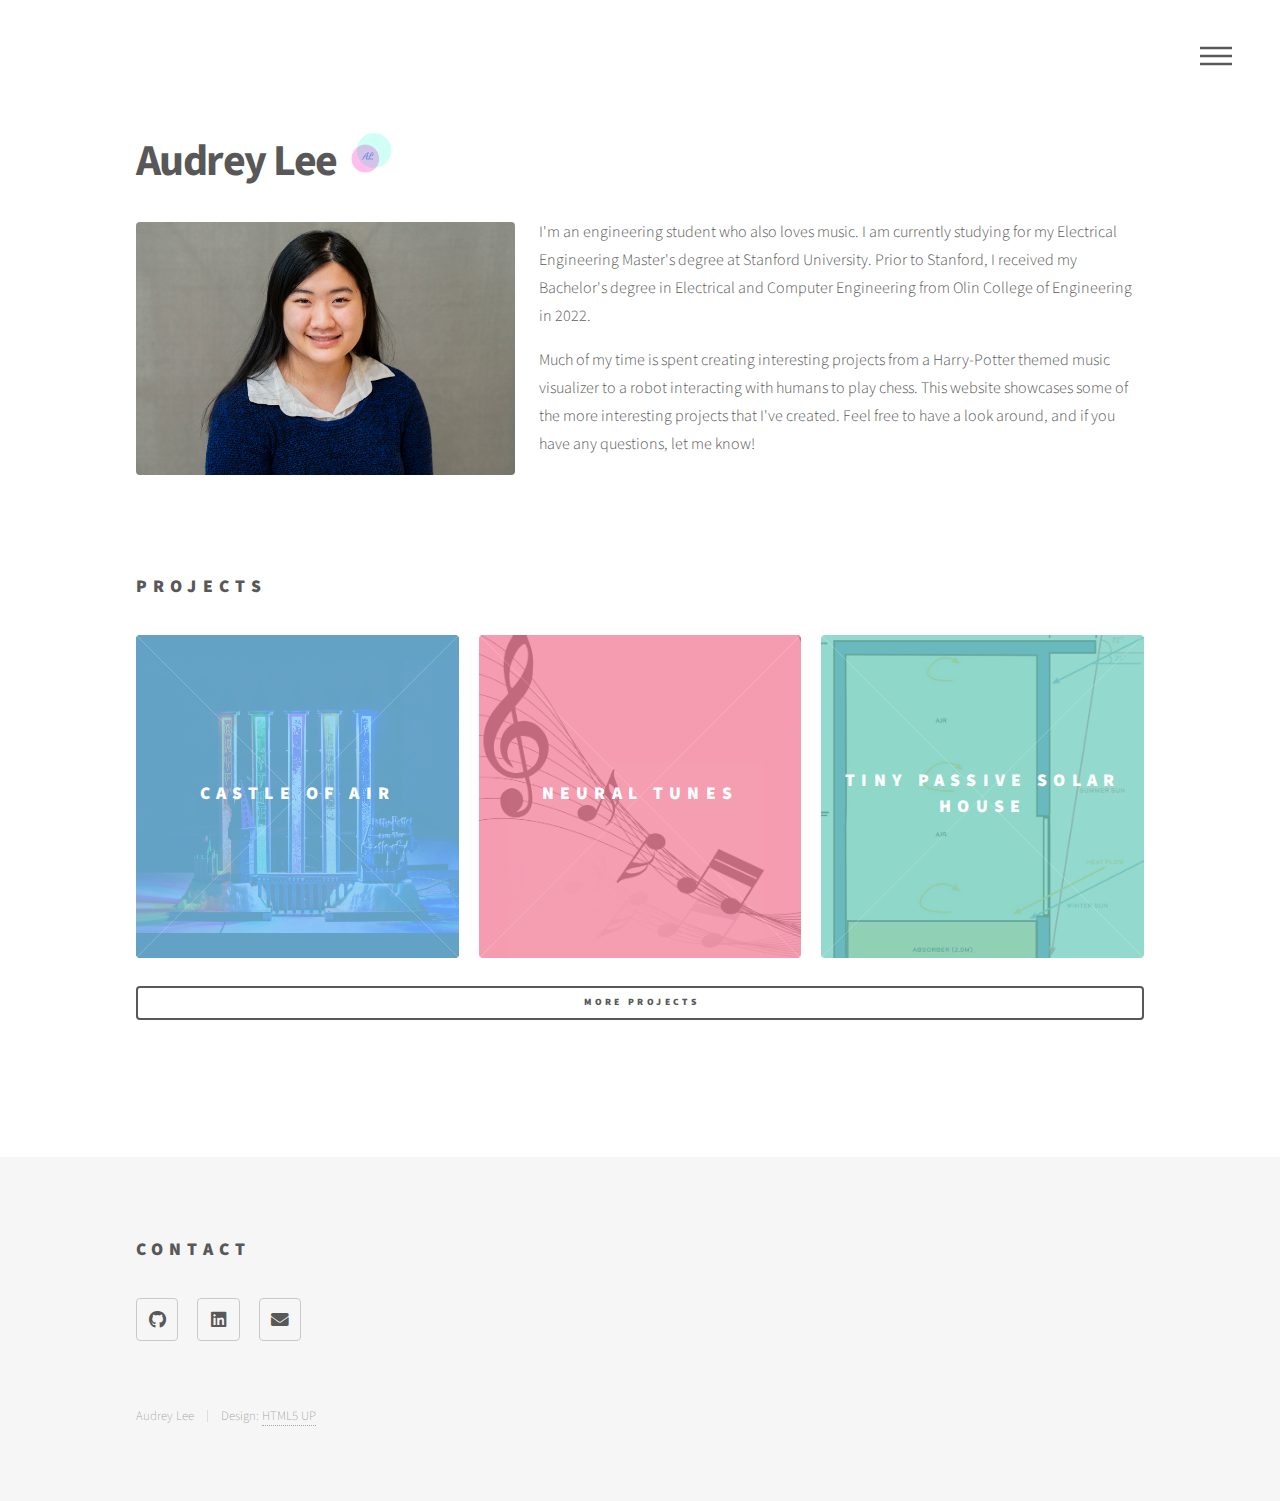
<file: index.html>
<!DOCTYPE HTML>
<!--
	Phantom by HTML5 UP
	html5up.net | @ajlkn
	Free for personal and commercial use under the CCA 3.0 license (html5up.net/license)
-->
<html>
	<head>
		<title>Audrey Lee</title>
		<meta charset="utf-8" />
		<meta name="viewport" content="width=device-width, initial-scale=1, user-scalable=no" />
		<link rel="stylesheet" href="assets/css/main.css" />
		<noscript><link rel="stylesheet" href="assets/css/noscript.css" /></noscript>
		<link rel="shortcut icon" type="image/x-icon" href="favicon.ico" />
	</head>
	<body class="is-preload">
		<!-- Wrapper -->
			<div id="wrapper">

				<!-- Header -->
					<header id="header">
						<div class="inner">

							<!-- Logo -->

							<!-- Nav -->
								<nav>
									<ul>
										<li><a href="#menu">Menu</a></li>
									</ul>
								</nav>

						</div>
					</header>

				<!-- Menu -->
					<nav id="menu">
						<h2>Menu</h2>
						<ul>
							<li><a href="index.html">Home</a></li>
							<li><a href="portfolio.html">Projects</a></li>
							<li><a href="resume.html">Resume</a></li>
						</ul>
					</nav>

				<!-- Main -->
					<div id="main">
						<div class="inner">
							<header>
								<h1>Audrey Lee <span class="image small"><img src="images/Logo.png" alt="" /></span></h1>

								<p>
									<span class="image left large">
										<img src="images/AudreyLee.jpg" alt="" />
									</span>

									I'm an engineering student who also loves music. I am currently studying for my Electrical Engineering Master's degree at Stanford University. Prior to Stanford, I received my Bachelor's degree in Electrical and Computer Engineering from Olin College of Engineering in 2022.
								</p>
								<p>
									Much of my time is spent creating interesting projects from a Harry-Potter themed music visualizer to a robot interacting with humans to play chess. This website showcases some of the more interesting projects that I've created. Feel free to have a look around, and if you have any questions, let me know!
								</p>
							</header>
							<br><br><br>
							<h2>Projects</h2>
							<section class="tiles">
								<article class="style2">
									<span class="image">
										<img src="images/background_structure_mof.png" alt="" />
									</span>
									<a href="castleofair.html">
										<h2>Castle of Air</h2>
										<div class="content">
											<p>Live processing music visualization to enhance your musical experience.</p>
										</div>
									</a>
								</article>
								<article class="style1">
									<span class="image">
										<img src="images/MusicNotes.png" alt="" />
									</span>
									<a href="neuraltunes.html">
										<h2>Neural Tunes</h2>
										<div class="content">
											<p>Generating music with Machine Learning.</p>
										</div>
									</a>
								</article>
								<article class="style3">
									<span class="image">
										<img src="images/DesignHouseQEASquare.jpg" alt="" />
									</span>
									<a href="passivehome.html">
										<h2>Tiny Passive Solar House</h2>
										<div class="content">
											<p>Designing a home to not be dependent on fossil fuels.</p>
										</div>
									</a>
								</article>
								<!--
								<article class="style4">
									<span class="image">
										<img src="images/pic04.jpg" alt="" />
									</span>
									<a href="generic.html">
										<h2>Tempus</h2>
										<div class="content">
											<p>Sed nisl arcu euismod sit amet nisi lorem etiam dolor veroeros et feugiat.</p>
										</div>
									</a>
								</article>
								<article class="style5">
									<span class="image">
										<img src="images/pic05.jpg" alt="" />
									</span>
									<a href="generic.html">
										<h2>Aliquam</h2>
										<div class="content">
											<p>Sed nisl arcu euismod sit amet nisi lorem etiam dolor veroeros et feugiat.</p>
										</div>
									</a>
								</article>
								<article class="style6">
									<span class="image">
										<img src="images/pic06.jpg" alt="" />
									</span>
									<a href="generic.html">
										<h2>Veroeros</h2>
										<div class="content">
											<p>Sed nisl arcu euismod sit amet nisi lorem etiam dolor veroeros et feugiat.</p>
										</div>
									</a>
								</article>
								<article class="style2">
									<span class="image">
										<img src="images/pic07.jpg" alt="" />
									</span>
									<a href="generic.html">
										<h2>Ipsum</h2>
										<div class="content">
											<p>Sed nisl arcu euismod sit amet nisi lorem etiam dolor veroeros et feugiat.</p>
										</div>
									</a>
								</article>
								<article class="style3">
									<span class="image">
										<img src="images/pic08.jpg" alt="" />
									</span>
									<a href="generic.html">
										<h2>Dolor</h2>
										<div class="content">
											<p>Sed nisl arcu euismod sit amet nisi lorem etiam dolor veroeros et feugiat.</p>
										</div>
									</a>
								</article>
								<article class="style1">
									<span class="image">
										<img src="images/pic09.jpg" alt="" />
									</span>
									<a href="generic.html">
										<h2>Nullam</h2>
										<div class="content">
											<p>Sed nisl arcu euismod sit amet nisi lorem etiam dolor veroeros et feugiat.</p>
										</div>
									</a>
								</article>
								<article class="style5">
									<span class="image">
										<img src="images/pic10.jpg" alt="" />
									</span>
									<a href="generic.html">
										<h2>Ultricies</h2>
										<div class="content">
											<p>Sed nisl arcu euismod sit amet nisi lorem etiam dolor veroeros et feugiat.</p>
										</div>
									</a>
								</article>
								<article class="style6">
									<span class="image">
										<img src="images/pic11.jpg" alt="" />
									</span>
									<a href="generic.html">
										<h2>Dictum</h2>
										<div class="content">
											<p>Sed nisl arcu euismod sit amet nisi lorem etiam dolor veroeros et feugiat.</p>
										</div>
									</a>
								</article>
								<article class="style4">
									<span class="image">
										<img src="images/pic12.jpg" alt="" />
									</span>
									<a href="generic.html">
										<h2>Pretium</h2>
										<div class="content">
											<p>Sed nisl arcu euismod sit amet nisi lorem etiam dolor veroeros et feugiat.</p>
										</div>
									</a>
								</article> -->

							</section>
							<br>

							<ul class="actions fit small">
								<li><a href="portfolio.html" class="button fit small">More Projects</a></li>
							</ul>
						</div>
					</div>

				<!-- Footer -->
					<footer id="footer">
						<div class="inner">
							<!-- <section>
								<h2>Get in touch</h2>
								<form method="post" action="#">
									<div class="fields">
										<div class="field half">
											<input type="text" name="name" id="name" placeholder="Name" />
										</div>
										<div class="field half">
											<input type="email" name="email" id="email" placeholder="Email" />
										</div>
										<div class="field">
											<textarea name="message" id="message" placeholder="Message"></textarea>
										</div>
									</div>
									<ul class="actions">
										<li><input type="submit" value="Send" class="primary" /></li>
									</ul>
								</form>
							</section> -->
							<section>
								<h2>Contact</h2>
								<ul class="icons">
									<!-- <li><a href="#" class="icon brands style2 fa-twitter"><span class="label">Twitter</span></a></li>
									<li><a href="#" class="icon brands style2 fa-facebook-f"><span class="label">Facebook</span></a></li>
									<li><a href="#" class="icon brands style2 fa-instagram"><span class="label">Instagram</span></a></li>
									<li><a href="#" class="icon brands style2 fa-dribbble"><span class="label">Dribbble</span></a></li> -->
									<li><a href="https://github.com/Audrey-Lee88" class="icon brands style2 fa-github"><span class="label">GitHub</span></a></li>
									<!-- <li><a href="#" class="icon brands style2 fa-500px"><span class="label">500px</span></a></li>
									<li><a href="#" class="icon solid style2 fa-phone"><span class="label">Phone</span></a></li> -->
									<li><a href="https://www.linkedin.com/in/audrey-lee-3a08a1173/" class="icon brands style2 fa-linkedin"><span class="label">linkedin</span></a></li>
									<li><a href="mailto:alee22@stanford.edu" class="icon solid style2 fa-envelope"><span class="label">Email</span></a></li>

								</ul>

							</section>
							<ul class="copyright">
								<li>Audrey Lee</li><li>Design: <a href="http://html5up.net">HTML5 UP</a></li>
							</ul>
						</div>
					</footer>

			</div>

		<!-- Scripts -->
			<script src="assets/js/jquery.min.js"></script>
			<script src="assets/js/browser.min.js"></script>
			<script src="assets/js/breakpoints.min.js"></script>
			<script src="assets/js/util.js"></script>
			<script src="assets/js/main.js"></script>

	</body>
</html>
</file>
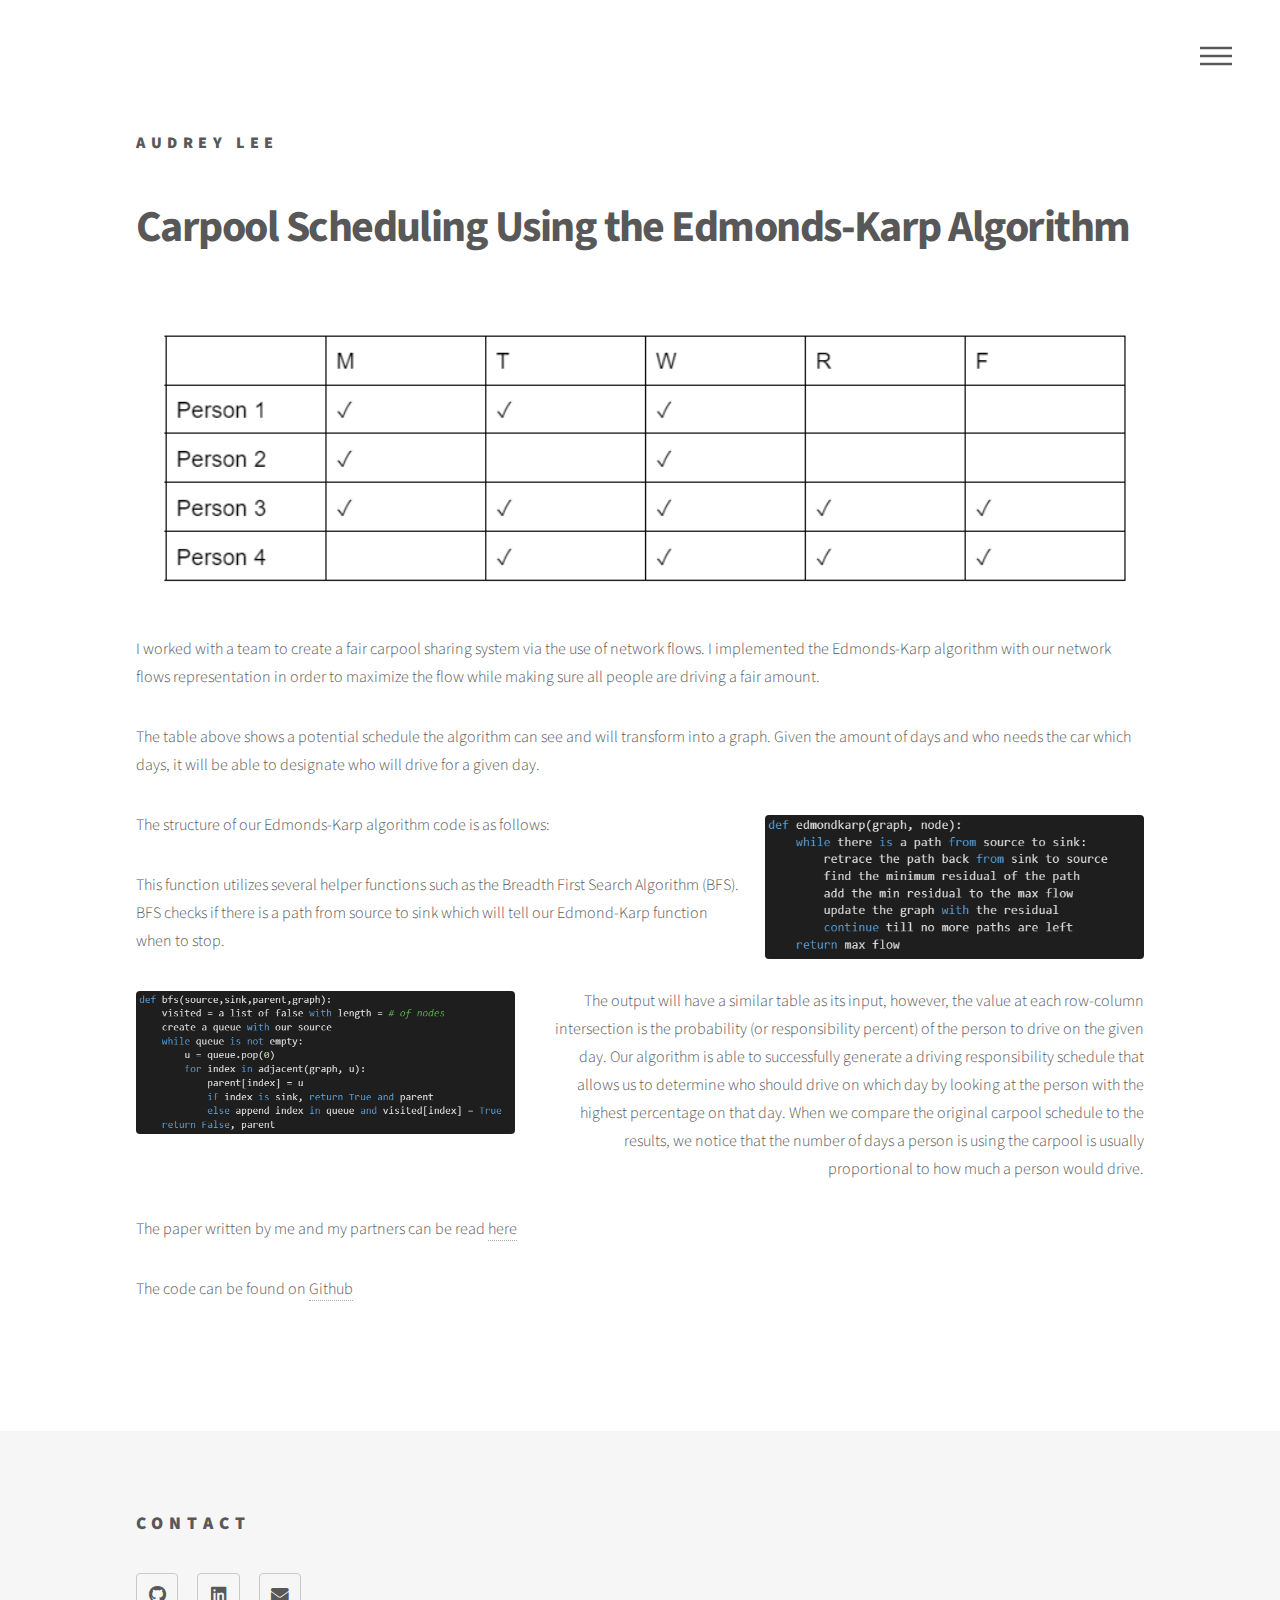
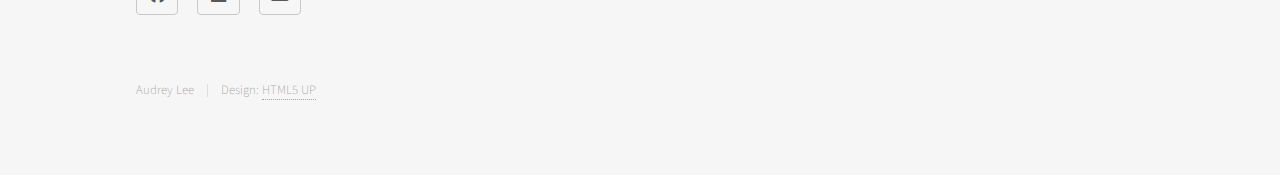
<file: carpool.html>
<!DOCTYPE HTML>
<!--
	Phantom by HTML5 UP
	html5up.net | @ajlkn
	Free for personal and commercial use under the CCA 3.0 license (html5up.net/license)
-->
<html>
	<head>
		<title>Carpool Scheduling - Audrey Lee</title>
		<meta charset="utf-8" />
		<meta name="viewport" content="width=device-width, initial-scale=1, user-scalable=no" />
		<link rel="stylesheet" href="assets/css/main.css" />
		<noscript><link rel="stylesheet" href="assets/css/noscript.css" /></noscript>
    <link rel="shortcut icon" type="image/x-icon" href="favicon.ico" />
	</head>
	<body class="is-preload">
		<!-- Wrapper -->
			<div id="wrapper">

				<!-- Header -->
					<header id="header">
						<div class="inner">

							<!-- Logo -->
								<a href="index.html" class="logo">
                  <span class="title">Audrey Lee</span>
								</a>

							<!-- Nav -->
								<nav>
									<ul>
										<li><a href="#menu">Menu</a></li>
									</ul>
								</nav>

						</div>
					</header>

				<!-- Menu -->
        <nav id="menu">
          <h2>Menu</h2>
          <ul>
            <li><a href="index.html">Home</a></li>
            <li><a href="portfolio.html">Projects</a></li>
            <li><a href="resume.html">Resume</a></li>
          </ul>
        </nav>

				<!-- Main -->
					<div id="main">
						<div class="inner">
							<h1>Carpool Scheduling Using the Edmonds-Karp Algorithm</h1>
              <span class="image fit">
                <img src="images/Carpool.PNG" alt="" />
              </span>
              <p>
								I worked with a team to create a fair carpool sharing system via the use of network flows.
								I implemented the Edmonds-Karp algorithm with our network flows representation in order to maximize the flow while making sure all people are driving a fair amount.
							</p>
							<p>
								The table above shows a potential schedule the algorithm can see and will transform into a graph.
								Given the amount of days and who needs the car which days, it will be able to designate who will drive for a given day.
							</p>

							<div class="col-7"><span class="image right"><img src="images/EdmondKarp.PNG" alt="" /></span></div>
							<p>
								The structure of our Edmonds-Karp algorithm code is as follows:
							</p>

							<p>
								This function utilizes several helper functions such as the Breadth First Search Algorithm (BFS).
								BFS checks if there is a path from source to sink which will tell our Edmond-Karp function when to stop.
							</p>

							<div class="col-7"><span class="image left"><img src="images/BFS.PNG" alt="" /></span></div>

							<p style="text-align:right;">
								The output will have a similar table as its input, however, the value at each row-column intersection is the probability (or responsibility percent) of the person to drive on the given day.
								Our algorithm is able to successfully generate a driving responsibility schedule that allows us to determine who should drive on which day by looking at the person with the highest percentage on that day.
								When we compare the original carpool schedule to the results, we notice that the number of days a person is using the carpool is usually proportional to how much a person would drive.

							</p>

							<p>
								The paper written by me and my partners can be read <a href="PDF/AA_Final_Project.pdf">here</a>
							</p>
              <p>The code can be found on <a href="https://github.com/JackMao981/Carpool">Github</a></p>


                    <div class="box alt">
                      <div class="row gtr-uniform">
                    <!-- <div class="col-7"><span class="image fit"><img src="images/NeuralTunes.png" alt="" /></span></div> -->
                    <!-- <div class="col-5"><span class="image fit"><img src="images/NeuralTunes2.png" alt="" /></span></div> -->
                    </div>
                </div>
            </div>

      </div>

              <!-- Footer -->
      					<footer id="footer">
      						<div class="inner">
                    <section>
      								<h2>Contact</h2>
      								<ul class="icons">
      									<!-- <li><a href="#" class="icon brands style2 fa-twitter"><span class="label">Twitter</span></a></li>
      									<li><a href="#" class="icon brands style2 fa-facebook-f"><span class="label">Facebook</span></a></li>
      									<li><a href="#" class="icon brands style2 fa-instagram"><span class="label">Instagram</span></a></li>
      									<li><a href="#" class="icon brands style2 fa-dribbble"><span class="label">Dribbble</span></a></li> -->
      									<li><a href="https://github.com/Audrey-Lee88" class="icon brands style2 fa-github"><span class="label">GitHub</span></a></li>
      									<!-- <li><a href="#" class="icon brands style2 fa-500px"><span class="label">500px</span></a></li>
      									<li><a href="#" class="icon solid style2 fa-phone"><span class="label">Phone</span></a></li> -->
      									<li><a href="https://www.linkedin.com/in/audrey-lee-3a08a1173/" class="icon brands style2 fa-linkedin"><span class="label">linkedin</span></a></li>
												<li><a href="mailto:alee22@stanford.edu" class="icon solid style2 fa-envelope"><span class="label">Email</span></a></li>

      								</ul>

      							</section>
      							<ul class="copyright">
      								<li>Audrey Lee</li><li>Design: <a href="http://html5up.net">HTML5 UP</a></li>
      							</ul>
      						</div>
      					</footer>

      			</div>

      		<!-- Scripts -->
      			<script src="assets/js/jquery.min.js"></script>
      			<script src="assets/js/browser.min.js"></script>
      			<script src="assets/js/breakpoints.min.js"></script>
      			<script src="assets/js/util.js"></script>
      			<script src="assets/js/main.js"></script>

      	</body>
      </html>
</file>
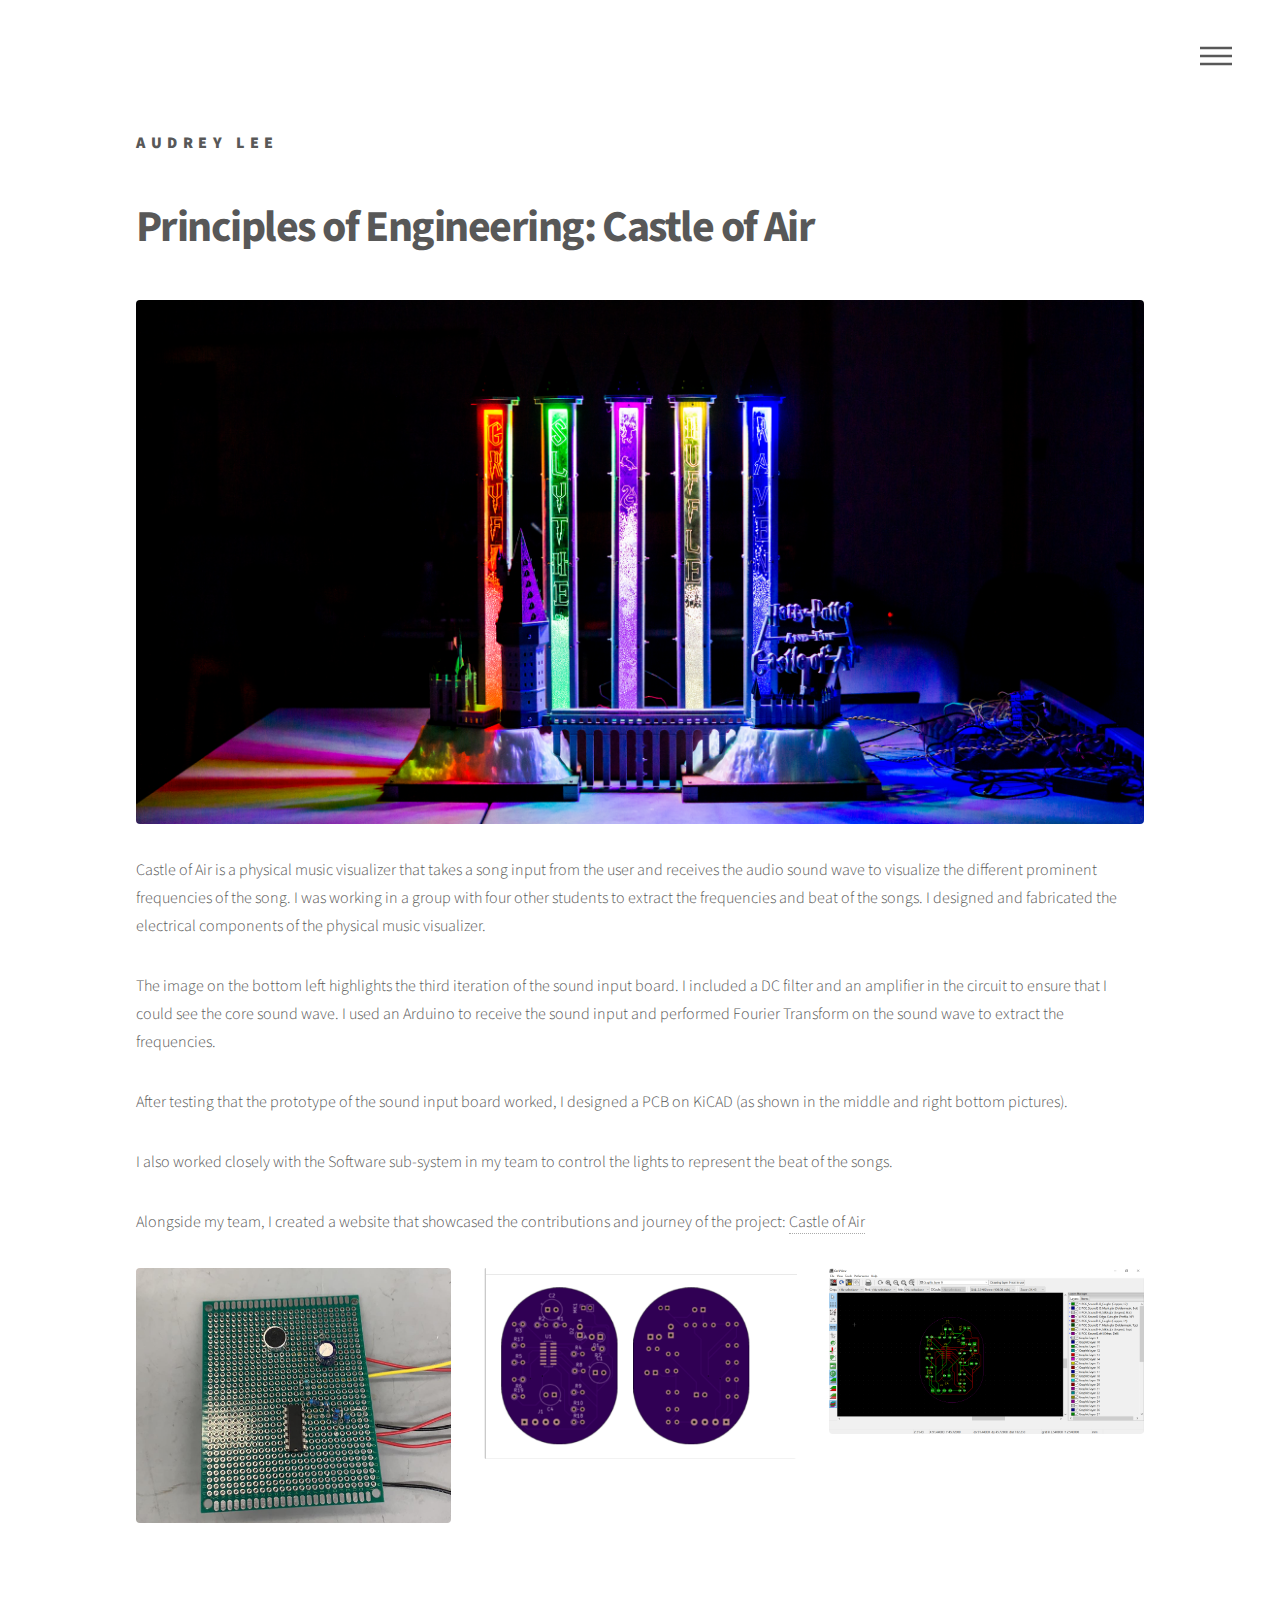
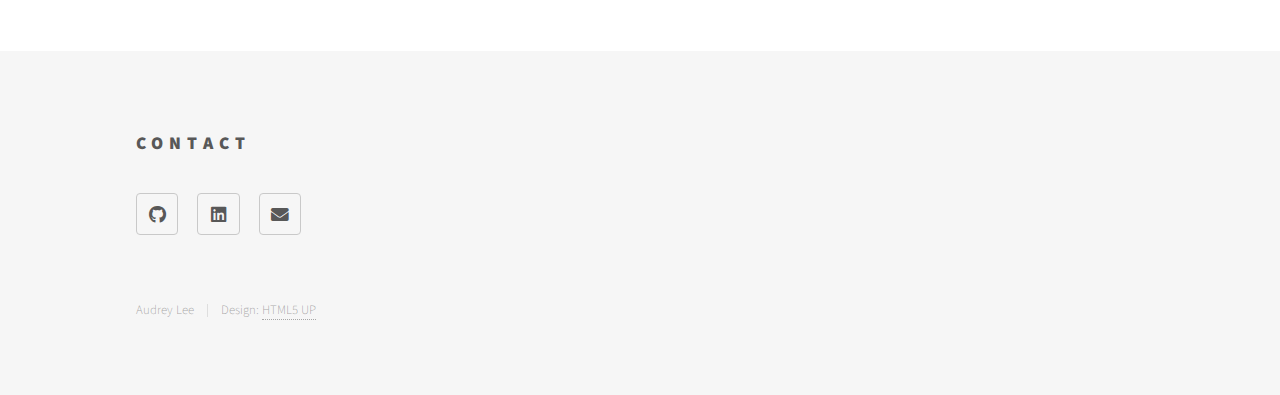
<file: castleofair.html>
<!DOCTYPE HTML>
<!--
	Phantom by HTML5 UP
	html5up.net | @ajlkn
	Free for personal and commercial use under the CCA 3.0 license (html5up.net/license)
-->
<html>
	<head>
		<title>Castle of Air - Audrey Lee</title>
		<meta charset="utf-8" />
		<meta name="viewport" content="width=device-width, initial-scale=1, user-scalable=no" />
		<link rel="stylesheet" href="assets/css/main.css" />
		<noscript><link rel="stylesheet" href="assets/css/noscript.css" /></noscript>
    <link rel="shortcut icon" type="image/x-icon" href="favicon.ico" />
	</head>
	<body class="is-preload">
		<!-- Wrapper -->
			<div id="wrapper">

				<!-- Header -->
					<header id="header">
						<div class="inner">

							<!-- Logo -->
								<a href="index.html" class="logo">
                  <span class="title">Audrey Lee</span>
								</a>

							<!-- Nav -->
								<nav>
									<ul>
										<li><a href="#menu">Menu</a></li>
									</ul>
								</nav>

						</div>
					</header>

				<!-- Menu -->
        <nav id="menu">
          <h2>Menu</h2>
          <ul>
            <li><a href="index.html">Home</a></li>
            <li><a href="portfolio.html">Projects</a></li>
            <li><a href="resume.html">Resume</a></li>
          </ul>
        </nav>

				<!-- Main -->
					<div id="main">
						<div class="inner">
							<h1>Principles of Engineering: Castle of Air</h1>
              <span class="image fit">
                <img src="images/background_structure.png" alt="" />
              </span>
              <p>
                Castle of Air is a physical music visualizer that takes a song input from the user and receives the audio sound wave to visualize the different prominent frequencies of the song. I was working in a group with four other students to extract the frequencies and beat of the songs. I designed and fabricated the electrical components of the physical music visualizer.
                </p>
              <p>
The image on the bottom left highlights the third iteration of the sound input board. I included a DC filter and an amplifier in the circuit to ensure that I could see the core sound wave. I used an Arduino to receive the sound input and performed Fourier Transform on the sound wave to extract the frequencies.
            </p>
            <p>
After testing that the prototype of the sound input board worked, I designed a PCB on KiCAD (as shown in the middle and right bottom pictures).
            </p>
            <p>
I also worked closely with the Software sub-system in my team to control the lights to represent the beat of the songs.
            </p>

            <p>Alongside my team, I created a website that showcased the contributions and journey of the project: <a href="http://poe.olin.edu/2019/castleofair/">Castle of Air</a></p>
            <div class="box alt">
              <div class="row gtr-uniform">
            <div class="col-4"><span class="image fit"><img src="images/12_6_19_pic1.png" alt="" /></span></div>
            <div class="col-4"><span class="image fit"><img src="images/11_12_pic2.png" alt="" /></span></div>
            <div class="col-4"><span class="image fit"><img src="images/11_12_pic1.png" alt="" /></span></div>
          </div>
        </div>

						</div>
					</div>

				<!-- Footer -->
					<footer id="footer">
						<div class="inner">
              <section>
								<h2>Contact</h2>
								<ul class="icons">
									<!-- <li><a href="#" class="icon brands style2 fa-twitter"><span class="label">Twitter</span></a></li>
									<li><a href="#" class="icon brands style2 fa-facebook-f"><span class="label">Facebook</span></a></li>
									<li><a href="#" class="icon brands style2 fa-instagram"><span class="label">Instagram</span></a></li>
									<li><a href="#" class="icon brands style2 fa-dribbble"><span class="label">Dribbble</span></a></li> -->
									<li><a href="https://github.com/Audrey-Lee88" class="icon brands style2 fa-github"><span class="label">GitHub</span></a></li>
									<!-- <li><a href="#" class="icon brands style2 fa-500px"><span class="label">500px</span></a></li>
									<li><a href="#" class="icon solid style2 fa-phone"><span class="label">Phone</span></a></li> -->
									<li><a href="https://www.linkedin.com/in/audrey-lee-3a08a1173/" class="icon brands style2 fa-linkedin"><span class="label">linkedin</span></a></li>
									<li><a href="mailto:alee22@stanford.edu" class="icon solid style2 fa-envelope"><span class="label">Email</span></a></li>

								</ul>
							</section>
							<ul class="copyright">
								<li>Audrey Lee</li><li>Design: <a href="http://html5up.net">HTML5 UP</a></li>
							</ul>
						</div>
					</footer>

			</div>

		<!-- Scripts -->
			<script src="assets/js/jquery.min.js"></script>
			<script src="assets/js/browser.min.js"></script>
			<script src="assets/js/breakpoints.min.js"></script>
			<script src="assets/js/util.js"></script>
			<script src="assets/js/main.js"></script>

	</body>
</html>
</file>
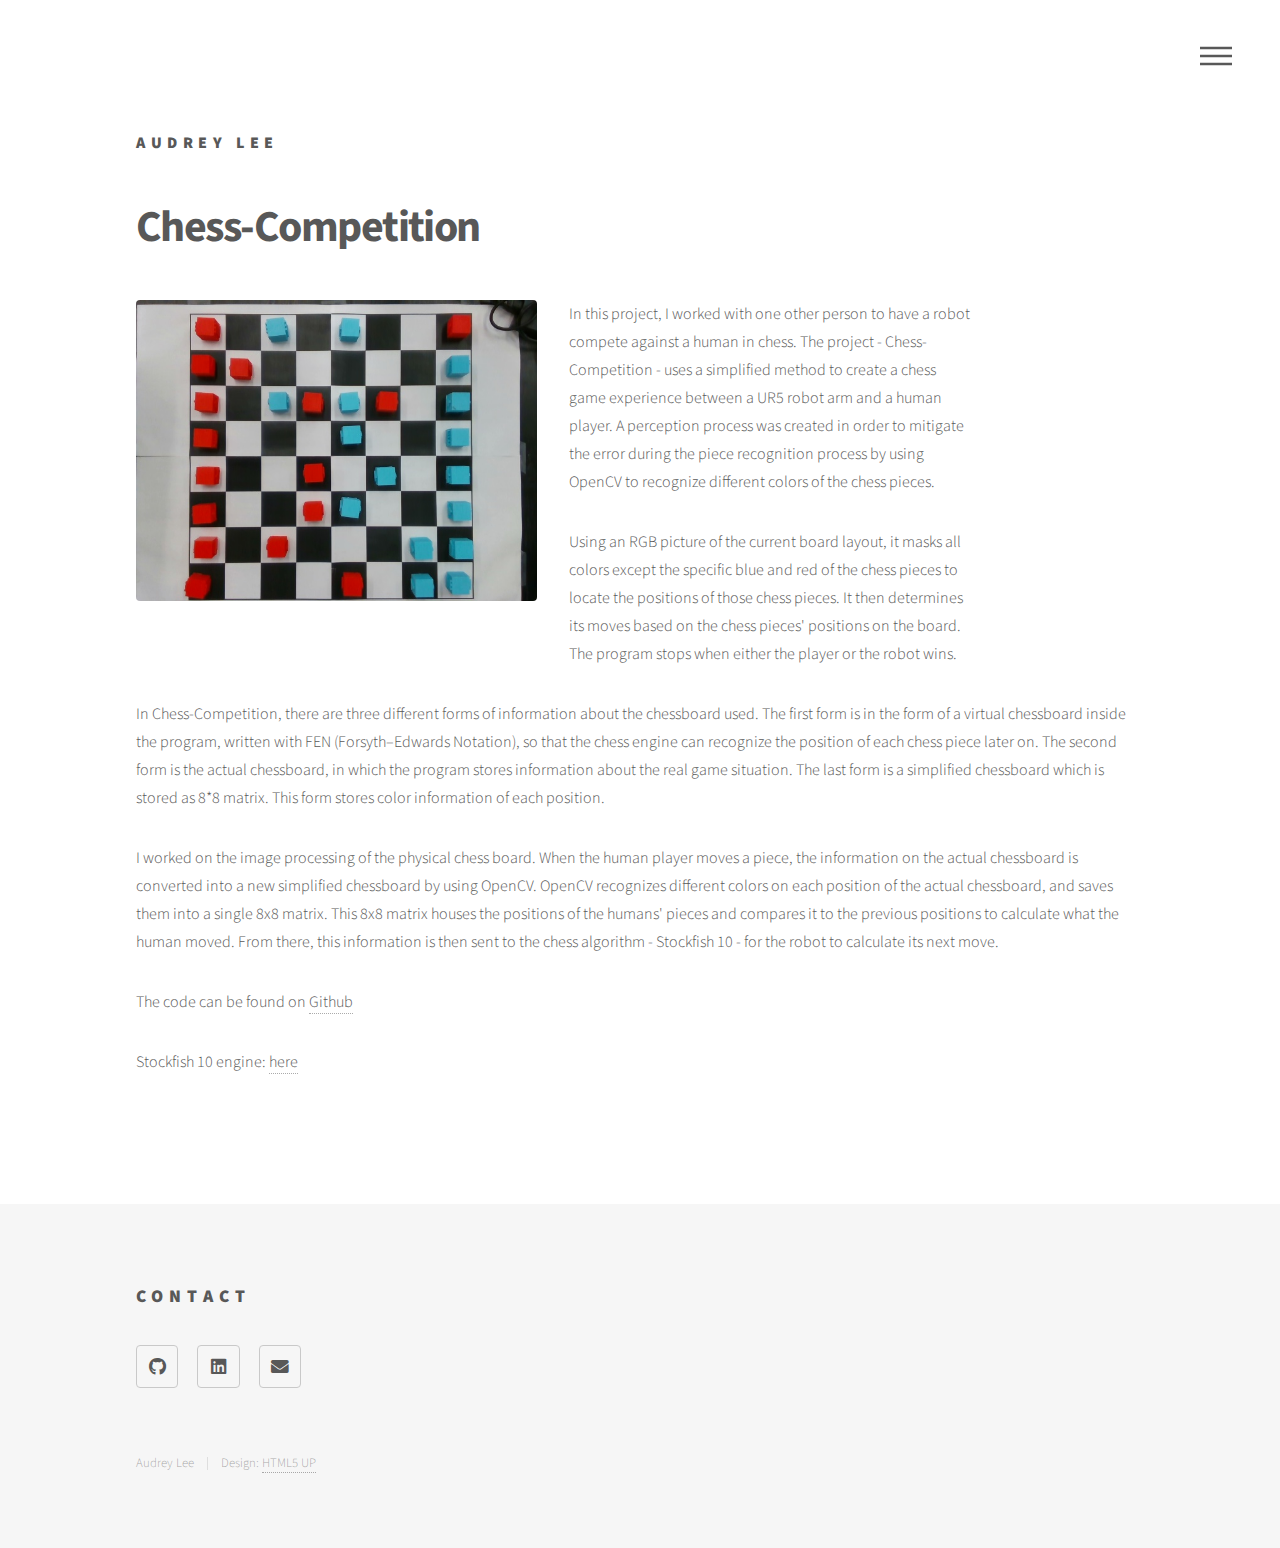
<file: ChessCompetition.html>
<!DOCTYPE HTML>
<!--
	Phantom by HTML5 UP
	html5up.net | @ajlkn
	Free for personal and commercial use under the CCA 3.0 license (html5up.net/license)
-->
<html>
	<head>
		<title>Chess-Competition - Audrey Lee</title>
		<meta charset="utf-8" />
		<meta name="viewport" content="width=device-width, initial-scale=1, user-scalable=no" />
		<link rel="stylesheet" href="assets/css/main.css" />
		<noscript><link rel="stylesheet" href="assets/css/noscript.css" /></noscript>
    <link rel="shortcut icon" type="image/x-icon" href="favicon.ico" />
	</head>
	<body class="is-preload">
		<!-- Wrapper -->
			<div id="wrapper">

				<!-- Header -->
					<header id="header">
						<div class="inner">

							<!-- Logo -->
								<a href="index.html" class="logo">
                  <span class="title">Audrey Lee</span>
								</a>

							<!-- Nav -->
								<nav>
									<ul>
										<li><a href="#menu">Menu</a></li>
									</ul>
								</nav>

						</div>
					</header>

				<!-- Menu -->
        <nav id="menu">
          <h2>Menu</h2>
          <ul>
            <li><a href="index.html">Home</a></li>
            <li><a href="portfolio.html">Projects</a></li>
            <li><a href="resume.html">Resume</a></li>
          </ul>
        </nav>

				<!-- Main -->
					<div id="main">
						<div class="inner">
							<h1>Chess-Competition</h1>
              <div class="box alt">
              <div class="row gtr-uniform">
                <div class="col-5"><span class="image fit"><img src="images/opencv_frame_0.jpeg" alt="" /></span></div>

                <div class="col-5">
                  <p>In this project, I worked with one other person to have a robot compete against a human in chess. The project - Chess-Competition - uses a simplified method to create a chess game experience between a UR5 robot arm and a human player. A perception process was created in order to mitigate the error during the piece recognition process by using OpenCV to recognize different colors of the chess pieces. </p>
                  <p>Using an RGB picture of the current board layout, it masks all colors except the specific blue and red of the chess pieces to locate the positions of those chess pieces. It then determines its moves based on the chess pieces' positions on the board. The program stops when either the player or the robot wins.</p>

                </div>
            </div>
            </div>

            <p>
              In Chess-Competition, there are three different forms of information about the chessboard used. The first form is in the form of a virtual chessboard inside the program, written with FEN (Forsyth–Edwards Notation), so that the chess engine can recognize the position of each chess piece later on. The second form is the actual chessboard, in which the program stores information about the real game situation. The last form is a simplified chessboard which is stored as 8*8 matrix. This form stores color information of each position.
            </p>

            <p>
              I worked on the image processing of the physical chess board. When the human player moves a piece, the information on the actual chessboard is converted into a new simplified chessboard by using OpenCV. OpenCV recognizes different colors on each position of the actual chessboard, and saves them into a single 8x8 matrix. This 8x8 matrix houses the positions of the humans' pieces and compares it to the previous positions to calculate what the human moved. From there, this information is then sent to the chess algorithm - Stockfish 10 - for the robot to calculate its next move.
            </p>
            <p>
              The code can be found on <a href="https://github.com/olinrobotics/hiro/tree/master/hiro_archive/Fall_2018/chess">Github</a>
            </p>
            <p>
              Stockfish 10 engine: <a href="https://stockfishchess.org/">here</a>
            </p>
          </div>
        </div>


              <!-- Footer -->
      					<footer id="footer">
      						<div class="inner">
                    <section>
      								<h2>Contact</h2>
      								<ul class="icons">
      									<!-- <li><a href="#" class="icon brands style2 fa-twitter"><span class="label">Twitter</span></a></li>
      									<li><a href="#" class="icon brands style2 fa-facebook-f"><span class="label">Facebook</span></a></li>
      									<li><a href="#" class="icon brands style2 fa-instagram"><span class="label">Instagram</span></a></li>
      									<li><a href="#" class="icon brands style2 fa-dribbble"><span class="label">Dribbble</span></a></li> -->
      									<li><a href="https://github.com/Audrey-Lee88" class="icon brands style2 fa-github"><span class="label">GitHub</span></a></li>
      									<!-- <li><a href="#" class="icon brands style2 fa-500px"><span class="label">500px</span></a></li>
      									<li><a href="#" class="icon solid style2 fa-phone"><span class="label">Phone</span></a></li> -->
      									<li><a href="https://www.linkedin.com/in/audrey-lee-3a08a1173/" class="icon brands style2 fa-linkedin"><span class="label">linkedin</span></a></li>
												<li><a href="mailto:alee22@stanford.edu" class="icon solid style2 fa-envelope"><span class="label">Email</span></a></li>

      								</ul>

      							</section>
      							<ul class="copyright">
      								<li>Audrey Lee</li><li>Design: <a href="http://html5up.net">HTML5 UP</a></li>
      							</ul>
      						</div>
      					</footer>

      			</div>

      		<!-- Scripts -->
      			<script src="assets/js/jquery.min.js"></script>
      			<script src="assets/js/browser.min.js"></script>
      			<script src="assets/js/breakpoints.min.js"></script>
      			<script src="assets/js/util.js"></script>
      			<script src="assets/js/main.js"></script>

      	</body>
      </html>
</file>
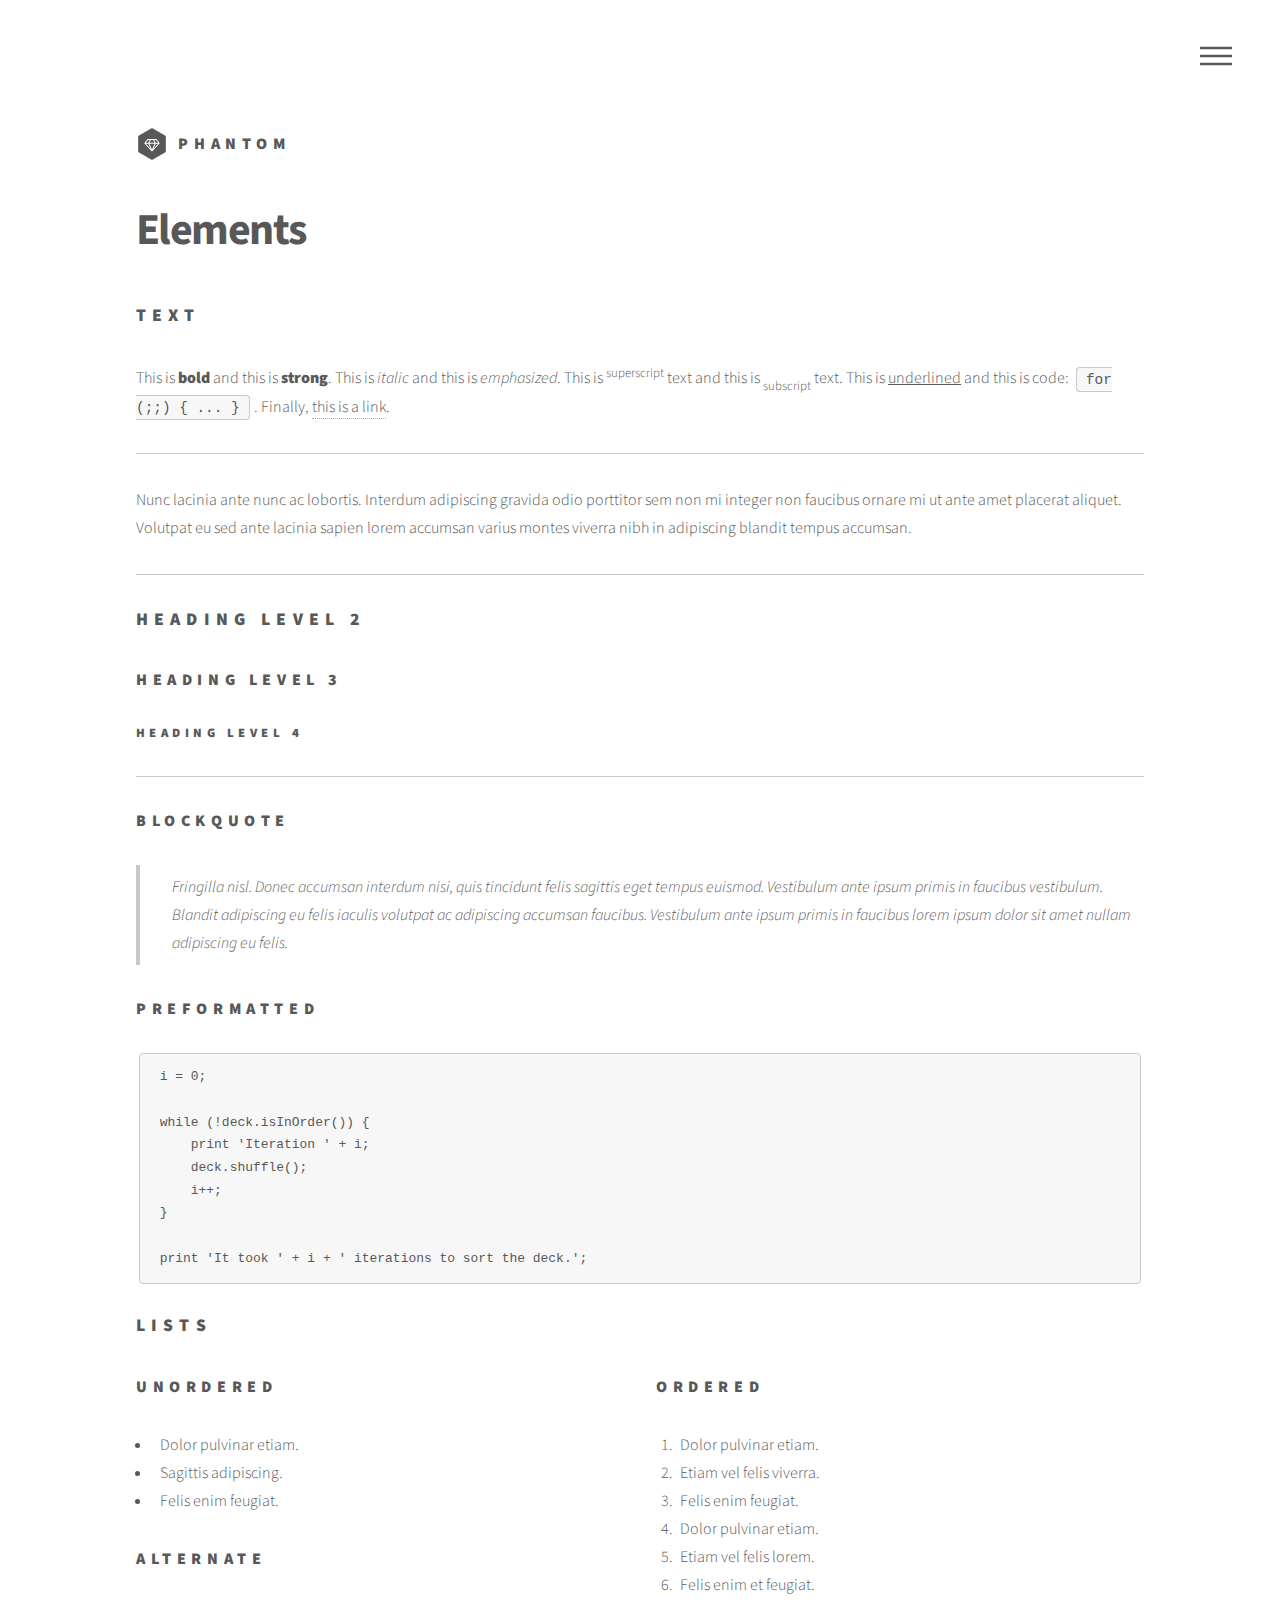
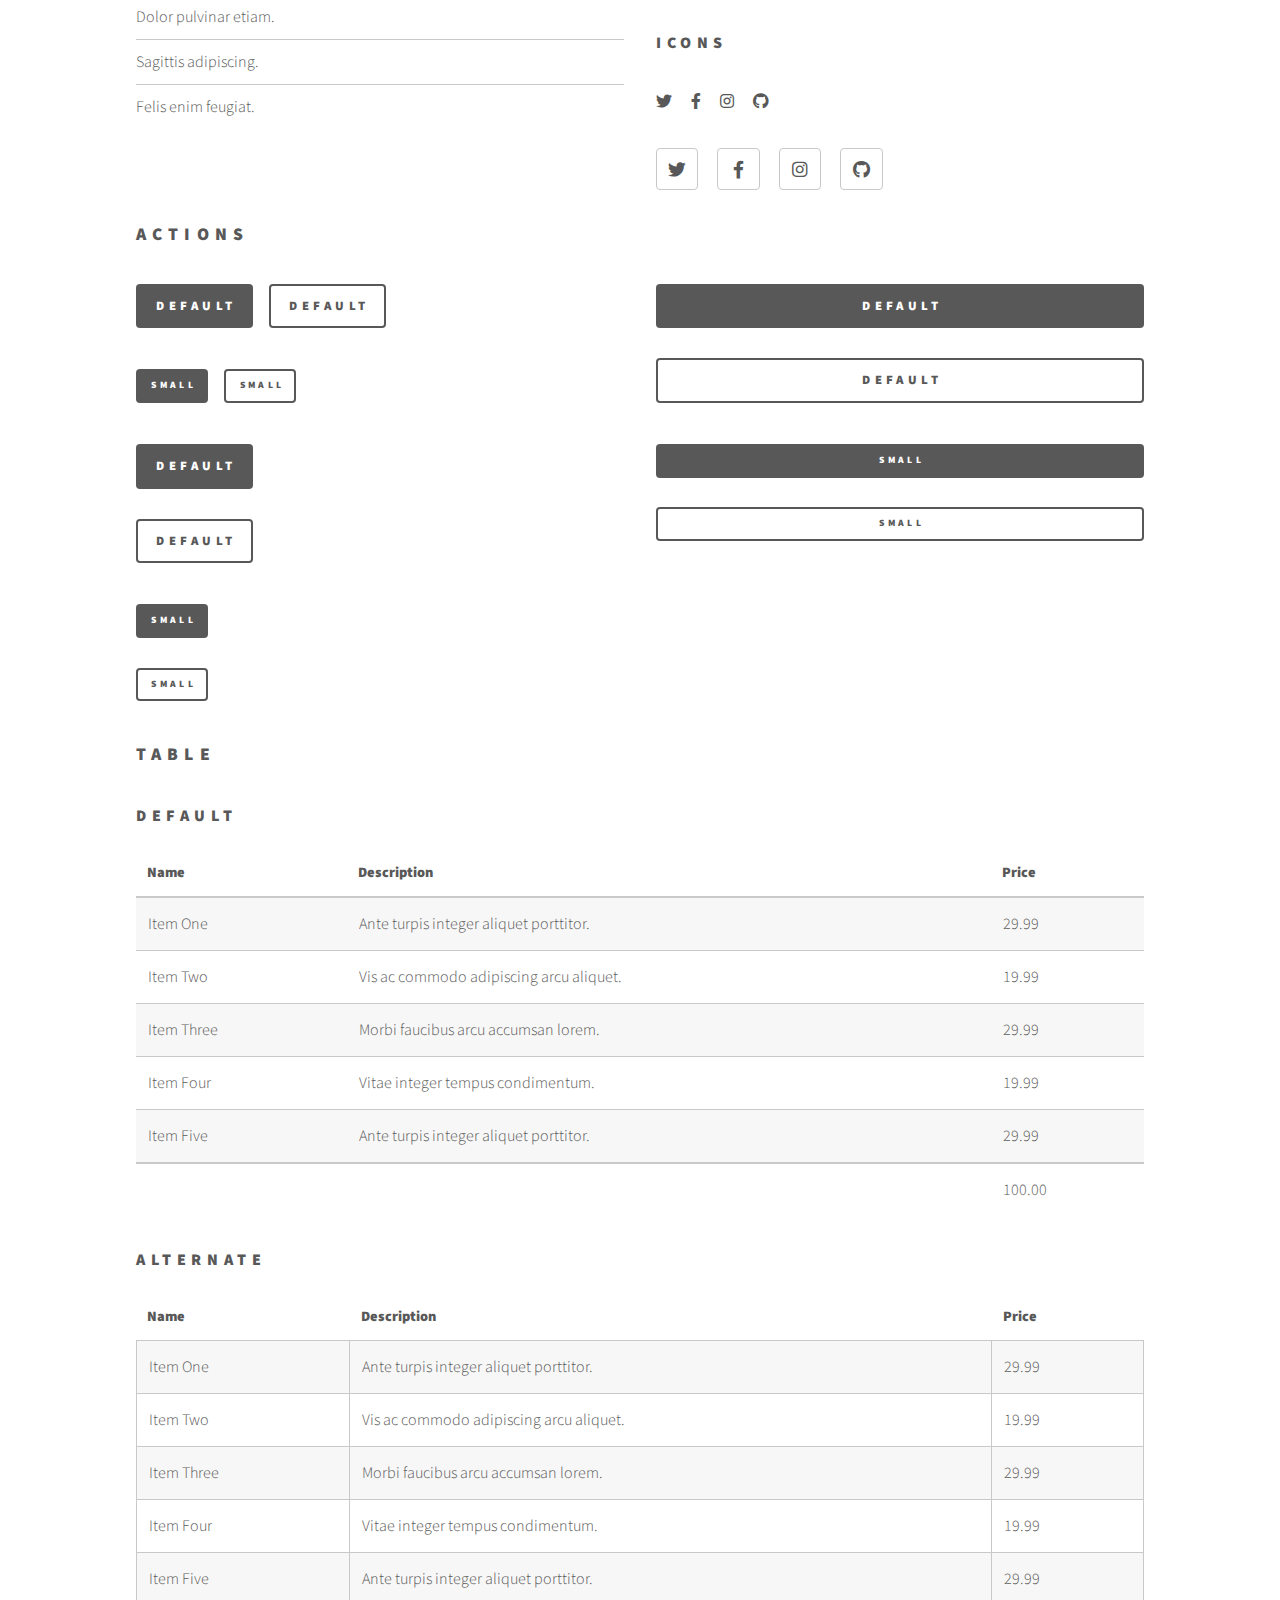
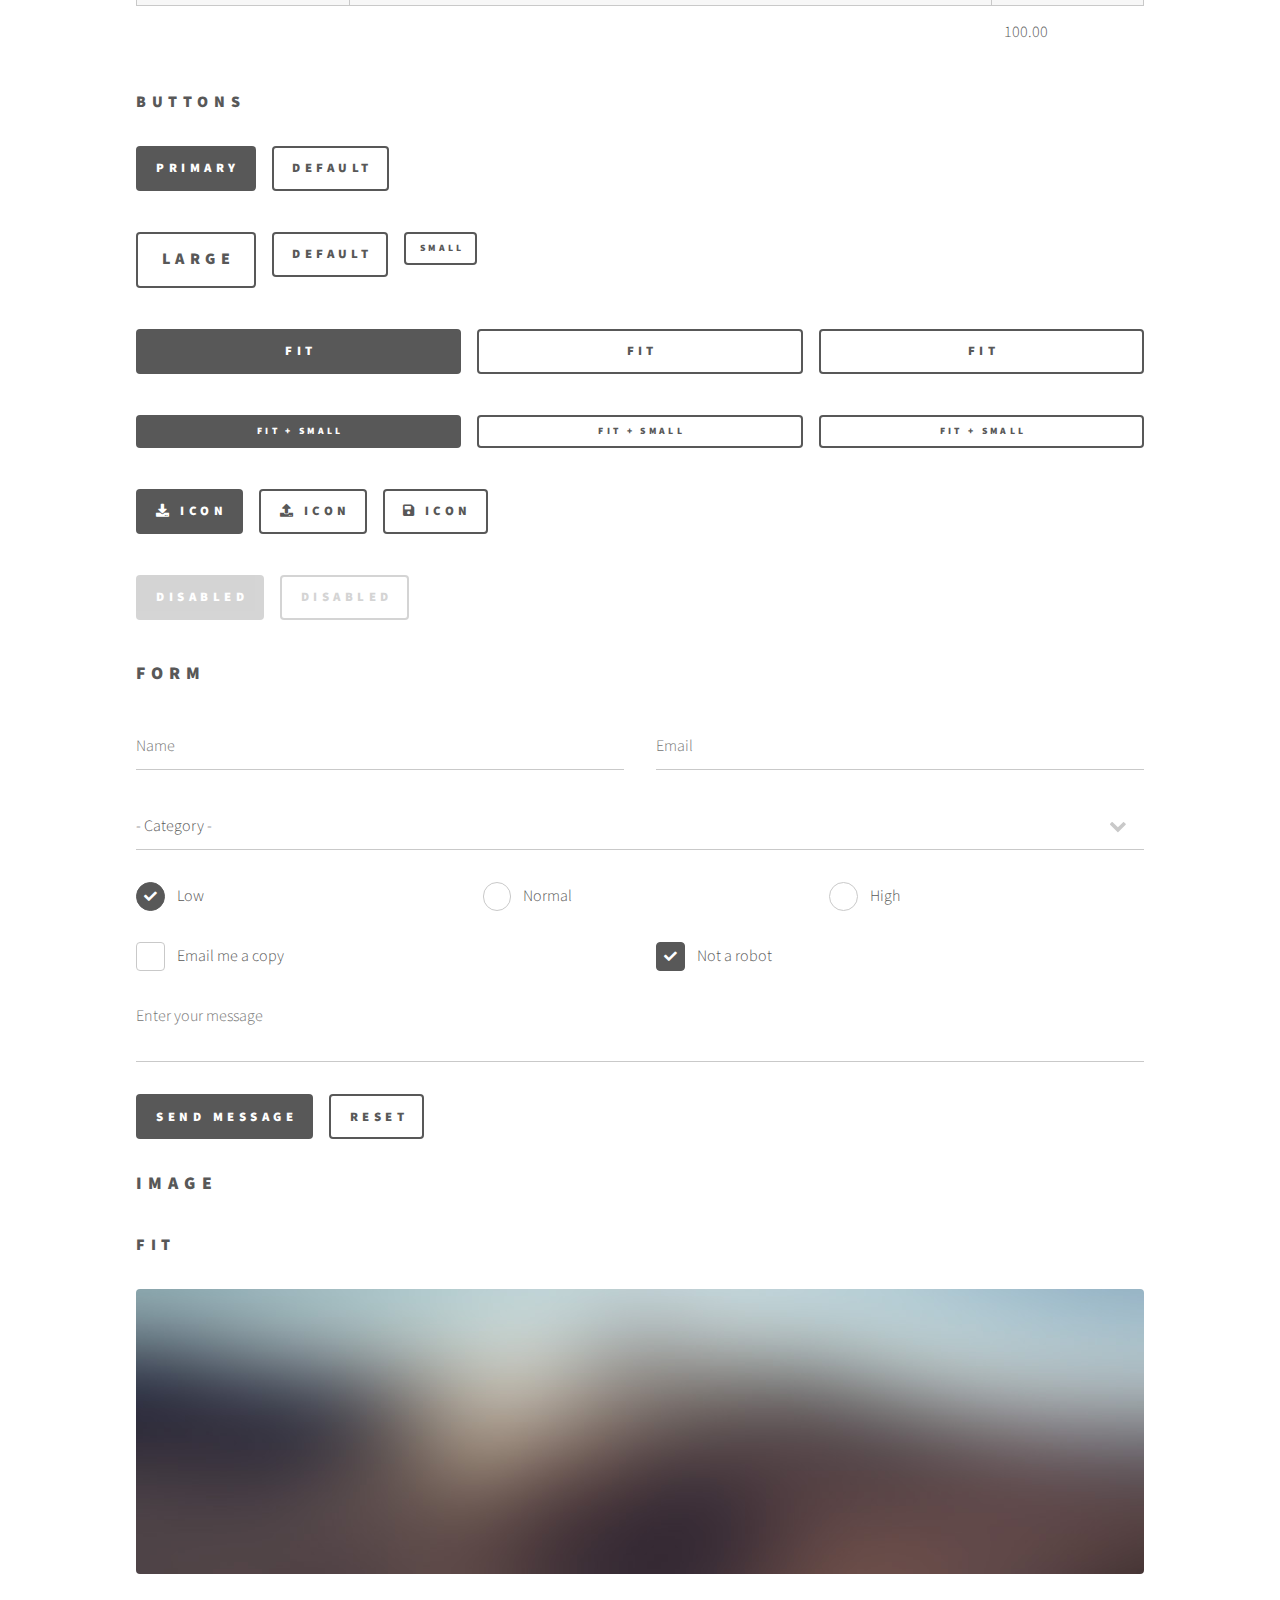
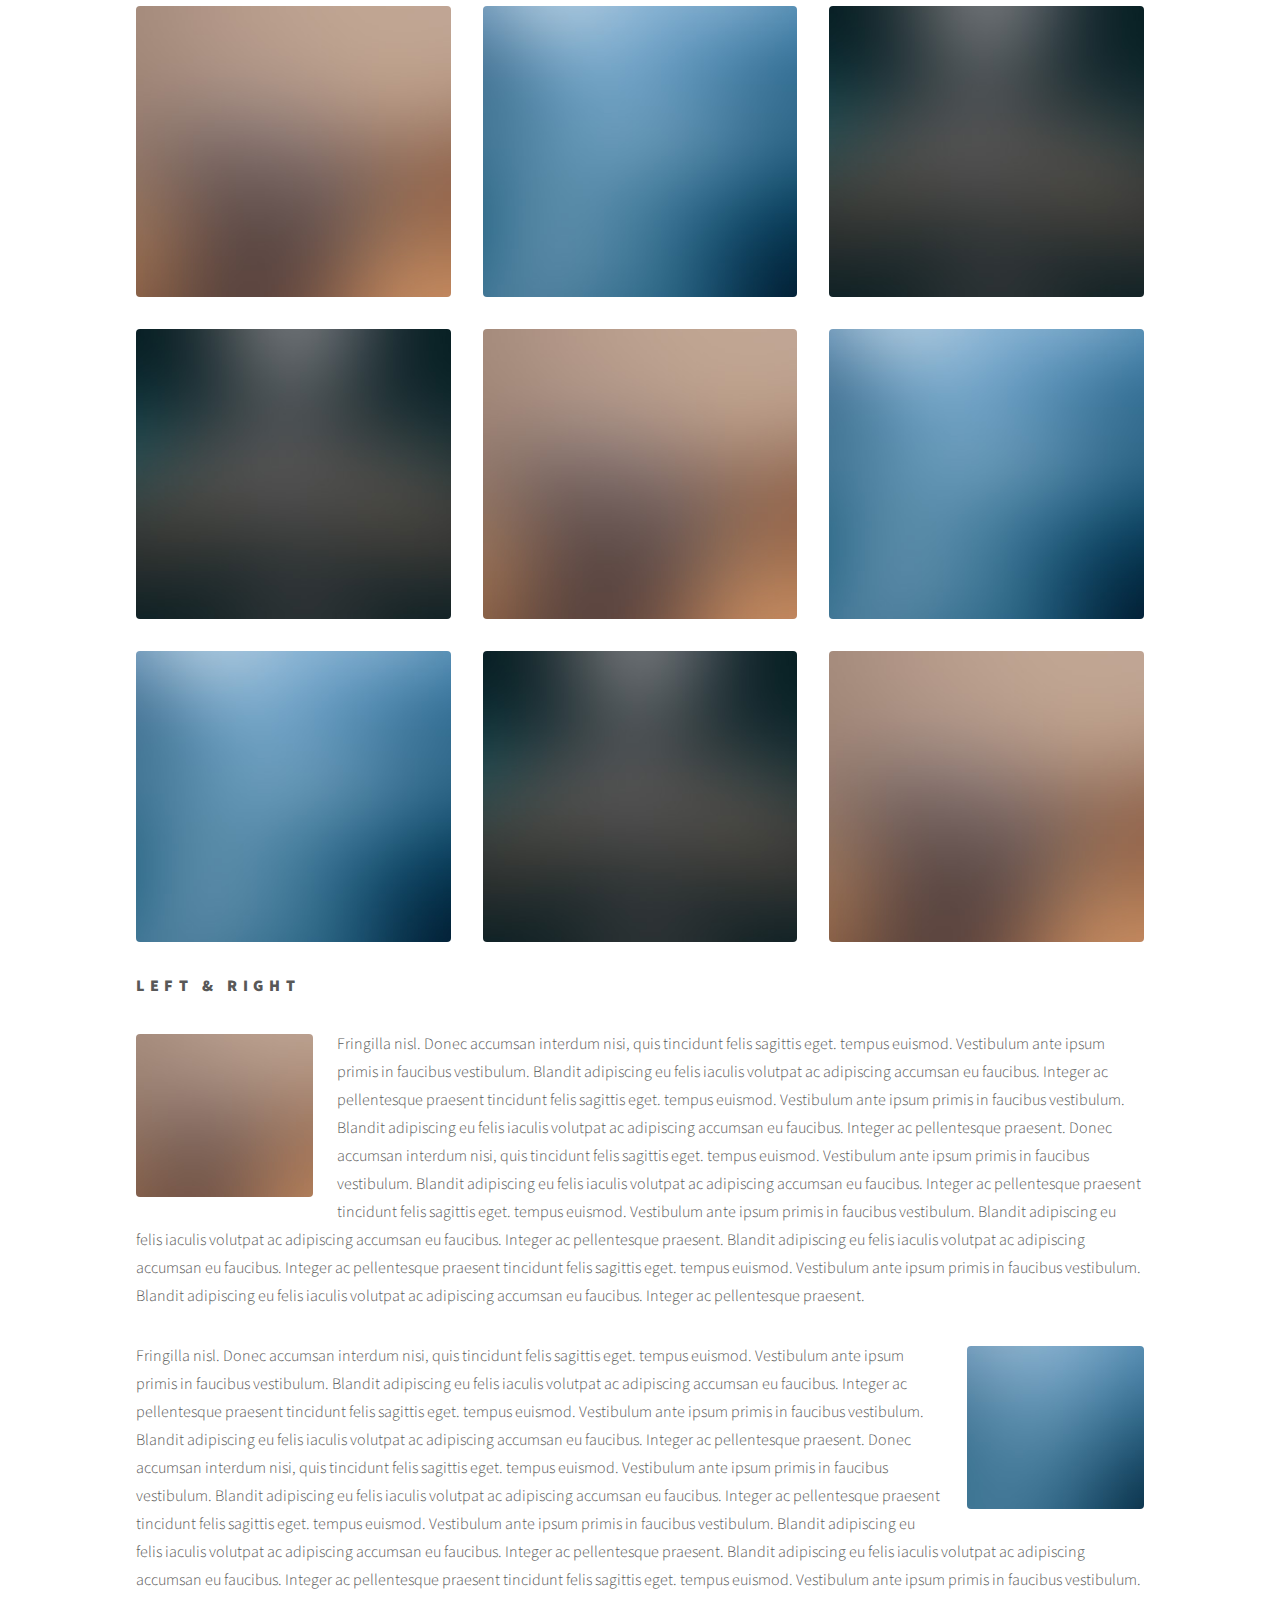
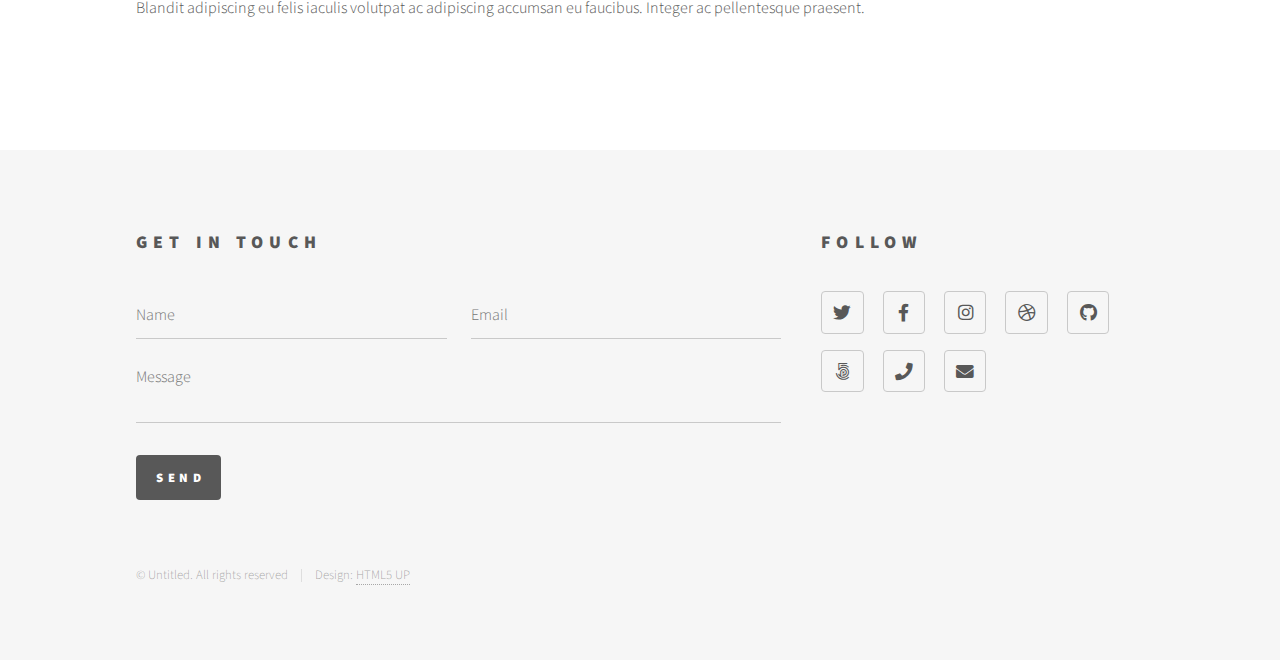
<file: elements.html>
<!DOCTYPE HTML>
<!--
	Phantom by HTML5 UP
	html5up.net | @ajlkn
	Free for personal and commercial use under the CCA 3.0 license (html5up.net/license)
-->
<html>
	<head>
		<title>Elements - Phantom by HTML5 UP</title>
		<meta charset="utf-8" />
		<meta name="viewport" content="width=device-width, initial-scale=1, user-scalable=no" />
		<link rel="stylesheet" href="assets/css/main.css" />
		<noscript><link rel="stylesheet" href="assets/css/noscript.css" /></noscript>
	</head>
	<body class="is-preload">
		<!-- Wrapper -->
			<div id="wrapper">

				<!-- Header -->
					<header id="header">
						<div class="inner">

							<!-- Logo -->
								<a href="index.html" class="logo">
									<span class="symbol"><img src="images/logo.svg" alt="" /></span><span class="title">Phantom</span>
								</a>

							<!-- Nav -->
								<nav>
									<ul>
										<li><a href="#menu">Menu</a></li>
									</ul>
								</nav>

						</div>
					</header>

				<!-- Menu -->
					<nav id="menu">
						<h2>Menu</h2>
						<ul>
							<li><a href="index.html">Home</a></li>
							<li><a href="generic.html">Ipsum veroeros</a></li>
							<li><a href="generic.html">Tempus etiam</a></li>
							<li><a href="generic.html">Consequat dolor</a></li>
							<li><a href="elements.html">Elements</a></li>
						</ul>
					</nav>

				<!-- Main -->
					<div id="main">
						<div class="inner">
							<h1>Elements</h1>

							<!-- Text -->
								<section>
									<h2>Text</h2>
									<p>This is <b>bold</b> and this is <strong>strong</strong>. This is <i>italic</i> and this is <em>emphasized</em>.
									This is <sup>superscript</sup> text and this is <sub>subscript</sub> text.
									This is <u>underlined</u> and this is code: <code>for (;;) { ... }</code>. Finally, <a href="#">this is a link</a>.</p>
									<hr />
									<p>Nunc lacinia ante nunc ac lobortis. Interdum adipiscing gravida odio porttitor sem non mi integer non faucibus ornare mi ut ante amet placerat aliquet. Volutpat eu sed ante lacinia sapien lorem accumsan varius montes viverra nibh in adipiscing blandit tempus accumsan.</p>
									<hr />
									<h2>Heading Level 2</h2>
									<h3>Heading Level 3</h3>
									<h4>Heading Level 4</h4>
									<hr />
									<h3>Blockquote</h3>
									<blockquote>Fringilla nisl. Donec accumsan interdum nisi, quis tincidunt felis sagittis eget tempus euismod. Vestibulum ante ipsum primis in faucibus vestibulum. Blandit adipiscing eu felis iaculis volutpat ac adipiscing accumsan faucibus. Vestibulum ante ipsum primis in faucibus lorem ipsum dolor sit amet nullam adipiscing eu felis.</blockquote>
									<h3>Preformatted</h3>
									<pre><code>i = 0;

while (!deck.isInOrder()) {
    print 'Iteration ' + i;
    deck.shuffle();
    i++;
}

print 'It took ' + i + ' iterations to sort the deck.';</code></pre>
								</section>

							<!-- Lists -->
								<section>
									<h2>Lists</h2>
									<div class="row">
										<div class="col-6 col-12-medium">
											<h3>Unordered</h3>
											<ul>
												<li>Dolor pulvinar etiam.</li>
												<li>Sagittis adipiscing.</li>
												<li>Felis enim feugiat.</li>
											</ul>
											<h3>Alternate</h3>
											<ul class="alt">
												<li>Dolor pulvinar etiam.</li>
												<li>Sagittis adipiscing.</li>
												<li>Felis enim feugiat.</li>
											</ul>
										</div>
										<div class="col-6 col-12-medium">
											<h3>Ordered</h3>
											<ol>
												<li>Dolor pulvinar etiam.</li>
												<li>Etiam vel felis viverra.</li>
												<li>Felis enim feugiat.</li>
												<li>Dolor pulvinar etiam.</li>
												<li>Etiam vel felis lorem.</li>
												<li>Felis enim et feugiat.</li>
											</ol>
											<h3>Icons</h3>
											<ul class="icons">
												<li><a href="#" class="icon brands style1 fa-twitter"><span class="label">Twitter</span></a></li>
												<li><a href="#" class="icon brands style1 fa-facebook-f"><span class="label">Facebook</span></a></li>
												<li><a href="#" class="icon brands style1 fa-instagram"><span class="label">Instagram</span></a></li>
												<li><a href="#" class="icon brands style1 fa-github"><span class="label">Github</span></a></li>
											</ul>
											<ul class="icons">
												<li><a href="#" class="icon brands style2 fa-twitter"><span class="label">Twitter</span></a></li>
												<li><a href="#" class="icon brands style2 fa-facebook-f"><span class="label">Facebook</span></a></li>
												<li><a href="#" class="icon brands style2 fa-instagram"><span class="label">Instagram</span></a></li>
												<li><a href="#" class="icon brands style2 fa-github"><span class="label">Github</span></a></li>
											</ul>
										</div>
									</div>
									<h2>Actions</h2>
									<div class="row">
										<div class="col-6 col-12-medium">
											<ul class="actions">
												<li><a href="#" class="button primary">Default</a></li>
												<li><a href="#" class="button">Default</a></li>
											</ul>
											<ul class="actions small">
												<li><a href="#" class="button primary small">Small</a></li>
												<li><a href="#" class="button small">Small</a></li>
											</ul>
											<ul class="actions stacked">
												<li><a href="#" class="button primary">Default</a></li>
												<li><a href="#" class="button">Default</a></li>
											</ul>
											<ul class="actions stacked">
												<li><a href="#" class="button primary small">Small</a></li>
												<li><a href="#" class="button small">Small</a></li>
											</ul>
										</div>
										<div class="col-6 col-12-medium">
											<ul class="actions stacked">
												<li><a href="#" class="button primary fit">Default</a></li>
												<li><a href="#" class="button fit">Default</a></li>
											</ul>
											<ul class="actions stacked">
												<li><a href="#" class="button primary small fit">Small</a></li>
												<li><a href="#" class="button small fit">Small</a></li>
											</ul>
										</div>
									</div>
								</section>

							<!-- Table -->
								<section>
									<h2>Table</h2>
									<h3>Default</h3>
									<div class="table-wrapper">
										<table>
											<thead>
												<tr>
													<th>Name</th>
													<th>Description</th>
													<th>Price</th>
												</tr>
											</thead>
											<tbody>
												<tr>
													<td>Item One</td>
													<td>Ante turpis integer aliquet porttitor.</td>
													<td>29.99</td>
												</tr>
												<tr>
													<td>Item Two</td>
													<td>Vis ac commodo adipiscing arcu aliquet.</td>
													<td>19.99</td>
												</tr>
												<tr>
													<td>Item Three</td>
													<td> Morbi faucibus arcu accumsan lorem.</td>
													<td>29.99</td>
												</tr>
												<tr>
													<td>Item Four</td>
													<td>Vitae integer tempus condimentum.</td>
													<td>19.99</td>
												</tr>
												<tr>
													<td>Item Five</td>
													<td>Ante turpis integer aliquet porttitor.</td>
													<td>29.99</td>
												</tr>
											</tbody>
											<tfoot>
												<tr>
													<td colspan="2"></td>
													<td>100.00</td>
												</tr>
											</tfoot>
										</table>
									</div>

									<h3>Alternate</h3>
									<div class="table-wrapper">
										<table class="alt">
											<thead>
												<tr>
													<th>Name</th>
													<th>Description</th>
													<th>Price</th>
												</tr>
											</thead>
											<tbody>
												<tr>
													<td>Item One</td>
													<td>Ante turpis integer aliquet porttitor.</td>
													<td>29.99</td>
												</tr>
												<tr>
													<td>Item Two</td>
													<td>Vis ac commodo adipiscing arcu aliquet.</td>
													<td>19.99</td>
												</tr>
												<tr>
													<td>Item Three</td>
													<td> Morbi faucibus arcu accumsan lorem.</td>
													<td>29.99</td>
												</tr>
												<tr>
													<td>Item Four</td>
													<td>Vitae integer tempus condimentum.</td>
													<td>19.99</td>
												</tr>
												<tr>
													<td>Item Five</td>
													<td>Ante turpis integer aliquet porttitor.</td>
													<td>29.99</td>
												</tr>
											</tbody>
											<tfoot>
												<tr>
													<td colspan="2"></td>
													<td>100.00</td>
												</tr>
											</tfoot>
										</table>
									</div>
								</section>

							<!-- Buttons -->
								<section>
									<h3>Buttons</h3>
									<ul class="actions">
										<li><a href="#" class="button primary">Primary</a></li>
										<li><a href="#" class="button">Default</a></li>
									</ul>
									<ul class="actions">
										<li><a href="#" class="button large">Large</a></li>
										<li><a href="#" class="button">Default</a></li>
										<li><a href="#" class="button small">Small</a></li>
									</ul>
									<ul class="actions fit">
										<li><a href="#" class="button primary fit">Fit</a></li>
										<li><a href="#" class="button fit">Fit</a></li>
										<li><a href="#" class="button fit">Fit</a></li>
									</ul>
									<ul class="actions fit small">
										<li><a href="#" class="button primary fit small">Fit + Small</a></li>
										<li><a href="#" class="button fit small">Fit + Small</a></li>
										<li><a href="#" class="button fit small">Fit + Small</a></li>
									</ul>
									<ul class="actions">
										<li><a href="#" class="button primary icon solid fa-download">Icon</a></li>
										<li><a href="#" class="button icon solid fa-upload">Icon</a></li>
										<li><a href="#" class="button icon solid fa-save">Icon</a></li>
									</ul>
									<ul class="actions">
										<li><span class="button primary disabled">Disabled</span></li>
										<li><span class="button disabled">Disabled</span></li>
									</ul>
								</section>

							<!-- Form -->
								<section>
									<h2>Form</h2>
									<form method="post" action="#">
										<div class="row gtr-uniform">
											<div class="col-6 col-12-xsmall">
												<input type="text" name="demo-name" id="demo-name" value="" placeholder="Name" />
											</div>
											<div class="col-6 col-12-xsmall">
												<input type="email" name="demo-email" id="demo-email" value="" placeholder="Email" />
											</div>
											<div class="col-12">
												<select name="demo-category" id="demo-category">
													<option value="">- Category -</option>
													<option value="1">Manufacturing</option>
													<option value="1">Shipping</option>
													<option value="1">Administration</option>
													<option value="1">Human Resources</option>
												</select>
											</div>
											<div class="col-4 col-12-small">
												<input type="radio" id="demo-priority-low" name="demo-priority" checked>
												<label for="demo-priority-low">Low</label>
											</div>
											<div class="col-4 col-12-small">
												<input type="radio" id="demo-priority-normal" name="demo-priority">
												<label for="demo-priority-normal">Normal</label>
											</div>
											<div class="col-4 col-12-small">
												<input type="radio" id="demo-priority-high" name="demo-priority">
												<label for="demo-priority-high">High</label>
											</div>
											<div class="col-6 col-12-small">
												<input type="checkbox" id="demo-copy" name="demo-copy">
												<label for="demo-copy">Email me a copy</label>
											</div>
											<div class="col-6 col-12-small">
												<input type="checkbox" id="demo-human" name="demo-human" checked>
												<label for="demo-human">Not a robot</label>
											</div>
											<div class="col-12">
												<textarea name="demo-message" id="demo-message" placeholder="Enter your message" rows="6"></textarea>
											</div>
											<div class="col-12">
												<ul class="actions">
													<li><input type="submit" value="Send Message" class="primary" /></li>
													<li><input type="reset" value="Reset" /></li>
												</ul>
											</div>
										</div>
									</form>
								</section>

							<!-- Image -->
								<section>
									<h2>Image</h2>
									<h3>Fit</h3>
									<div class="box alt">
										<div class="row gtr-uniform">
											<div class="col-12"><span class="image fit"><img src="images/pic13.jpg" alt="" /></span></div>
											<div class="col-4"><span class="image fit"><img src="images/pic01.jpg" alt="" /></span></div>
											<div class="col-4"><span class="image fit"><img src="images/pic02.jpg" alt="" /></span></div>
											<div class="col-4"><span class="image fit"><img src="images/pic03.jpg" alt="" /></span></div>
											<div class="col-4"><span class="image fit"><img src="images/pic03.jpg" alt="" /></span></div>
											<div class="col-4"><span class="image fit"><img src="images/pic01.jpg" alt="" /></span></div>
											<div class="col-4"><span class="image fit"><img src="images/pic02.jpg" alt="" /></span></div>
											<div class="col-4"><span class="image fit"><img src="images/pic02.jpg" alt="" /></span></div>
											<div class="col-4"><span class="image fit"><img src="images/pic03.jpg" alt="" /></span></div>
											<div class="col-4"><span class="image fit"><img src="images/pic01.jpg" alt="" /></span></div>
										</div>
									</div>
									<h3>Left &amp; Right</h3>
									<p><span class="image left"><img src="images/pic14.jpg" alt="" /></span>Fringilla nisl. Donec accumsan interdum nisi, quis tincidunt felis sagittis eget. tempus euismod. Vestibulum ante ipsum primis in faucibus vestibulum. Blandit adipiscing eu felis iaculis volutpat ac adipiscing accumsan eu faucibus. Integer ac pellentesque praesent tincidunt felis sagittis eget. tempus euismod. Vestibulum ante ipsum primis in faucibus vestibulum. Blandit adipiscing eu felis iaculis volutpat ac adipiscing accumsan eu faucibus. Integer ac pellentesque praesent. Donec accumsan interdum nisi, quis tincidunt felis sagittis eget. tempus euismod. Vestibulum ante ipsum primis in faucibus vestibulum. Blandit adipiscing eu felis iaculis volutpat ac adipiscing accumsan eu faucibus. Integer ac pellentesque praesent tincidunt felis sagittis eget. tempus euismod. Vestibulum ante ipsum primis in faucibus vestibulum. Blandit adipiscing eu felis iaculis volutpat ac adipiscing accumsan eu faucibus. Integer ac pellentesque praesent. Blandit adipiscing eu felis iaculis volutpat ac adipiscing accumsan eu faucibus. Integer ac pellentesque praesent tincidunt felis sagittis eget. tempus euismod. Vestibulum ante ipsum primis in faucibus vestibulum. Blandit adipiscing eu felis iaculis volutpat ac adipiscing accumsan eu faucibus. Integer ac pellentesque praesent.</p>
									<p><span class="image right"><img src="images/pic15.jpg" alt="" /></span>Fringilla nisl. Donec accumsan interdum nisi, quis tincidunt felis sagittis eget. tempus euismod. Vestibulum ante ipsum primis in faucibus vestibulum. Blandit adipiscing eu felis iaculis volutpat ac adipiscing accumsan eu faucibus. Integer ac pellentesque praesent tincidunt felis sagittis eget. tempus euismod. Vestibulum ante ipsum primis in faucibus vestibulum. Blandit adipiscing eu felis iaculis volutpat ac adipiscing accumsan eu faucibus. Integer ac pellentesque praesent. Donec accumsan interdum nisi, quis tincidunt felis sagittis eget. tempus euismod. Vestibulum ante ipsum primis in faucibus vestibulum. Blandit adipiscing eu felis iaculis volutpat ac adipiscing accumsan eu faucibus. Integer ac pellentesque praesent tincidunt felis sagittis eget. tempus euismod. Vestibulum ante ipsum primis in faucibus vestibulum. Blandit adipiscing eu felis iaculis volutpat ac adipiscing accumsan eu faucibus. Integer ac pellentesque praesent. Blandit adipiscing eu felis iaculis volutpat ac adipiscing accumsan eu faucibus. Integer ac pellentesque praesent tincidunt felis sagittis eget. tempus euismod. Vestibulum ante ipsum primis in faucibus vestibulum. Blandit adipiscing eu felis iaculis volutpat ac adipiscing accumsan eu faucibus. Integer ac pellentesque praesent.</p>
								</section>

						</div>
					</div>

				<!-- Footer -->
					<footer id="footer">
						<div class="inner">
							<section>
								<h2>Get in touch</h2>
								<form method="post" action="#">
									<div class="fields">
										<div class="field half">
											<input type="text" name="name" id="name" placeholder="Name" />
										</div>
										<div class="field half">
											<input type="email" name="email" id="email" placeholder="Email" />
										</div>
										<div class="field">
											<textarea name="message" id="message" placeholder="Message"></textarea>
										</div>
									</div>
									<ul class="actions">
										<li><input type="submit" value="Send" class="primary" /></li>
									</ul>
								</form>
							</section>
							<section>
								<h2>Follow</h2>
								<ul class="icons">
									<li><a href="#" class="icon brands style2 fa-twitter"><span class="label">Twitter</span></a></li>
									<li><a href="#" class="icon brands style2 fa-facebook-f"><span class="label">Facebook</span></a></li>
									<li><a href="#" class="icon brands style2 fa-instagram"><span class="label">Instagram</span></a></li>
									<li><a href="#" class="icon brands style2 fa-dribbble"><span class="label">Dribbble</span></a></li>
									<li><a href="#" class="icon brands style2 fa-github"><span class="label">GitHub</span></a></li>
									<li><a href="#" class="icon brands style2 fa-500px"><span class="label">500px</span></a></li>
									<li><a href="#" class="icon solid style2 fa-phone"><span class="label">Phone</span></a></li>
									<li><a href="#" class="icon solid style2 fa-envelope"><span class="label">Email</span></a></li>
								</ul>
							</section>
							<ul class="copyright">
								<li>&copy; Untitled. All rights reserved</li><li>Design: <a href="http://html5up.net">HTML5 UP</a></li>
							</ul>
						</div>
					</footer>

			</div>

		<!-- Scripts -->
			<script src="assets/js/jquery.min.js"></script>
			<script src="assets/js/browser.min.js"></script>
			<script src="assets/js/breakpoints.min.js"></script>
			<script src="assets/js/util.js"></script>
			<script src="assets/js/main.js"></script>

	</body>
</html>
</file>
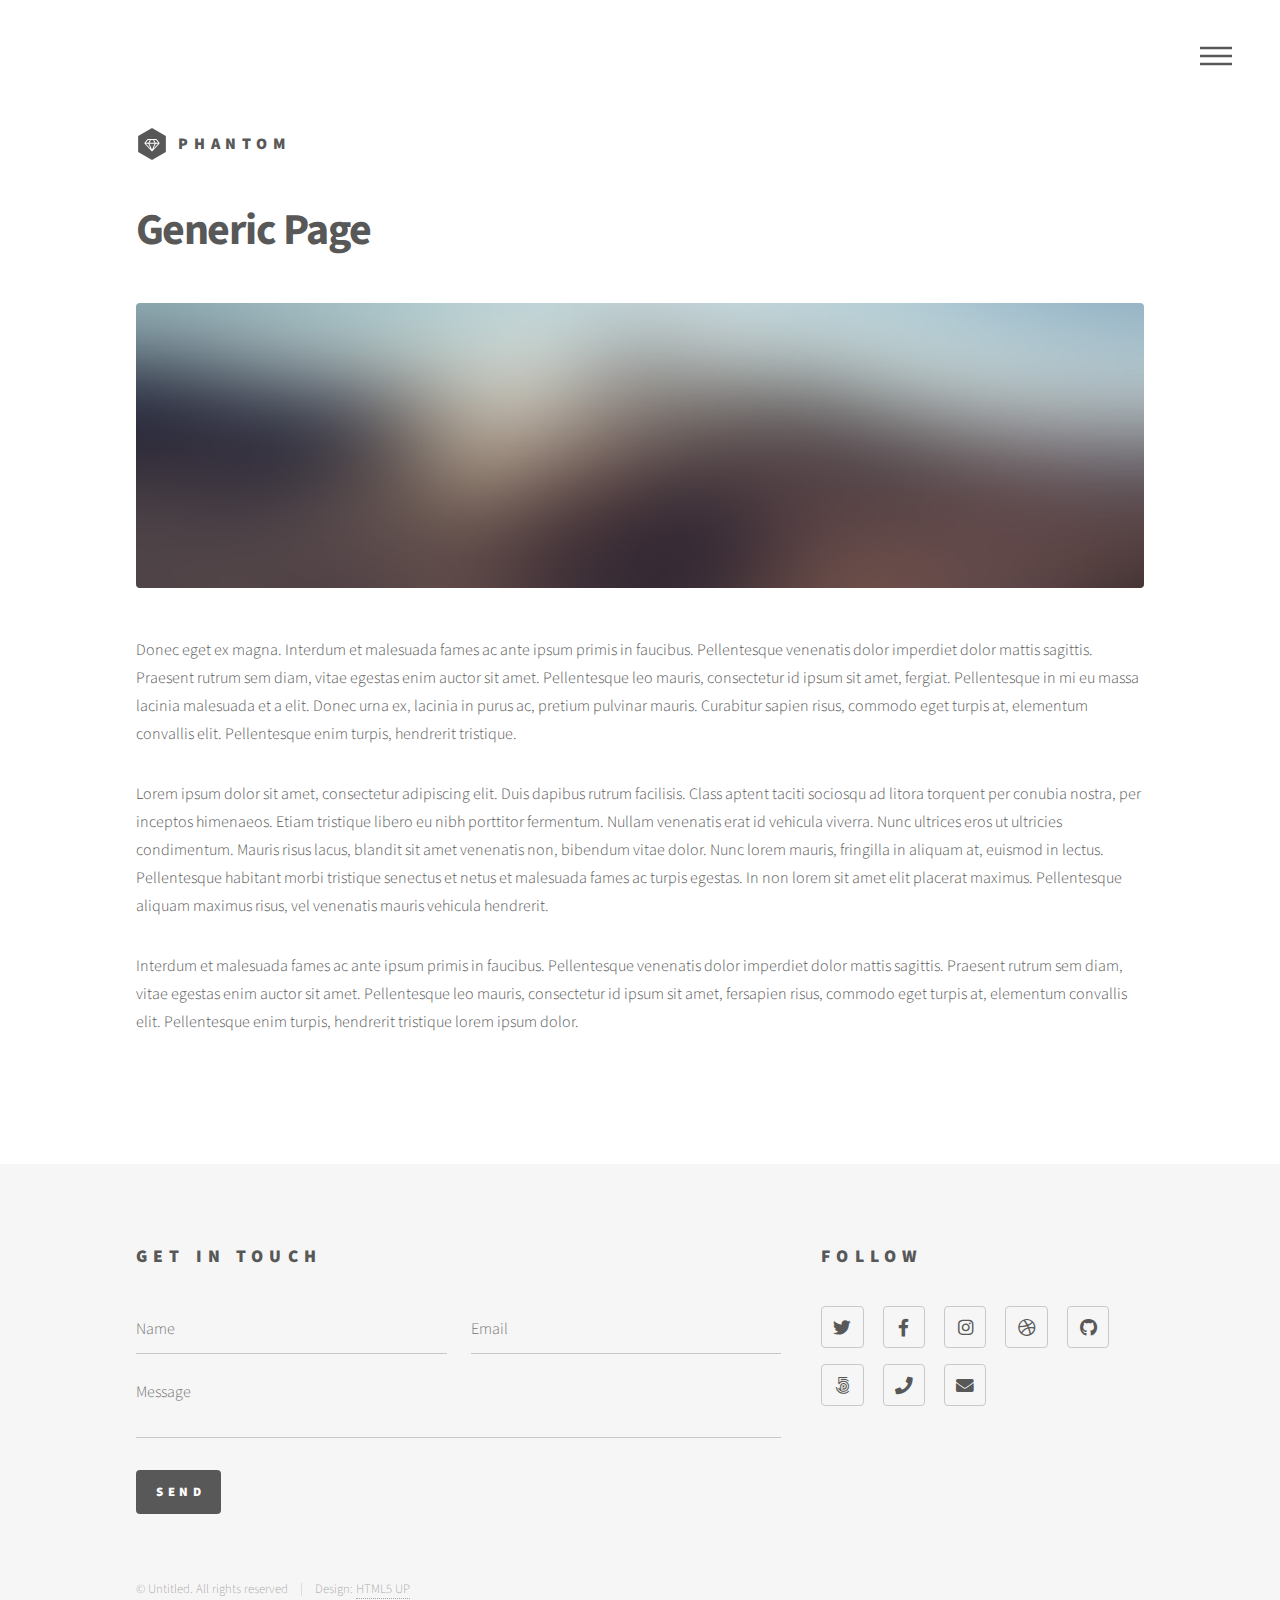
<file: generic.html>
<!DOCTYPE HTML>
<!--
	Phantom by HTML5 UP
	html5up.net | @ajlkn
	Free for personal and commercial use under the CCA 3.0 license (html5up.net/license)
-->
<html>
	<head>
		<title>Generic - Phantom by HTML5 UP</title>
		<meta charset="utf-8" />
		<meta name="viewport" content="width=device-width, initial-scale=1, user-scalable=no" />
		<link rel="stylesheet" href="assets/css/main.css" />
		<noscript><link rel="stylesheet" href="assets/css/noscript.css" /></noscript>
	</head>
	<body class="is-preload">
		<!-- Wrapper -->
			<div id="wrapper">

				<!-- Header -->
					<header id="header">
						<div class="inner">

							<!-- Logo -->
								<a href="index.html" class="logo">
									<span class="symbol"><img src="images/logo.svg" alt="" /></span><span class="title">Phantom</span>
								</a>

							<!-- Nav -->
								<nav>
									<ul>
										<li><a href="#menu">Menu</a></li>
									</ul>
								</nav>

						</div>
					</header>

				<!-- Menu -->
					<nav id="menu">
						<h2>Menu</h2>
						<ul>
							<li><a href="index.html">Home</a></li>
							<li><a href="generic.html">Ipsum veroeros</a></li>
							<li><a href="generic.html">Tempus etiam</a></li>
							<li><a href="generic.html">Consequat dolor</a></li>
							<li><a href="elements.html">Elements</a></li>
						</ul>
					</nav>

				<!-- Main -->
					<div id="main">
						<div class="inner">
							<h1>Generic Page</h1>
							<span class="image main"><img src="images/pic13.jpg" alt="" /></span>
							<p>Donec eget ex magna. Interdum et malesuada fames ac ante ipsum primis in faucibus. Pellentesque venenatis dolor imperdiet dolor mattis sagittis. Praesent rutrum sem diam, vitae egestas enim auctor sit amet. Pellentesque leo mauris, consectetur id ipsum sit amet, fergiat. Pellentesque in mi eu massa lacinia malesuada et a elit. Donec urna ex, lacinia in purus ac, pretium pulvinar mauris. Curabitur sapien risus, commodo eget turpis at, elementum convallis elit. Pellentesque enim turpis, hendrerit tristique.</p>
							<p>Lorem ipsum dolor sit amet, consectetur adipiscing elit. Duis dapibus rutrum facilisis. Class aptent taciti sociosqu ad litora torquent per conubia nostra, per inceptos himenaeos. Etiam tristique libero eu nibh porttitor fermentum. Nullam venenatis erat id vehicula viverra. Nunc ultrices eros ut ultricies condimentum. Mauris risus lacus, blandit sit amet venenatis non, bibendum vitae dolor. Nunc lorem mauris, fringilla in aliquam at, euismod in lectus. Pellentesque habitant morbi tristique senectus et netus et malesuada fames ac turpis egestas. In non lorem sit amet elit placerat maximus. Pellentesque aliquam maximus risus, vel venenatis mauris vehicula hendrerit.</p>
							<p>Interdum et malesuada fames ac ante ipsum primis in faucibus. Pellentesque venenatis dolor imperdiet dolor mattis sagittis. Praesent rutrum sem diam, vitae egestas enim auctor sit amet. Pellentesque leo mauris, consectetur id ipsum sit amet, fersapien risus, commodo eget turpis at, elementum convallis elit. Pellentesque enim turpis, hendrerit tristique lorem ipsum dolor.</p>
						</div>
					</div>

				<!-- Footer -->
					<footer id="footer">
						<div class="inner">
							<section>
								<h2>Get in touch</h2>
								<form method="post" action="#">
									<div class="fields">
										<div class="field half">
											<input type="text" name="name" id="name" placeholder="Name" />
										</div>
										<div class="field half">
											<input type="email" name="email" id="email" placeholder="Email" />
										</div>
										<div class="field">
											<textarea name="message" id="message" placeholder="Message"></textarea>
										</div>
									</div>
									<ul class="actions">
										<li><input type="submit" value="Send" class="primary" /></li>
									</ul>
								</form>
							</section>
							<section>
								<h2>Follow</h2>
								<ul class="icons">
									<li><a href="#" class="icon brands style2 fa-twitter"><span class="label">Twitter</span></a></li>
									<li><a href="#" class="icon brands style2 fa-facebook-f"><span class="label">Facebook</span></a></li>
									<li><a href="#" class="icon brands style2 fa-instagram"><span class="label">Instagram</span></a></li>
									<li><a href="#" class="icon brands style2 fa-dribbble"><span class="label">Dribbble</span></a></li>
									<li><a href="#" class="icon brands style2 fa-github"><span class="label">GitHub</span></a></li>
									<li><a href="#" class="icon brands style2 fa-500px"><span class="label">500px</span></a></li>
									<li><a href="#" class="icon solid style2 fa-phone"><span class="label">Phone</span></a></li>
									<li><a href="#" class="icon solid style2 fa-envelope"><span class="label">Email</span></a></li>
								</ul>
							</section>
							<ul class="copyright">
								<li>&copy; Untitled. All rights reserved</li><li>Design: <a href="http://html5up.net">HTML5 UP</a></li>
							</ul>
						</div>
					</footer>

			</div>

		<!-- Scripts -->
			<script src="assets/js/jquery.min.js"></script>
			<script src="assets/js/browser.min.js"></script>
			<script src="assets/js/breakpoints.min.js"></script>
			<script src="assets/js/util.js"></script>
			<script src="assets/js/main.js"></script>

	</body>
</html>
</file>
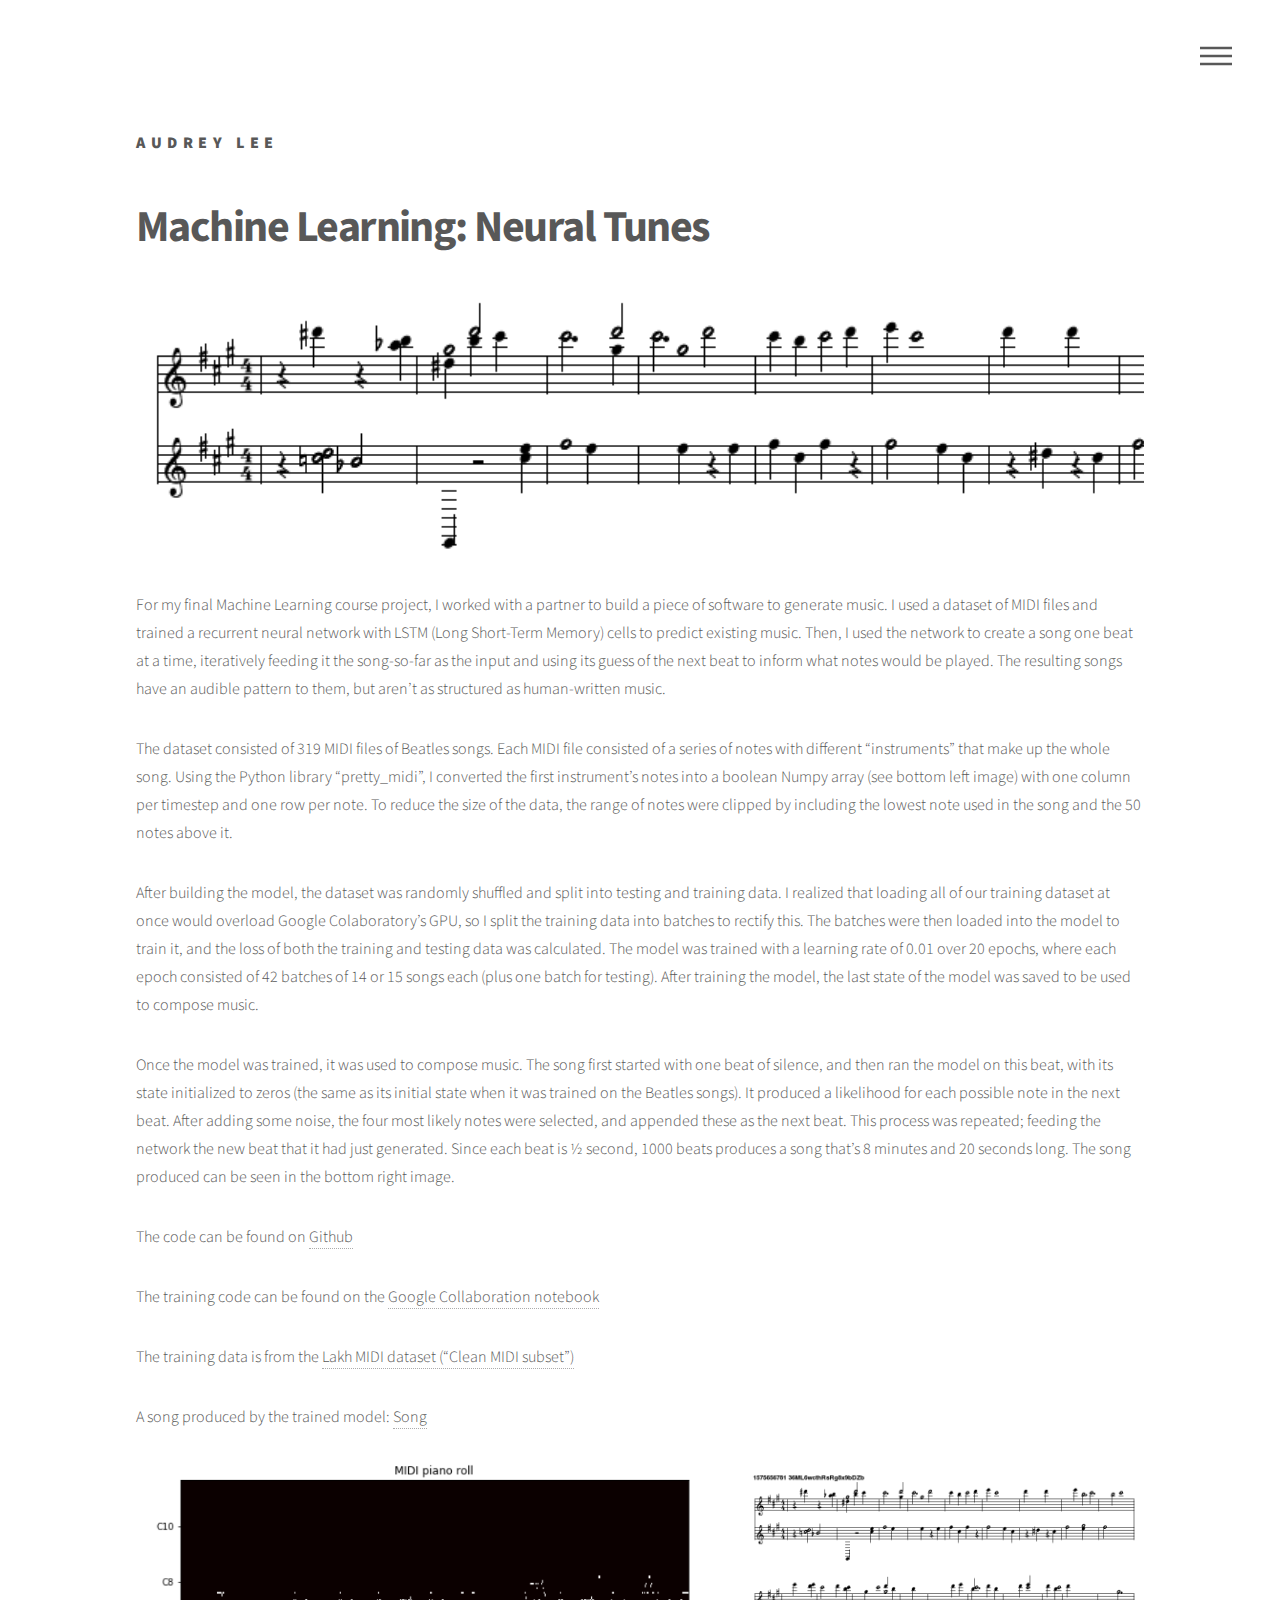
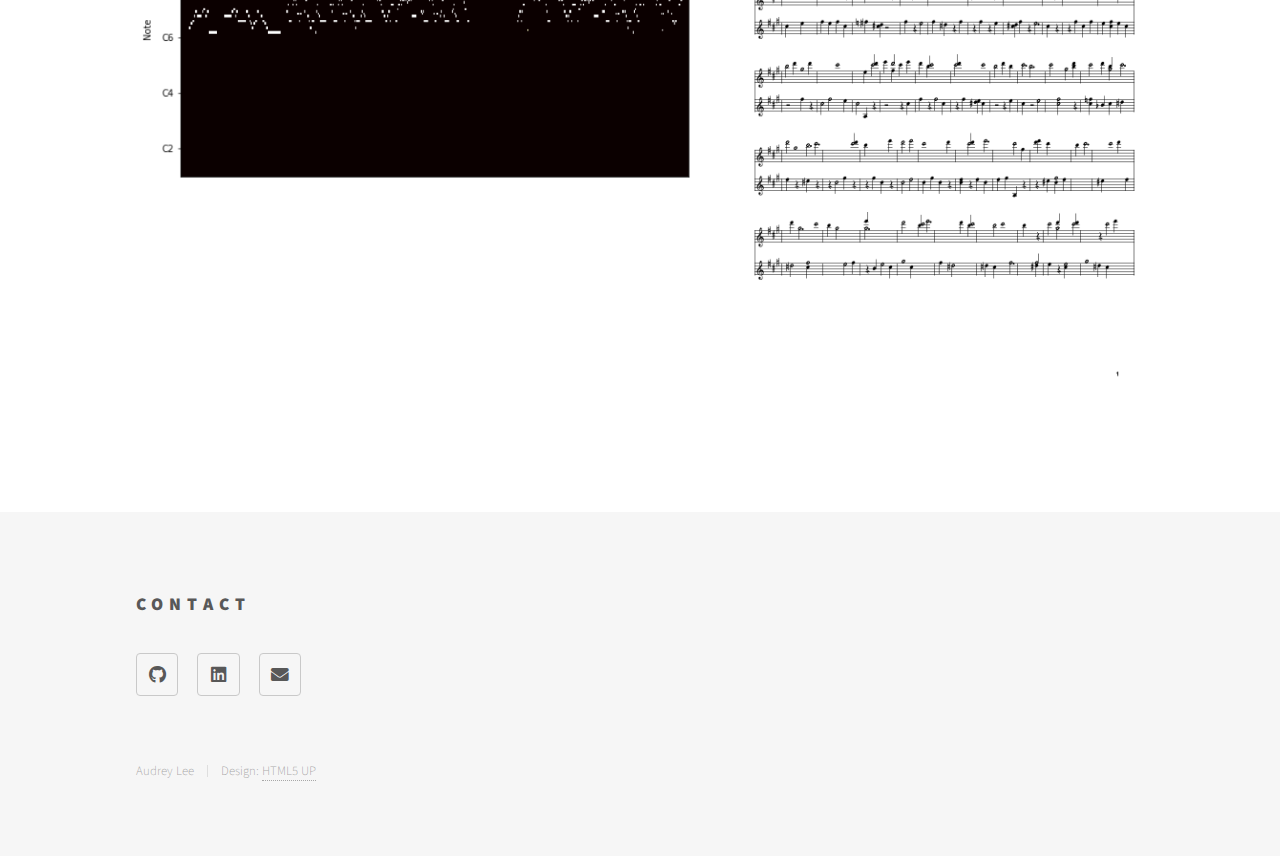
<file: neuraltunes.html>
<!DOCTYPE HTML>
<!--
	Phantom by HTML5 UP
	html5up.net | @ajlkn
	Free for personal and commercial use under the CCA 3.0 license (html5up.net/license)
-->
<html>
	<head>
		<title>Neural Tunes - Audrey Lee</title>
		<meta charset="utf-8" />
		<meta name="viewport" content="width=device-width, initial-scale=1, user-scalable=no" />
		<link rel="stylesheet" href="assets/css/main.css" />
		<noscript><link rel="stylesheet" href="assets/css/noscript.css" /></noscript>
    <link rel="shortcut icon" type="image/x-icon" href="favicon.ico" />
	</head>
	<body class="is-preload">
		<!-- Wrapper -->
			<div id="wrapper">

				<!-- Header -->
					<header id="header">
						<div class="inner">

							<!-- Logo -->
								<a href="index.html" class="logo">
                  <span class="title">Audrey Lee</span>
								</a>

							<!-- Nav -->
								<nav>
									<ul>
										<li><a href="#menu">Menu</a></li>
									</ul>
								</nav>

						</div>
					</header>

				<!-- Menu -->
        <nav id="menu">
          <h2>Menu</h2>
          <ul>
            <li><a href="index.html">Home</a></li>
            <li><a href="portfolio.html">Projects</a></li>
            <li><a href="resume.html">Resume</a></li>
          </ul>
        </nav>

				<!-- Main -->
					<div id="main">
						<div class="inner">
							<h1>Machine Learning: Neural Tunes</h1>
              <span class="image fit">
                <img src="images/NotesSquare.png" alt="" />
              </span>
              <p>
For my final Machine Learning course project, I worked with a partner to build a piece of software to generate music. I used a dataset of MIDI files and trained a recurrent neural network with LSTM (Long Short-Term Memory) cells to predict existing music.  Then, I used the network to create a song one beat at a time, iteratively feeding it the song-so-far as the input and using its guess of the next beat to inform what notes would be played.  The resulting songs have an audible pattern to them, but aren’t as structured as human-written music.
              </p>
              <p>
                The dataset consisted of 319 MIDI files of Beatles songs.  Each MIDI file consisted of a series of notes with different “instruments” that make up the whole song.  Using the Python library “pretty_midi”, I converted the first instrument’s notes into a boolean Numpy array (see bottom left image) with one column per timestep and one row per note.  To reduce the size of the data, the range of notes were clipped by including the lowest note used in the song and the 50 notes above it.
              </p>
              <p>
                After building the model, the dataset was randomly shuffled and split into testing and training data.  I realized that loading all of our training dataset at once would overload Google Colaboratory’s GPU, so I split the training data into batches to rectify this.  The batches were then loaded into the model to train it, and the loss of both the training and testing data was calculated.  The model was trained with a learning rate of 0.01 over 20 epochs, where each epoch consisted of 42 batches of 14 or 15 songs each (plus one batch for testing).  After training the model, the last state of the model was saved to be used to compose music.
                </p>
                <p>
                  Once the model was trained, it was used to compose music.  The song first started with one beat of silence, and then ran the model on this beat, with its state initialized to zeros (the same as its initial state when it was trained on the Beatles songs).  It produced a likelihood for each possible note in the next beat.  After adding some noise, the four most likely notes were selected, and appended these as the next beat.  This process was repeated; feeding the network the new beat that it had just generated.  Since each beat is ½ second, 1000 beats produces a song that’s 8 minutes and 20 seconds long. The song produced can be seen in the bottom right image.
                  </p>
                  <p>The code can be found on <a href="https://github.com/aselker/ml-midi-generation">Github</a></p>

                    <p>The training code can be found on the  <a href="https://colab.research.google.com/drive/1k6jcT4NBa_6nKDx_qB4S7iZ5hflbILgv">Google Collaboration notebook</a></p>


                    <p>The training data is from the <a href="https://colinraffel.com/projects/lmd/">Lakh MIDI dataset (“Clean MIDI subset”)</a> </p>

                    <p>A song produced by the trained model: <a href="https://drive.google.com/open?id=1TWIWSD0nfJnHor2Lg5UYCALwjyaHHcKe">Song</a></p>

                    <div class="box alt">
                      <div class="row gtr-uniform">
                    <div class="col-7"><span class="image fit"><img src="images/NeuralTunes.png" alt="" /></span></div>
                    <div class="col-5"><span class="image fit"><img src="images/NeuralTunes2.png" alt="" /></span></div>
                    </div>
                </div>
            </div>

      </div>

              <!-- Footer -->
      					<footer id="footer">
      						<div class="inner">
                    <section>
      								<h2>Contact</h2>
      								<ul class="icons">
      									<!-- <li><a href="#" class="icon brands style2 fa-twitter"><span class="label">Twitter</span></a></li>
      									<li><a href="#" class="icon brands style2 fa-facebook-f"><span class="label">Facebook</span></a></li>
      									<li><a href="#" class="icon brands style2 fa-instagram"><span class="label">Instagram</span></a></li>
      									<li><a href="#" class="icon brands style2 fa-dribbble"><span class="label">Dribbble</span></a></li> -->
      									<li><a href="https://github.com/Audrey-Lee88" class="icon brands style2 fa-github"><span class="label">GitHub</span></a></li>
      									<!-- <li><a href="#" class="icon brands style2 fa-500px"><span class="label">500px</span></a></li>
      									<li><a href="#" class="icon solid style2 fa-phone"><span class="label">Phone</span></a></li> -->
      									<li><a href="https://www.linkedin.com/in/audrey-lee-3a08a1173/" class="icon brands style2 fa-linkedin"><span class="label">linkedin</span></a></li>
												<li><a href="mailto:alee22@stanford.edu" class="icon solid style2 fa-envelope"><span class="label">Email</span></a></li>

      								</ul>

      							</section>
      							<ul class="copyright">
      								<li>Audrey Lee</li><li>Design: <a href="http://html5up.net">HTML5 UP</a></li>
      							</ul>
      						</div>
      					</footer>

      			</div>

      		<!-- Scripts -->
      			<script src="assets/js/jquery.min.js"></script>
      			<script src="assets/js/browser.min.js"></script>
      			<script src="assets/js/breakpoints.min.js"></script>
      			<script src="assets/js/util.js"></script>
      			<script src="assets/js/main.js"></script>

      	</body>
      </html>
</file>
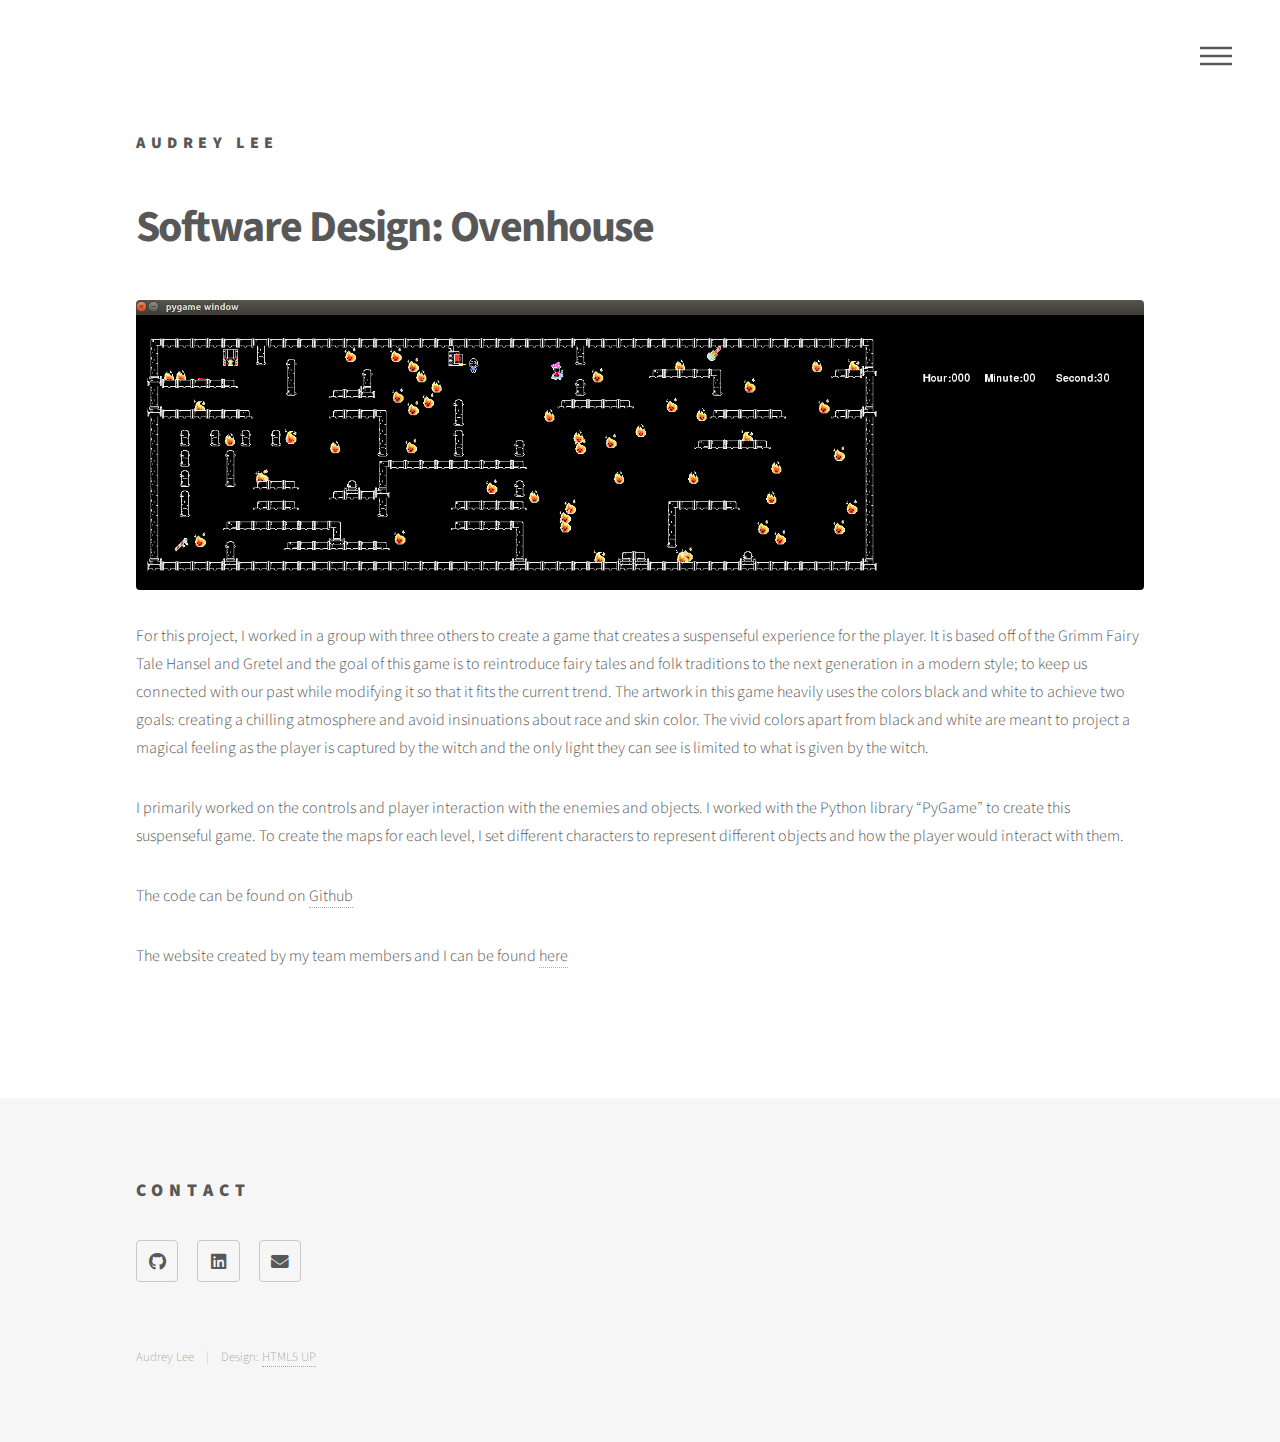
<file: OvenHouse.html>
<!DOCTYPE HTML>
<!--
	Phantom by HTML5 UP
	html5up.net | @ajlkn
	Free for personal and commercial use under the CCA 3.0 license (html5up.net/license)
-->
<html>
	<head>
		<title>Ovenhouse - Audrey Lee</title>
		<meta charset="utf-8" />
		<meta name="viewport" content="width=device-width, initial-scale=1, user-scalable=no" />
		<link rel="stylesheet" href="assets/css/main.css" />
		<noscript><link rel="stylesheet" href="assets/css/noscript.css" /></noscript>
    <link rel="shortcut icon" type="image/x-icon" href="favicon.ico" />
	</head>
	<body class="is-preload">
		<!-- Wrapper -->
			<div id="wrapper">

				<!-- Header -->
					<header id="header">
						<div class="inner">

							<!-- Logo -->
								<a href="index.html" class="logo">
                  <span class="title">Audrey Lee</span>
								</a>

							<!-- Nav -->
								<nav>
									<ul>
										<li><a href="#menu">Menu</a></li>
									</ul>
								</nav>

						</div>
					</header>

				<!-- Menu -->
        <nav id="menu">
          <h2>Menu</h2>
          <ul>
            <li><a href="index.html">Home</a></li>
            <li><a href="portfolio.html">Projects</a></li>
            <li><a href="resume.html">Resume</a></li>
          </ul>
        </nav>

				<!-- Main -->
					<div id="main">
						<div class="inner">
							<h1>Software Design: Ovenhouse</h1>
              <span class="image fit">
                <img src="images/OvenHouse.png" alt="" />
              </span>
              <p>
                For this project, I worked in a group with three others to create a game that creates a suspenseful experience for the player. It is based off of the Grimm Fairy Tale Hansel and Gretel and the goal of this game is to reintroduce fairy tales and folk traditions to the next generation in a modern style; to keep us connected with our past while modifying it so that it fits the current trend. The artwork in this game heavily uses the colors black and white to achieve two goals: creating a chilling atmosphere and avoid insinuations about race and skin color. The vivid colors apart from black and white are meant to project a magical feeling as the player is captured by the witch and the only light they can see is limited to what is given by the witch.
              </p>

              <p>
                I primarily worked on the controls and player interaction with the enemies and objects. I worked with the Python library “PyGame” to create this suspenseful game. To create the maps for each level, I set different characters to represent different objects and how the player would interact with them.
              </p>

              <p>
                The code can be found on <a href="https://github.com/hkRho/OvenHouse">Github</a>
              </p>

              <p>
                The website created by my team members and I can be found <a href="https://hkrho.github.io/OvenHouse/">here</a>

              </p>

                    <!-- <div class="box alt">
                      <div class="row gtr-uniform">
                    <div class="col-7"><span class="image fit"><img src="images/NeuralTunes.png" alt="" /></span></div>
                    <div class="col-5"><span class="image fit"><img src="images/NeuralTunes2.png" alt="" /></span></div>
                    </div>
                </div> -->
            </div>

      </div>

              <!-- Footer -->
      					<footer id="footer">
      						<div class="inner">
                    <section>
      								<h2>Contact</h2>
      								<ul class="icons">
      									<!-- <li><a href="#" class="icon brands style2 fa-twitter"><span class="label">Twitter</span></a></li>
      									<li><a href="#" class="icon brands style2 fa-facebook-f"><span class="label">Facebook</span></a></li>
      									<li><a href="#" class="icon brands style2 fa-instagram"><span class="label">Instagram</span></a></li>
      									<li><a href="#" class="icon brands style2 fa-dribbble"><span class="label">Dribbble</span></a></li> -->
      									<li><a href="https://github.com/Audrey-Lee88" class="icon brands style2 fa-github"><span class="label">GitHub</span></a></li>
      									<!-- <li><a href="#" class="icon brands style2 fa-500px"><span class="label">500px</span></a></li>
      									<li><a href="#" class="icon solid style2 fa-phone"><span class="label">Phone</span></a></li> -->
      									<li><a href="https://www.linkedin.com/in/audrey-lee-3a08a1173/" class="icon brands style2 fa-linkedin"><span class="label">linkedin</span></a></li>
												<li><a href="mailto:alee22@stanford.edu" class="icon solid style2 fa-envelope"><span class="label">Email</span></a></li>

      								</ul>

      							</section>
      							<ul class="copyright">
      								<li>Audrey Lee</li><li>Design: <a href="http://html5up.net">HTML5 UP</a></li>
      							</ul>
      						</div>
      					</footer>

      			</div>

      		<!-- Scripts -->
      			<script src="assets/js/jquery.min.js"></script>
      			<script src="assets/js/browser.min.js"></script>
      			<script src="assets/js/breakpoints.min.js"></script>
      			<script src="assets/js/util.js"></script>
      			<script src="assets/js/main.js"></script>

      	</body>
      </html>
</file>
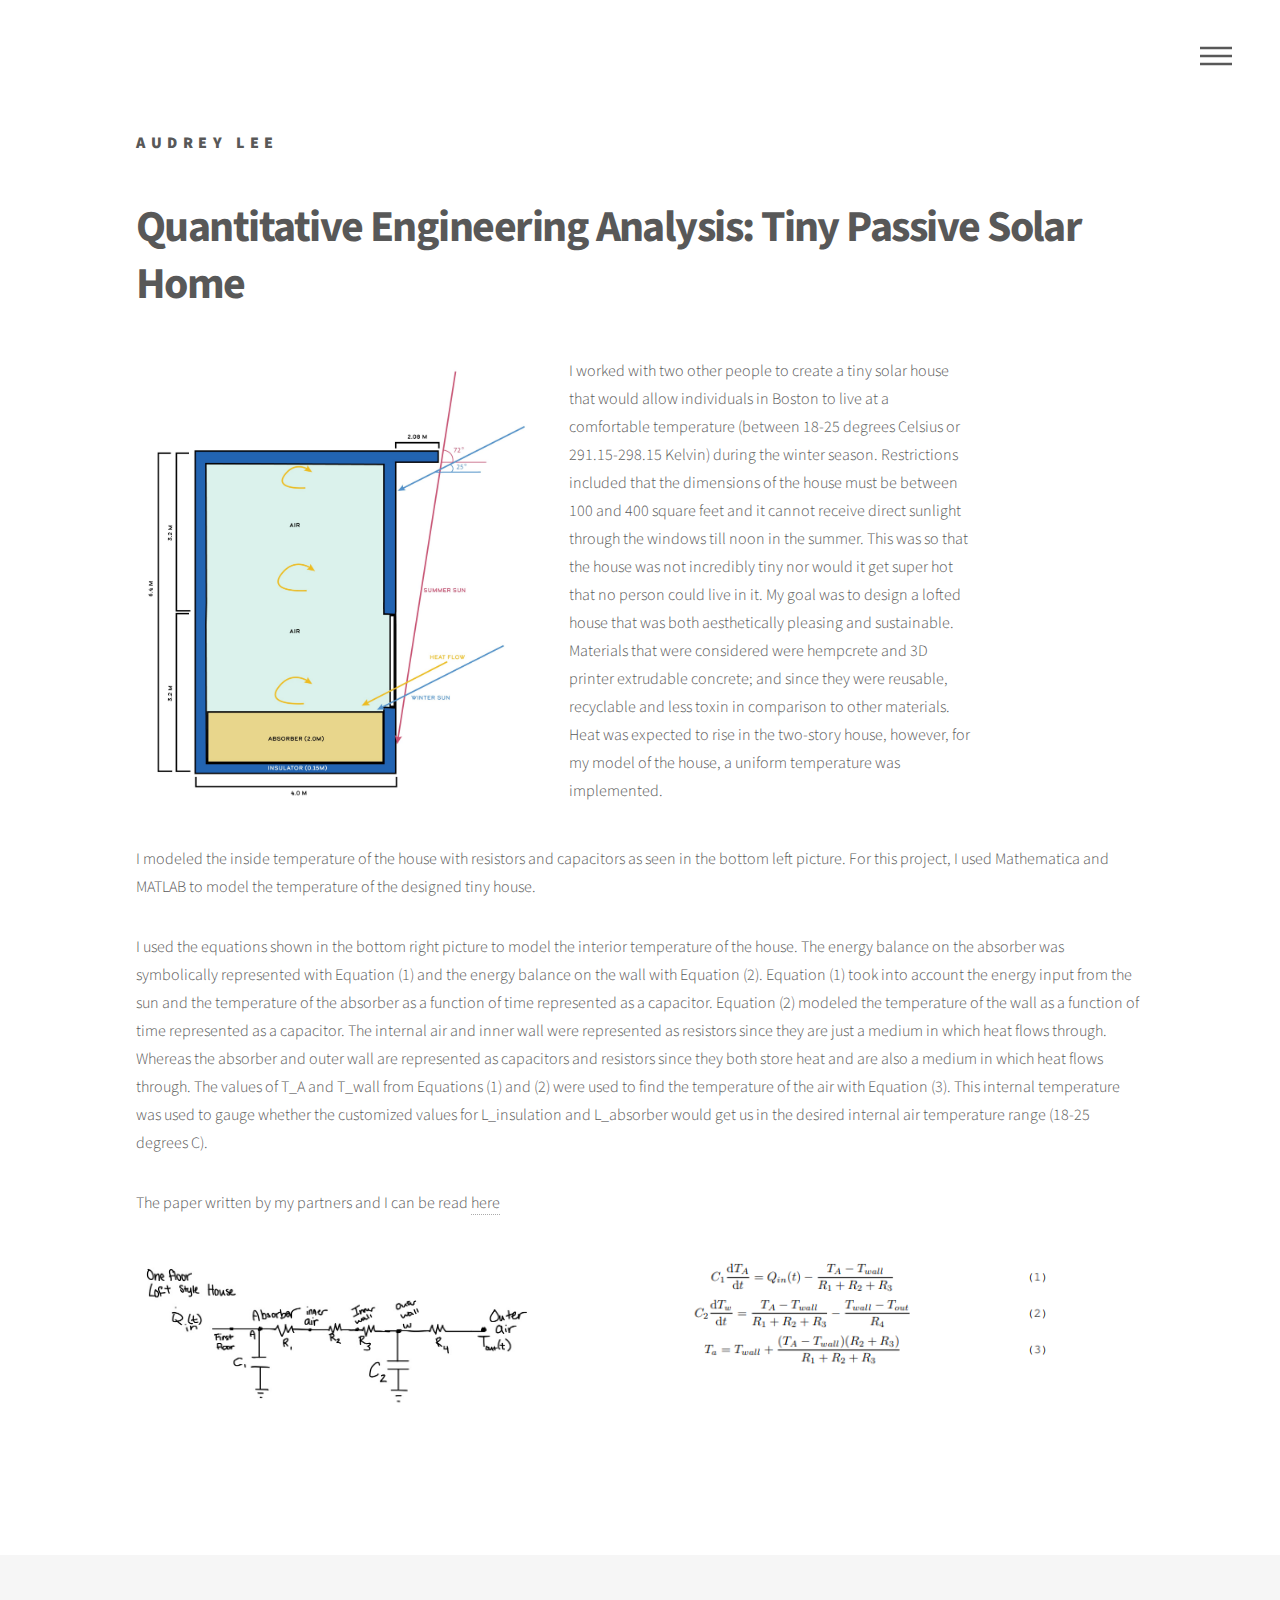
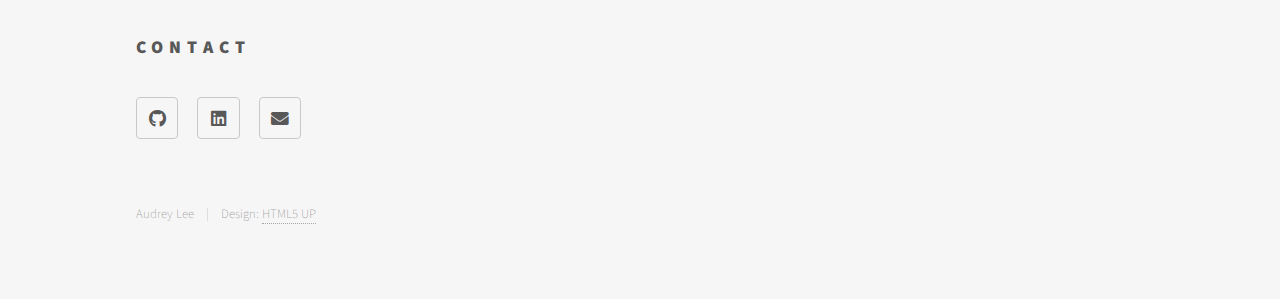
<file: passivehome.html>
<!DOCTYPE HTML>
<!--
	Phantom by HTML5 UP
	html5up.net | @ajlkn
	Free for personal and commercial use under the CCA 3.0 license (html5up.net/license)
-->
<html>
	<head>
		<title>Passive Tiny Home - Audrey Lee</title>
		<meta charset="utf-8" />
		<meta name="viewport" content="width=device-width, initial-scale=1, user-scalable=no" />
		<link rel="stylesheet" href="assets/css/main.css" />
		<noscript><link rel="stylesheet" href="assets/css/noscript.css" /></noscript>
		<link rel="shortcut icon" type="image/x-icon" href="favicon.ico" />
	</head>
	<body class="is-preload">
		<!-- Wrapper -->
			<div id="wrapper">

				<!-- Header -->
					<header id="header">
						<div class="inner">

							<!-- Logo -->
								<a href="index.html" class="logo">
                  <span class="title">Audrey Lee</span>
								</a>

							<!-- Nav -->
								<nav>
									<ul>
										<li><a href="#menu">Menu</a></li>
									</ul>
								</nav>

						</div>
					</header>

				<!-- Menu -->
        <nav id="menu">
          <h2>Menu</h2>
          <ul>
            <li><a href="index.html">Home</a></li>
            <li><a href="portfolio.html">Projects</a></li>
            <li><a href="resume.html">Resume</a></li>
          </ul>
        </nav>

				<!-- Main -->
					<div id="main">
						<div class="inner">
							<h1>Quantitative Engineering Analysis: Tiny Passive Solar Home</h1>
							<div class="box alt">
								<div class="row gtr-uniform">
									<div class="col-5"><span class="image fit"><img src="images/DesignHouseQEA.jpg" alt="" /></span></div>

									<div class="col-5">
										<p>
											I worked with two other people to create a tiny solar house that would allow individuals in Boston to live at a comfortable temperature (between 18-25 degrees Celsius or 291.15-298.15 Kelvin) during the winter season. Restrictions included that the dimensions of the house must be between 100 and 400 square feet and it cannot receive direct sunlight through the windows till noon in the summer. This was so that the house was not incredibly tiny nor would it get super hot that no person could live in it. My goal was to design a lofted house that was both aesthetically pleasing and sustainable. Materials that were considered were hempcrete and 3D printer extrudable concrete; and since they were reusable, recyclable and less toxin in comparison to other materials. Heat was expected to rise in the two-story house, however, for my model of the house, a uniform temperature was implemented.
										</p>

									</div>
							</div>
						</div>
						<p>
							I modeled the inside temperature of the house with resistors and capacitors as seen in the bottom left picture. For this project, I used Mathematica and MATLAB to model the temperature of the designed tiny house.
						</p>

						<p>

							I used the equations shown in the bottom right picture to model the interior temperature of the house. The energy balance on the absorber was symbolically represented with Equation (1) and the energy balance on the wall with Equation (2). Equation (1) took into account the energy input from the sun and the temperature of the absorber as a function of time represented as a capacitor. Equation (2) modeled the temperature of the wall as a function of time represented as a capacitor. The internal air and inner wall were represented as resistors since they are just a medium in which heat flows through. Whereas the absorber and outer wall are represented as capacitors and resistors since they both store heat and are also a medium in which heat flows through. The values of T_A and T_wall from Equations (1) and (2) were used to find the temperature of the air with Equation (3). This internal temperature was used to gauge whether the customized values for L_insulation and L_absorber would get us in the desired internal air temperature range (18-25 degrees C).

						</p>

						<p>
							The paper written by my partners and I can be read <a href="PDF/Passive_Solar_Tiny_Home_for_Massachusetts_.pdf">here</a>
						</p>
						<div class="box alt">
							<div class="row gtr-uniform">
						<div class="col-5"><span class="image fit"><img src="images/QEACircuitModelProject1.jpg" alt="" /></span></div>
						<div class="col-6"><span class="image fit"><img src="images/PassiveSolarHouseEq.png" alt="" /></span></div>
						</div>
						</div>
            </div>

      </div>

              <!-- Footer -->
      					<footer id="footer">
      						<div class="inner">
                    <section>
      								<h2>Contact</h2>
      								<ul class="icons">
      									<!-- <li><a href="#" class="icon brands style2 fa-twitter"><span class="label">Twitter</span></a></li>
      									<li><a href="#" class="icon brands style2 fa-facebook-f"><span class="label">Facebook</span></a></li>
      									<li><a href="#" class="icon brands style2 fa-instagram"><span class="label">Instagram</span></a></li>
      									<li><a href="#" class="icon brands style2 fa-dribbble"><span class="label">Dribbble</span></a></li> -->
      									<li><a href="https://github.com/Audrey-Lee88" class="icon brands style2 fa-github"><span class="label">GitHub</span></a></li>
      									<!-- <li><a href="#" class="icon brands style2 fa-500px"><span class="label">500px</span></a></li>
      									<li><a href="#" class="icon solid style2 fa-phone"><span class="label">Phone</span></a></li> -->
      									<li><a href="https://www.linkedin.com/in/audrey-lee-3a08a1173/" class="icon brands style2 fa-linkedin"><span class="label">linkedin</span></a></li>
      									<li><a href="mailto:alee2@olin.edu" class="icon solid style2 fa-envelope"><span class="label">Email</span></a></li>

      								</ul>

      							</section>
      							<ul class="copyright">
      								<li> Audrey Lee</li><li>Design: <a href="http://html5up.net">HTML5 UP</a></li>
      							</ul>
      						</div>
      					</footer>

      			</div>

      		<!-- Scripts -->
      			<script src="assets/js/jquery.min.js"></script>
      			<script src="assets/js/browser.min.js"></script>
      			<script src="assets/js/breakpoints.min.js"></script>
      			<script src="assets/js/util.js"></script>
      			<script src="assets/js/main.js"></script>

      	</body>
      </html>
</file>
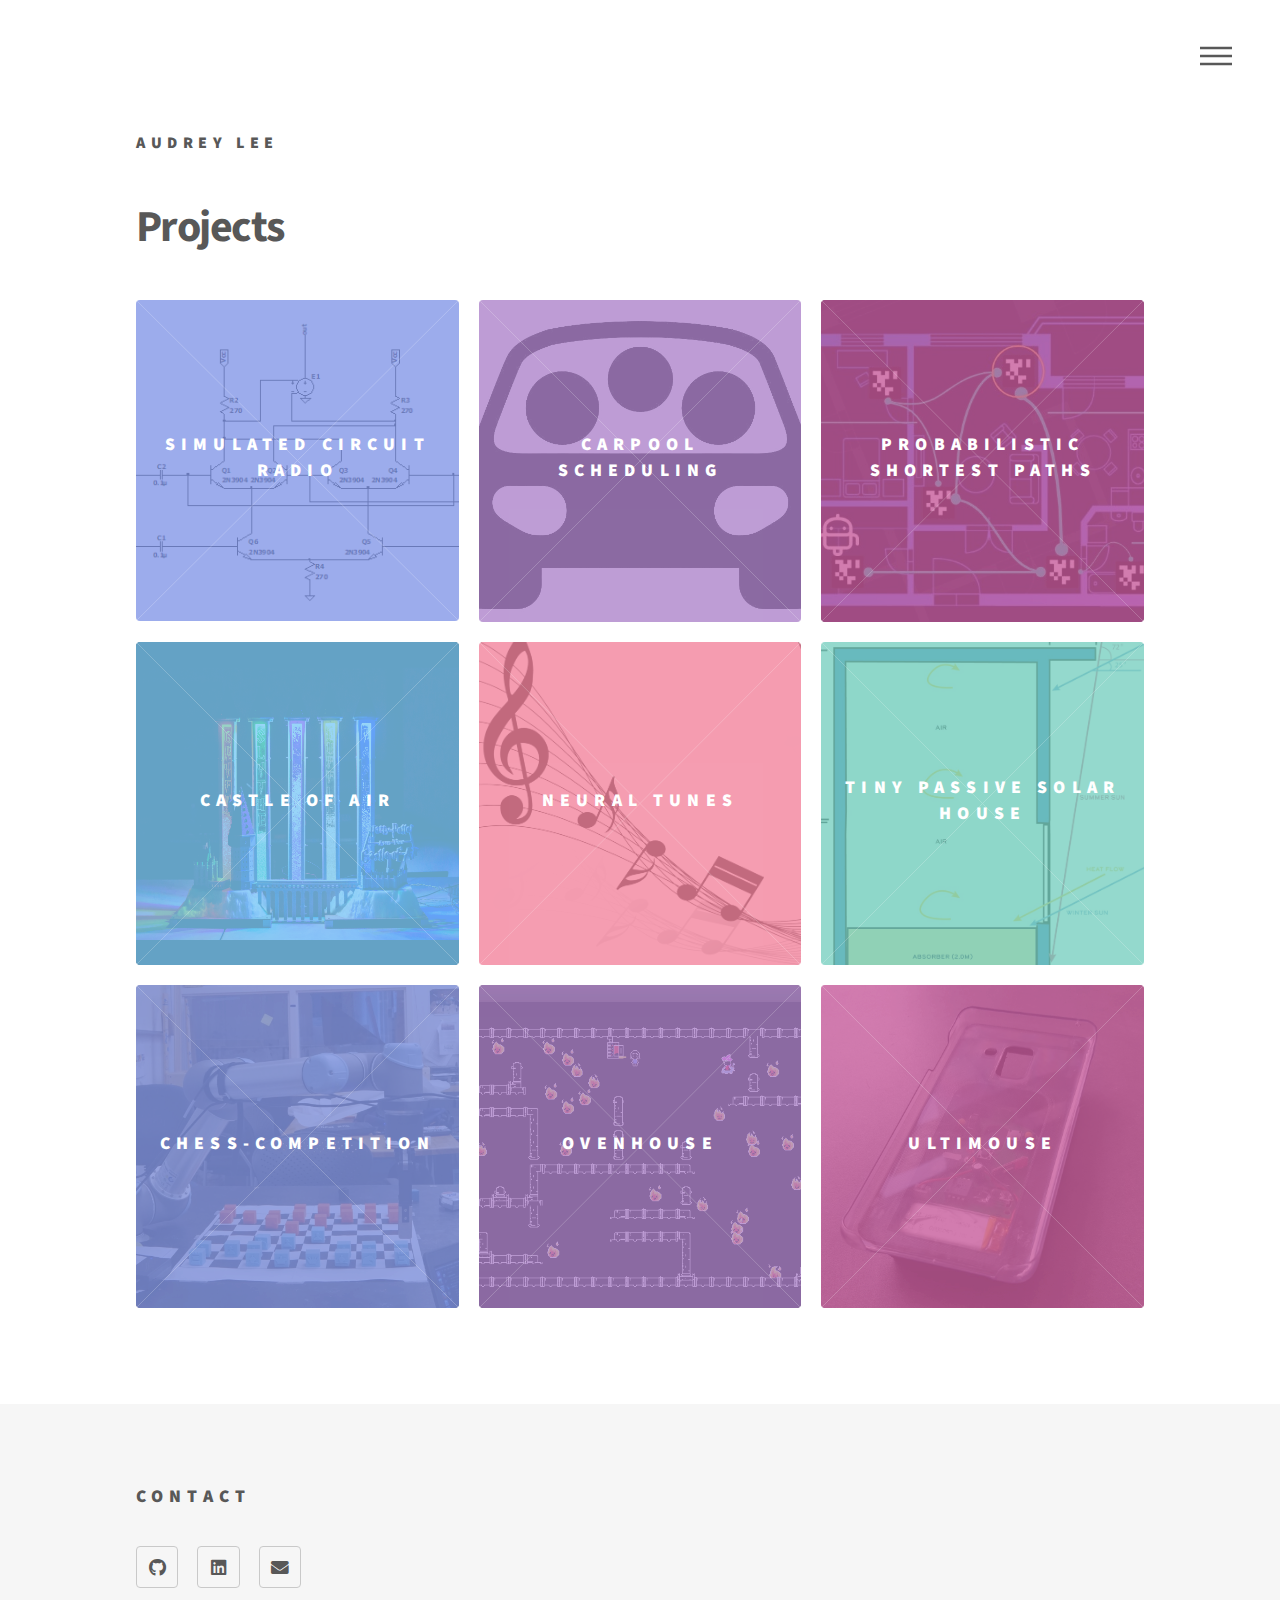
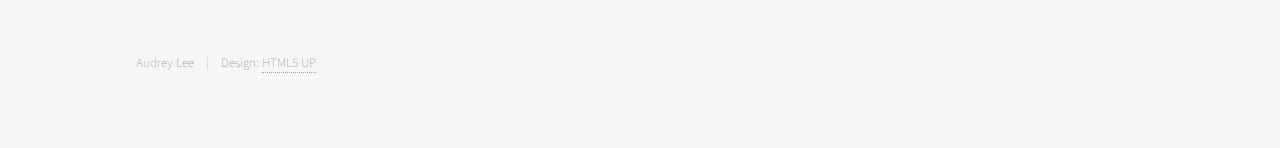
<file: portfolio.html>
<!DOCTYPE HTML>
<!--
	Phantom by HTML5 UP
	html5up.net | @ajlkn
	Free for personal and commercial use under the CCA 3.0 license (html5up.net/license)
-->
<html>
	<head>
		<title>Portfolio - Audrey Lee</title>
		<meta charset="utf-8" />
		<meta name="viewport" content="width=device-width, initial-scale=1, user-scalable=no" />
		<link rel="stylesheet" href="assets/css/main.css" />
		<noscript><link rel="stylesheet" href="assets/css/noscript.css" /></noscript>
    <link rel="shortcut icon" type="image/x-icon" href="favicon.ico" />
	</head>
	<body class="is-preload">
		<!-- Wrapper -->
			<div id="wrapper">

				<!-- Header -->
					<header id="header">
						<div class="inner">

							<!-- Logo -->
								<a href="index.html" class="logo">
									<span class="title">Audrey Lee</span>
								</a>

							<!-- Nav -->
								<nav>
									<ul>
										<li><a href="#menu">Menu</a></li>
									</ul>
								</nav>

						</div>
					</header>

          <!-- Menu -->
  					<nav id="menu">
  						<h2>Menu</h2>
  						<ul>
  							<li><a href="index.html">Home</a></li>
  							<li><a href="portfolio.html">Projects</a></li>
  							<li><a href="resume.html">Resume</a></li>
  						</ul>
  					</nav>

		<!-- Main -->
		<div id="main">
			<div class="inner">
              <h1>Projects</h1>
              <section class="tiles">
				<article class="style6">
					<span class="image">
						<img src="images/GilbertCellSchematic_square.png" alt="" />
					</span>
					<a href="simulated_radio.html">
						<h2>Simulated Circuit Radio</h2>
						<div class="content">
							<p>Creating a radio from scratch</p>
						</div>
					</a>
				</article>
				<article class="style5">
					<span class="image">
						<img src="images/carpool_img_sq.png" alt="" />
					</span>
					<a href="carpool.html">
						<h2>Carpool Scheduling</h2>
						<div class="content">
							<p>Optimizing Scheduling for Fairness</p>
						</div>
					</a>
				</article>
				<article class="style4">
					<span class="image">
						<img src="images/robotExample_sq.jpg" alt="" />
					</span>
					<a href="probabilistic.html">
						<h2>Probabilistic Shortest Paths</h2>
						<div class="content">
							<p>Robotics Navigation in Stochastic Graphs</p>
						</div>
					</a>
				</article>
                <article class="style2">
                  <span class="image">
                    <img src="images/background_structure_mof.png" alt="" />
                  </span>
                  <a href="castleofair.html">
                    <h2>Castle of Air</h2>
                    <div class="content">
                      <p>Live processing music visualization to enhance your musical experience.</p>
                    </div>
                  </a>
                </article>
                <article class="style1">
                  <span class="image">
                    <img src="images/MusicNotes.png" alt="" />
                  </span>
                  <a href="neuraltunes.html">
                    <h2>Neural Tunes</h2>
                    <div class="content">
                      <p>Generating music with Machine Learning.</p>
                    </div>
                  </a>
                </article>
                <article class="style3">
					<span class="image">
						<img src="images/DesignHouseQEASquare.jpg" alt="" />
					</span>
					<a href="passivehome.html">
						<h2>Tiny Passive Solar House</h2>
						<div class="content">
							<p>Designing a home to not be dependent on fossil fuels.</p>
						</div>
					</a>
				</article>
                <article class="style6">
                  <span class="image">
                    <img src="images/RobotChess.jpg" alt="" />
                  </span>
                  <a href="ChessCompetition.html">
                    <h2>Chess-Competition</h2>
                    <div class="content">
                      <p>A robot plays against a human in chess.</p>
                    </div>
                  </a>
                  </article>
                <article class="style5">
                  <span class="image">
                    <img src="images/OvenHouseSquare.png" alt="" />
                  </span>
                  <a href="OvenHouse.html">
                    <h2>OvenHouse</h2>
                    <div class="content">
                      <p>Bringing folk tradition to the next generation. Put down your work and jump into the world of Hansel & Gretel in this fun game!</p>
                    </div>
                  </a>
                  </article>
                  <article class="style4">
                    <span class="image">
                      <img src="images/Ultimouse.jpg" alt="" />
                    </span>
                    <a href="Ultimouse.html">
                      <h2>Ultimouse</h2>
                      <div class="content">
                        <p>The portable phone-case mouse.</p>
                      </div>
                    </a>
                </article>

			</div>

		</div>


		<!-- Footer -->
		<footer id="footer">
			<div class="inner">
			<section>
				<h2>Contact</h2>
				<ul class="icons">
					<!-- <li><a href="#" class="icon brands style2 fa-twitter"><span class="label">Twitter</span></a></li>
					<li><a href="#" class="icon brands style2 fa-facebook-f"><span class="label">Facebook</span></a></li>
					<li><a href="#" class="icon brands style2 fa-instagram"><span class="label">Instagram</span></a></li>
					<li><a href="#" class="icon brands style2 fa-dribbble"><span class="label">Dribbble</span></a></li> -->
					<li><a href="https://github.com/Audrey-Lee88" class="icon brands style2 fa-github"><span class="label">GitHub</span></a></li>
					<!-- <li><a href="#" class="icon brands style2 fa-500px"><span class="label">500px</span></a></li>
					<li><a href="#" class="icon solid style2 fa-phone"><span class="label">Phone</span></a></li> -->
					<li><a href="https://www.linkedin.com/in/audrey-lee-3a08a1173/" class="icon brands style2 fa-linkedin"><span class="label">linkedin</span></a></li>
					<li><a href="mailto:alee22@stanford.edu" class="icon solid style2 fa-envelope"><span class="label">Email</span></a></li>

				</ul>

			</section>
				<ul class="copyright">
					<li>Audrey Lee</li><li>Design: <a href="http://html5up.net">HTML5 UP</a></li>
				</ul>
			</div>
		</footer>

	</div>

		<!-- Scripts -->
		<script src="assets/js/jquery.min.js"></script>
		<script src="assets/js/browser.min.js"></script>
		<script src="assets/js/breakpoints.min.js"></script>
		<script src="assets/js/util.js"></script>
		<script src="assets/js/main.js"></script>

	</body>
</html>
</file>
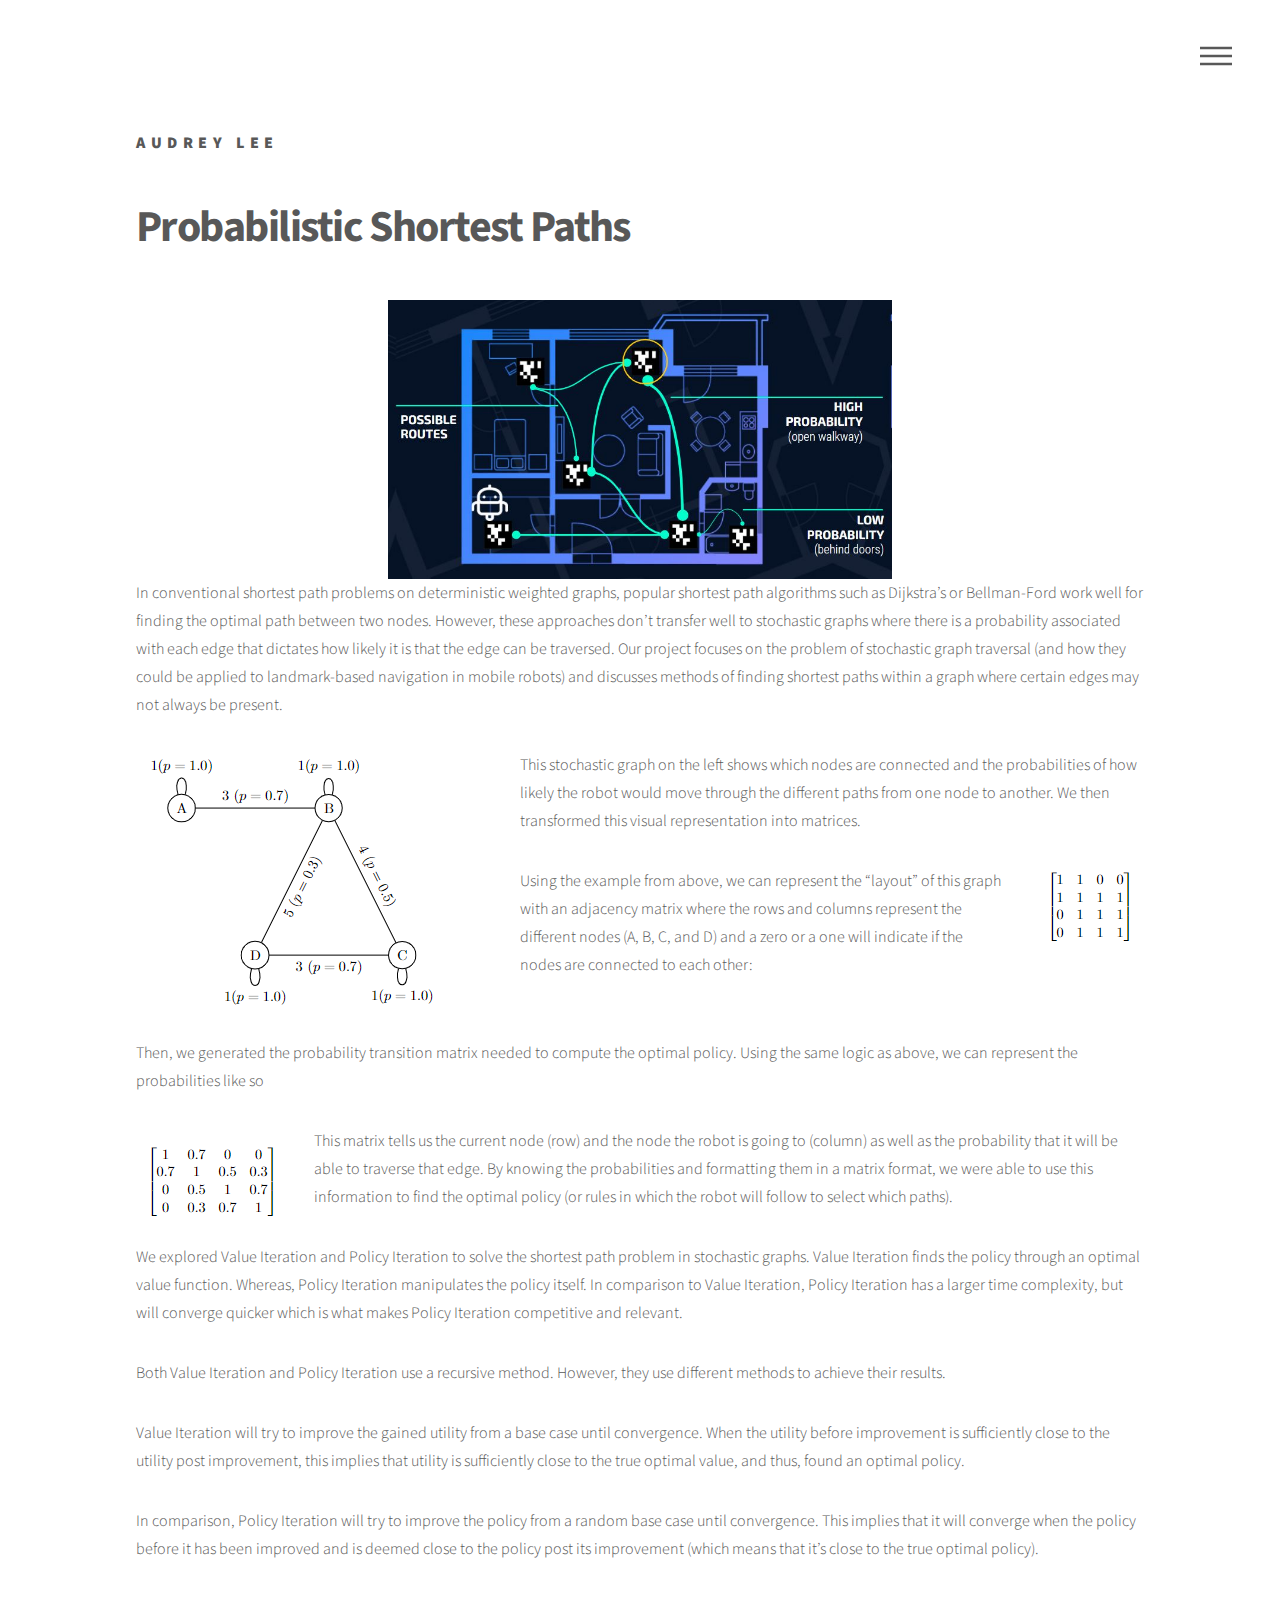
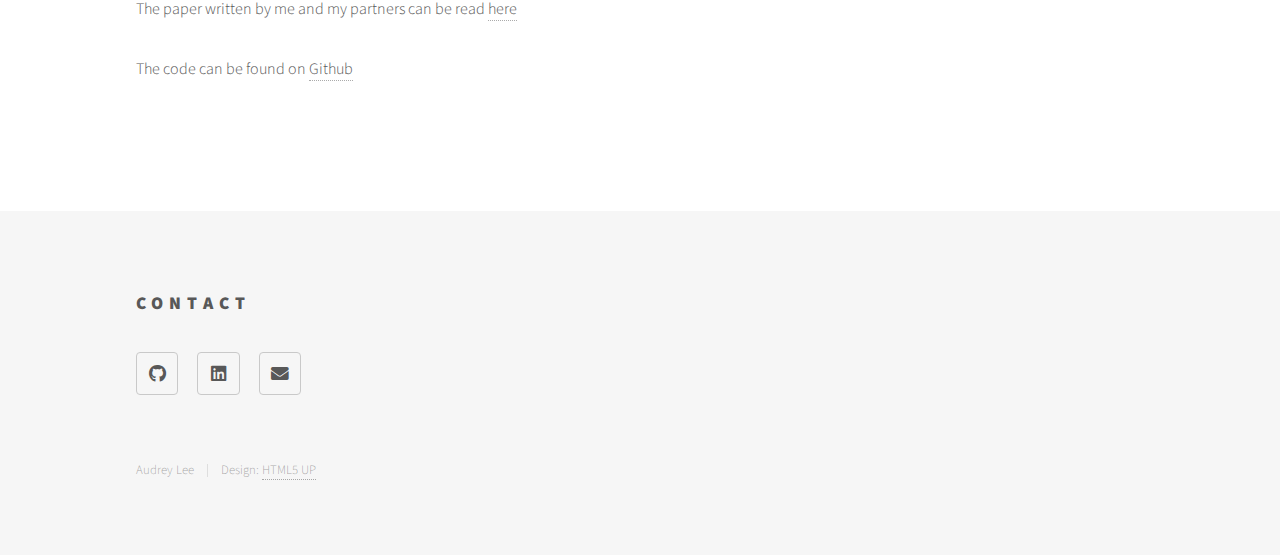
<file: probabilistic.html>
<!DOCTYPE HTML>
<!--
	Phantom by HTML5 UP
	html5up.net | @ajlkn
	Free for personal and commercial use under the CCA 3.0 license (html5up.net/license)
-->
<html>
	<head>
		<title>Probabilistic Shortest Paths - Audrey Lee</title>
		<meta charset="utf-8" />
		<meta name="viewport" content="width=device-width, initial-scale=1, user-scalable=no" />
		<link rel="stylesheet" href="assets/css/main.css" />
		<noscript><link rel="stylesheet" href="assets/css/noscript.css" /></noscript>
    <link rel="shortcut icon" type="image/x-icon" href="favicon.ico" />
	</head>
	<body class="is-preload">
		<!-- Wrapper -->
			<div id="wrapper">

				<!-- Header -->
					<header id="header">
						<div class="inner">

							<!-- Logo -->
								<a href="index.html" class="logo">
                  <span class="title">Audrey Lee</span>
								</a>

							<!-- Nav -->
								<nav>
									<ul>
										<li><a href="#menu">Menu</a></li>
									</ul>
								</nav>

						</div>
					</header>

				<!-- Menu -->
        <nav id="menu">
          <h2>Menu</h2>
          <ul>
            <li><a href="index.html">Home</a></li>
            <li><a href="portfolio.html">Projects</a></li>
            <li><a href="resume.html">Resume</a></li>
          </ul>
        </nav>

				<!-- Main -->
					<div id="main">
						<div class="inner">
							<h1>Probabilistic Shortest Paths</h1>
                <img src="images/robotExample2.JPG" alt="" class="center"/>
              <p>
								In conventional shortest path problems on deterministic weighted graphs, popular shortest
								path algorithms such as Dijkstra’s or Bellman-Ford work well for finding the optimal path
								between two nodes. However, these approaches don’t transfer well to stochastic graphs where
								there is a probability associated with each edge that dictates how likely it is that the edge can
								be traversed. Our project focuses on the problem of stochastic graph traversal (and how they could be applied to landmark-based navigation in mobile robots) and discusses methods of finding shortest paths within a graph where certain edges may not always be present.
							</p>

							<div class="col-7"><span class="image left"><img src="images/prob_graph.PNG" alt="" /></span></div>
							<p>
								This stochastic graph on the left shows which nodes are connected and the probabilities of how likely the robot would move through the different paths from one node to another. We then transformed this visual representation into matrices.
							</p>

							<div class="col-7"><span class="image right"><img src="images/prob_adj_mtrx.PNG" alt="" /></span></div>


							<p>
								Using the example from above, we can represent the “layout” of this graph with an adjacency matrix where the rows and columns represent the different nodes (A, B, C, and D) and a zero or a one will indicate if the nodes are connected to each other:
							</p>
							<br>
							<p>
								Then, we generated the probability transition matrix needed to compute the optimal policy. Using the same logic as above, we can represent the probabilities like so

							</p>

							<div class="col-7"><span class="image left"><img src="images/prob_prob_mtrx.PNG" alt="" /></span></div>

							<p>
								This matrix tells us the current node (row) and the node the robot is going to (column) as well as the probability that it will be able to traverse that edge. By knowing the probabilities and formatting them in a matrix format, we were able to use this information to find the optimal policy (or rules in which the robot will follow to select which paths).
							</p>

							<p>
								We explored Value Iteration and Policy Iteration to solve the shortest path problem in stochastic graphs. Value Iteration finds the policy through an optimal value function. Whereas, Policy Iteration manipulates the policy itself. In comparison to Value Iteration, Policy Iteration has a larger time complexity, but will converge quicker which is what makes Policy Iteration competitive and relevant.
							</p>

							<p>
								Both Value Iteration and Policy Iteration use a recursive method. However, they use different methods to achieve their results.
							</p>

							<p>
								Value Iteration will try to improve the gained utility from a base case until convergence.
								When the utility before improvement is sufficiently close to the utility post improvement, this implies that utility is sufficiently close to the true optimal value, and thus, found an optimal policy.
							</p>

							<p>
								In comparison, Policy Iteration will try to improve the policy from a random base case until convergence. This implies that it will converge when the policy before it has been improved and is deemed close to the policy post its improvement (which means that it’s close to the true optimal policy).
							</p>
							<p>
								The paper written by me and my partners can be read <a href="PDF/Probabilistic_Shortest_Paths.pdf">here</a>
							</p>

							<p>
								The code can be found on <a href="https://github.com/SSModelGit/probabilistic-shortest-paths">Github</a>
							</p>


                    <div class="box alt">
                      <div class="row gtr-uniform">
                    <!-- <div class="col-7"><span class="image fit"><img src="images/NeuralTunes.png" alt="" /></span></div> -->
                    <!-- <div class="col-5"><span class="image fit"><img src="images/NeuralTunes2.png" alt="" /></span></div> -->
                    </div>
                </div>
            </div>

      </div>

              <!-- Footer -->
      					<footer id="footer">
      						<div class="inner">
                    <section>
      								<h2>Contact</h2>
      								<ul class="icons">
      									<!-- <li><a href="#" class="icon brands style2 fa-twitter"><span class="label">Twitter</span></a></li>
      									<li><a href="#" class="icon brands style2 fa-facebook-f"><span class="label">Facebook</span></a></li>
      									<li><a href="#" class="icon brands style2 fa-instagram"><span class="label">Instagram</span></a></li>
      									<li><a href="#" class="icon brands style2 fa-dribbble"><span class="label">Dribbble</span></a></li> -->
      									<li><a href="https://github.com/Audrey-Lee88" class="icon brands style2 fa-github"><span class="label">GitHub</span></a></li>
      									<!-- <li><a href="#" class="icon brands style2 fa-500px"><span class="label">500px</span></a></li>
      									<li><a href="#" class="icon solid style2 fa-phone"><span class="label">Phone</span></a></li> -->
      									<li><a href="https://www.linkedin.com/in/audrey-lee-3a08a1173/" class="icon brands style2 fa-linkedin"><span class="label">linkedin</span></a></li>
												<li><a href="mailto:alee22@stanford.edu" class="icon solid style2 fa-envelope"><span class="label">Email</span></a></li>

      								</ul>

      							</section>
      							<ul class="copyright">
      								<li>Audrey Lee</li><li>Design: <a href="http://html5up.net">HTML5 UP</a></li>
      							</ul>
      						</div>
      					</footer>

      			</div>

      		<!-- Scripts -->
      			<script src="assets/js/jquery.min.js"></script>
      			<script src="assets/js/browser.min.js"></script>
      			<script src="assets/js/breakpoints.min.js"></script>
      			<script src="assets/js/util.js"></script>
      			<script src="assets/js/main.js"></script>

      	</body>
      </html>
</file>
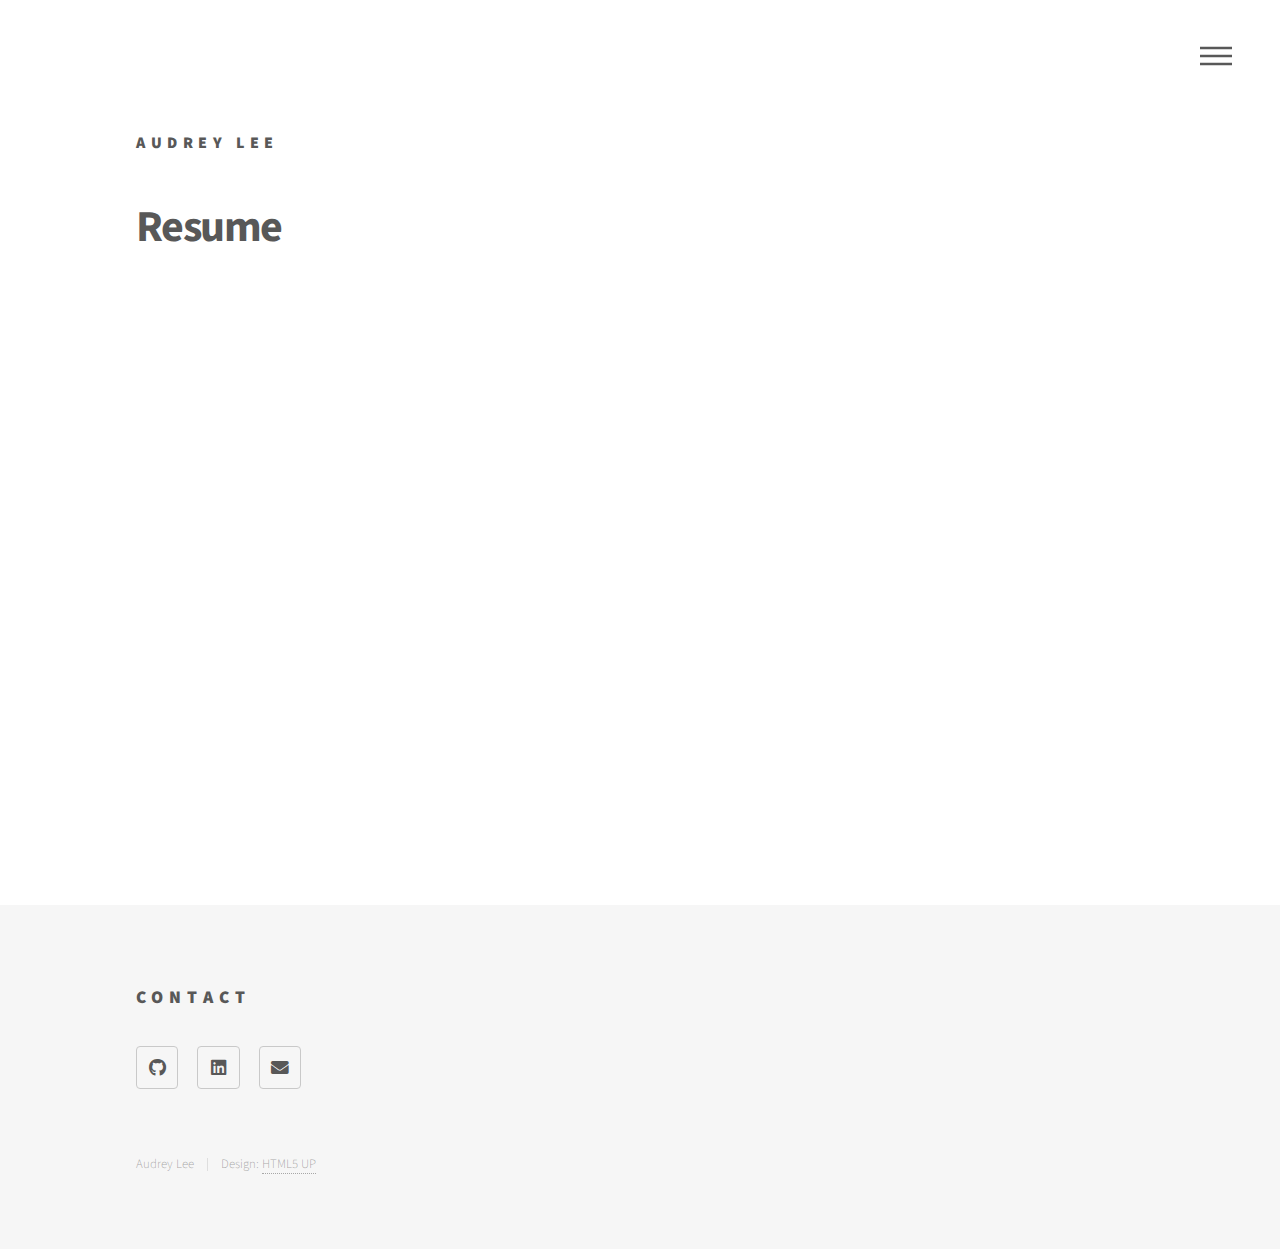
<file: resume.html>
﻿<!DOCTYPE HTML>
<!--
	Phantom by HTML5 UP
	html5up.net | @ajlkn
	Free for personal and commercial use under the CCA 3.0 license (html5up.net/license)
-->
<html>
	<head>
		<title>Resume - Audrey Lee</title>
		<meta charset="utf-8" />
		<meta name="viewport" content="width=device-width, initial-scale=1, user-scalable=no" />
		<link rel="stylesheet" href="assets/css/main.css" />
		<noscript><link rel="stylesheet" href="assets/css/noscript.css" /></noscript>
    <link rel="shortcut icon" type="image/x-icon" href="favicon.ico" />
	</head>
	<body class="is-preload">
		<!-- Wrapper -->
			<div id="wrapper">

				<!-- Header -->
					<header id="header">
						<div class="inner">

							<!-- Logo -->
								<a href="index.html" class="logo">
                  <span class="title">Audrey Lee</span>
								</a>

							<!-- Nav -->
								<nav>
									<ul>
										<li><a href="#menu">Menu</a></li>
									</ul>
								</nav>

						</div>
					</header>

				<!-- Menu -->
        <nav id="menu">
          <h2>Menu</h2>
          <ul>
            <li><a href="index.html">Home</a></li>
            <li><a href="portfolio.html">Projects</a></li>
            <li><a href="resume.html">Resume</a></li>
          </ul>
        </nav>

				<!-- Main -->
					<div id="main">
						<div class="inner">
							<h1>Resume</h1>
              <body>
                <iframe src="PDF/AudreyLeeResume.pdf" width="100%" height="500px">
                </iframe>
              </body>

            </div>

      </div>

              <!-- Footer -->
      					<footer id="footer">
      						<div class="inner">
                    <section>
      								<h2>Contact</h2>
      								<ul class="icons">
      									<!-- <li><a href="#" class="icon brands style2 fa-twitter"><span class="label">Twitter</span></a></li>
      									<li><a href="#" class="icon brands style2 fa-facebook-f"><span class="label">Facebook</span></a></li>
      									<li><a href="#" class="icon brands style2 fa-instagram"><span class="label">Instagram</span></a></li>
      									<li><a href="#" class="icon brands style2 fa-dribbble"><span class="label">Dribbble</span></a></li> -->
      									<li><a href="https://github.com/Audrey-Lee88" class="icon brands style2 fa-github"><span class="label">GitHub</span></a></li>
      									<!-- <li><a href="#" class="icon brands style2 fa-500px"><span class="label">500px</span></a></li>
      									<li><a href="#" class="icon solid style2 fa-phone"><span class="label">Phone</span></a></li> -->
      									<li><a href="https://www.linkedin.com/in/audrey-lee-3a08a1173/" class="icon brands style2 fa-linkedin"><span class="label">linkedin</span></a></li>
      									<li><a href="mailto:alee2@olin.edu" class="icon solid style2 fa-envelope"><span class="label">Email</span></a></li>

      								</ul>

      							</section>
      							<ul class="copyright">
      								<li>Audrey Lee</li><li>Design: <a href="http://html5up.net">HTML5 UP</a></li>
      							</ul>
      						</div>
      					</footer>

      			</div>

      		<!-- Scripts -->
      			<script src="assets/js/jquery.min.js"></script>
      			<script src="assets/js/browser.min.js"></script>
      			<script src="assets/js/breakpoints.min.js"></script>
      			<script src="assets/js/util.js"></script>
      			<script src="assets/js/main.js"></script>

      	</body>
      </html>
</file>
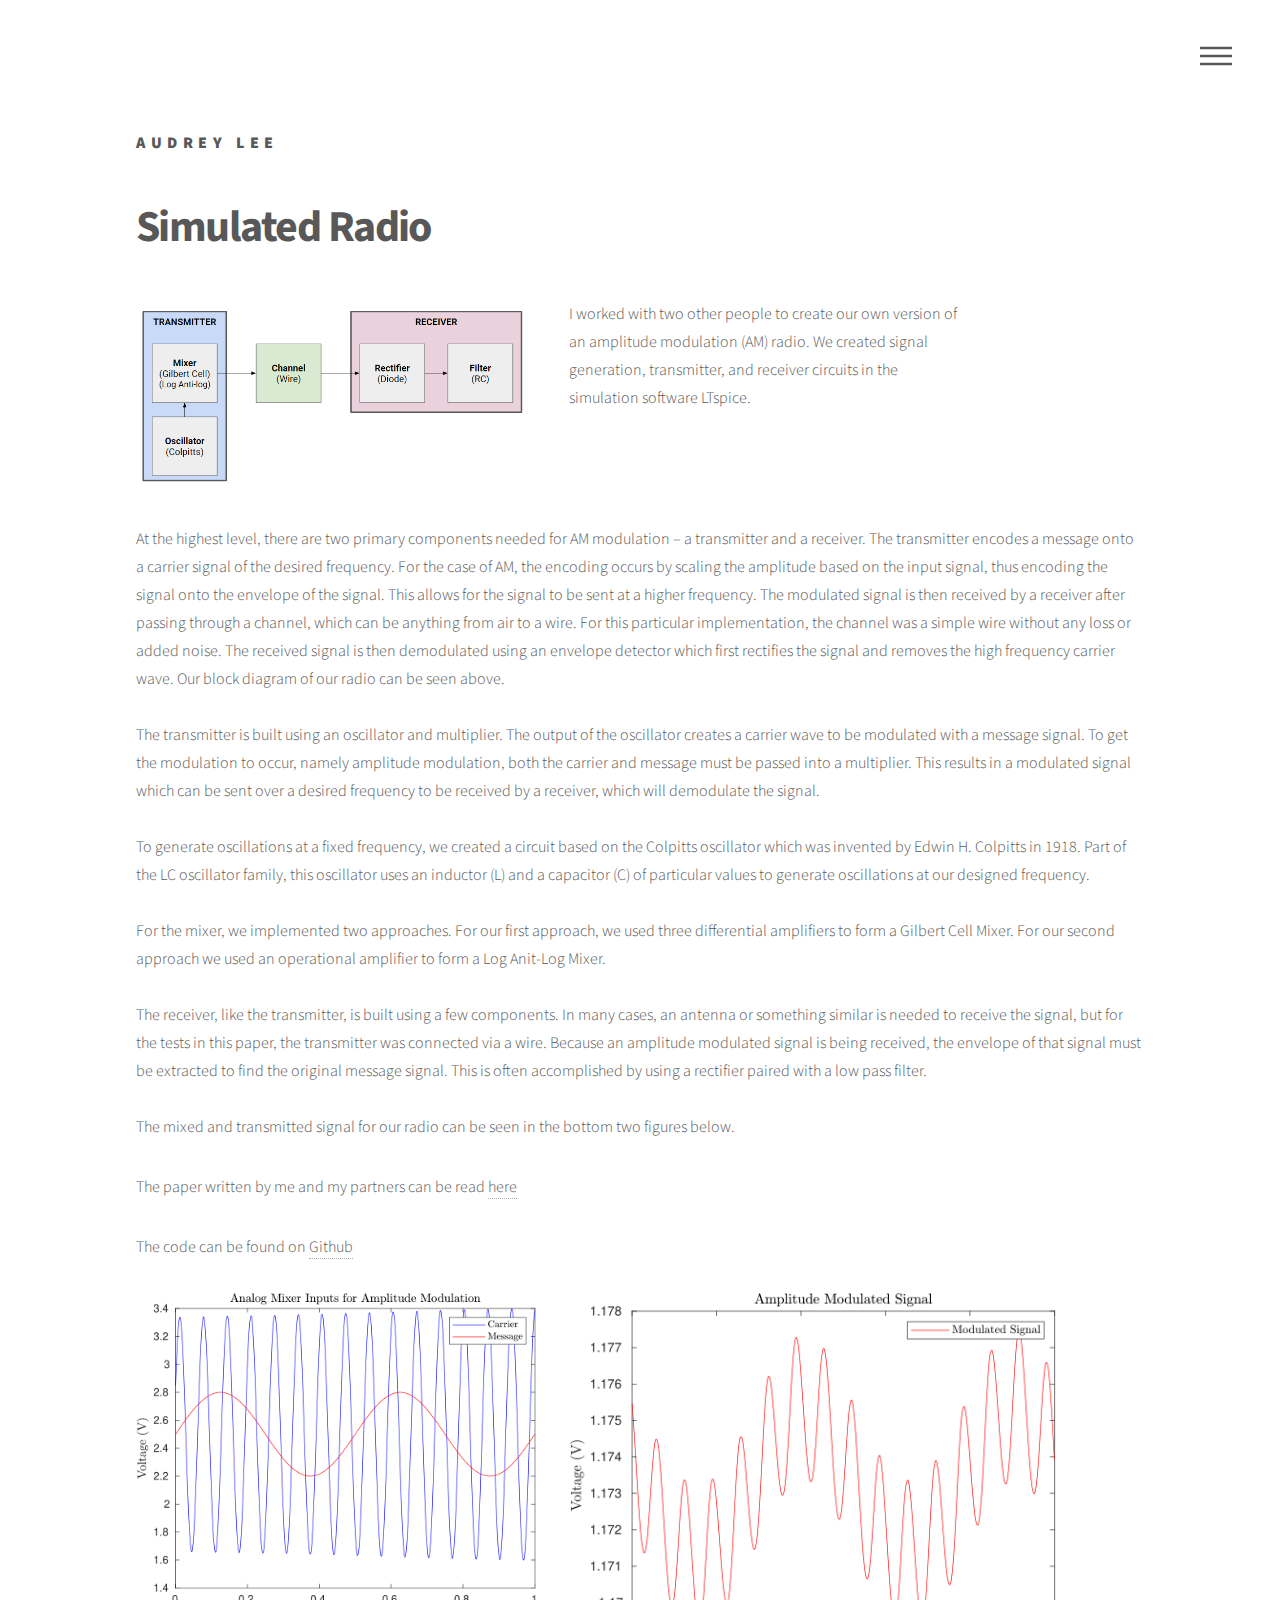
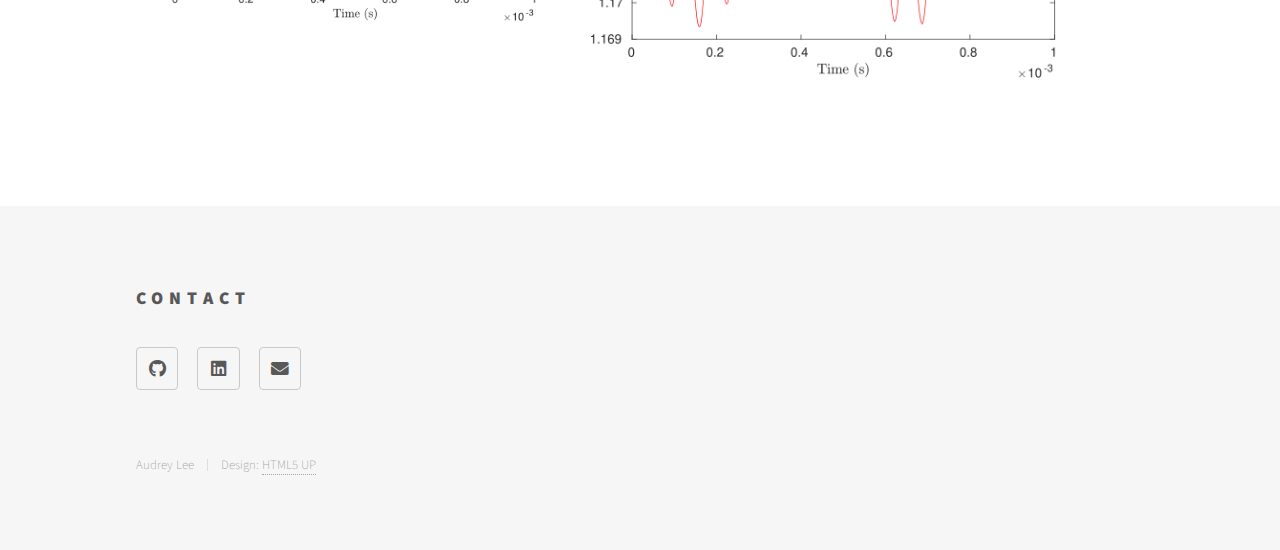
<file: simulated_radio.html>
<!DOCTYPE HTML>
<!--
	Phantom by HTML5 UP
	html5up.net | @ajlkn
	Free for personal and commercial use under the CCA 3.0 license (html5up.net/license)
-->
<html>
	<head>
		<title>Simulated Radio - Audrey Lee</title>
		<meta charset="utf-8" />
		<meta name="viewport" content="width=device-width, initial-scale=1, user-scalable=no" />
		<link rel="stylesheet" href="assets/css/main.css" />
		<noscript><link rel="stylesheet" href="assets/css/noscript.css" /></noscript>
		<link rel="shortcut icon" type="image/x-icon" href="favicon.ico" />
	</head>
	<body class="is-preload">
		<!-- Wrapper -->
			<div id="wrapper">

				<!-- Header -->
					<header id="header">
						<div class="inner">

							<!-- Logo -->
								<a href="index.html" class="logo">
                  <span class="title">Audrey Lee</span>
								</a>

							<!-- Nav -->
								<nav>
									<ul>
										<li><a href="#menu">Menu</a></li>
									</ul>
								</nav>

						</div>
					</header>

				<!-- Menu -->
        <nav id="menu">
          <h2>Menu</h2>
          <ul>
            <li><a href="index.html">Home</a></li>
            <li><a href="portfolio.html">Projects</a></li>
            <li><a href="resume.html">Resume</a></li>
          </ul>
        </nav>

				<!-- Main -->
					<div id="main">
						<div class="inner">
							<h1>Simulated Radio</h1>
							<div class="box alt">
								<div class="row gtr-uniform">
									<div class="col-5"><span class="image fit"><img src="images/SystemDiagram.PNG" alt="" /></span></div>

									<div class="col-5">
										<p>
											I worked with two other people to create our own version of an amplitude modulation (AM) radio. We created signal generation, transmitter, and receiver circuits in the simulation software LTspice.
										</p>


									</div>

									<p>
										At the highest level, there are two primary components needed for AM modulation – a transmitter and a receiver. The transmitter encodes a message onto a carrier signal of the desired frequency. For the case of AM, the encoding occurs by scaling the amplitude based on the input signal, thus encoding the signal onto the envelope of the signal. This allows for the signal to be sent at a higher frequency. The modulated signal is then received by a receiver after passing through a channel, which can be anything from air to a wire. For this particular implementation, the channel was a simple wire without any loss or added noise. The received signal is then demodulated using an envelope detector which first rectifies the signal and removes the high frequency carrier wave. Our block diagram of our radio can be seen above.
									<br> <br>
										The transmitter is built using an oscillator and multiplier. The output of the oscillator creates a carrier wave to be modulated with a message signal. To get the modulation to occur, namely amplitude modulation, both the carrier and message must be passed into a multiplier. This results in a modulated signal which can be sent over a desired frequency to be received by a receiver, which will demodulate the signal.
									<br> <br>

										To generate oscillations at a fixed frequency, we created a circuit based on the Colpitts oscillator which was invented by Edwin H. Colpitts in 1918. Part of the LC oscillator family, this oscillator uses an inductor (L) and a capacitor (C) of particular values to generate oscillations at our designed frequency.
								<br> <br>
										For the mixer, we implemented two approaches. For our first approach, we used three differential amplifiers to form a Gilbert Cell Mixer. For our second approach we used an operational amplifier to form a Log Anit-Log Mixer.
									<br> <br>
										The receiver, like the transmitter, is built using a few components. In many cases, an antenna or something similar is needed to receive the signal, but for the tests in this paper, the transmitter was connected via a wire. Because an amplitude modulated signal is being received, the envelope of that signal must be extracted to find the original message signal. This is often accomplished by using a rectifier paired with a low pass filter.
									<br> <br>
										The mixed and transmitted signal for our radio can be seen in the bottom two figures below.
									</p>
							</div>
						</div>
						<p>
						</p>

						<p>
							The paper written by me and my partners can be read <a href="PDF/Hardware_Radio_Simulation_Report.pdf">here</a>
						</p>

						<p>
							The code can be found on <a href="https://github.com/Audrey-Lee88/AnalogDigitalComms_HardwareRadio">Github</a>
						</p>

						<div class="box alt">
							<div class="row gtr-uniform">
						<div class="col-5"><span class="image fit"><img src="images/analog_mix_inputs_am.png" alt="" /></span></div>
						<div class="col-6"><span class="image fit"><img src="images/analog_modulated_signal.png" alt="" /></span></div>
						</div>
						</div>
            </div>

      </div>

              <!-- Footer -->
			<footer id="footer">
				<div class="inner">
                    <section>
						<h2>Contact</h2>
						<ul class="icons">
							<!-- <li><a href="#" class="icon brands style2 fa-twitter"><span class="label">Twitter</span></a></li>
							<li><a href="#" class="icon brands style2 fa-facebook-f"><span class="label">Facebook</span></a></li>
							<li><a href="#" class="icon brands style2 fa-instagram"><span class="label">Instagram</span></a></li>
							<li><a href="#" class="icon brands style2 fa-dribbble"><span class="label">Dribbble</span></a></li> -->
							<li><a href="https://github.com/Audrey-Lee88" class="icon brands style2 fa-github"><span class="label">GitHub</span></a></li>
							<!-- <li><a href="#" class="icon brands style2 fa-500px"><span class="label">500px</span></a></li>
							<li><a href="#" class="icon solid style2 fa-phone"><span class="label">Phone</span></a></li> -->
							<li><a href="https://www.linkedin.com/in/audrey-lee-3a08a1173/" class="icon brands style2 fa-linkedin"><span class="label">linkedin</span></a></li>
									<li><a href="mailto:alee22@stanford.edu" class="icon solid style2 fa-envelope"><span class="label">Email</span></a></li>

						</ul>

					</section>
					<ul class="copyright">
						<li> Audrey Lee</li><li>Design: <a href="http://html5up.net">HTML5 UP</a></li>
					</ul>
				</div>
			</footer>

		</div>

      		<!-- Scripts -->
      			<script src="assets/js/jquery.min.js"></script>
      			<script src="assets/js/browser.min.js"></script>
      			<script src="assets/js/breakpoints.min.js"></script>
      			<script src="assets/js/util.js"></script>
      			<script src="assets/js/main.js"></script>

      	</body>
      </html>
</file>
<file: assets/css/noscript.css>
/*
	Phantom by HTML5 UP
	html5up.net | @ajlkn
	Free for personal and commercial use under the CCA 3.0 license (html5up.net/license)
*/

/* Tiles */

	body.is-preload .tiles article {
		-moz-transform: none;
		-webkit-transform: none;
		-ms-transform: none;
		transform: none;
		opacity: 1;
	}
</file>
<file: assets/css/main.css>
@import url(fontawesome-all.min.css);
@import url("https://fonts.googleapis.com/css?family=Source+Sans+Pro:300,700,900");

/*
	Phantom by HTML5 UP
	html5up.net | @ajlkn
	Free for personal and commercial use under the CCA 3.0 license (html5up.net/license)
*/

html, body, div, span, applet, object,
iframe, h1, h2, h3, h4, h5, h6, p, blockquote,
pre, a, abbr, acronym, address, big, cite,
code, del, dfn, em, img, ins, kbd, q, s, samp,
small, strike, strong, sub, sup, tt, var, b,
u, i, center, dl, dt, dd, ol, ul, li, fieldset,
form, label, legend, table, caption, tbody,
tfoot, thead, tr, th, td, article, aside,
canvas, details, embed, figure, figcaption,
footer, header, hgroup, menu, nav, output, ruby,
section, summary, time, mark, audio, video {
	margin: 0;
	padding: 0;
	border: 0;
	font-size: 100%;
	font: inherit;
	vertical-align: baseline;}

article, aside, details, figcaption, figure,
footer, header, hgroup, menu, nav, section {
	display: block;}

body {
	line-height: 1;
}

ol, ul {
	list-style: none;
}

blockquote, q {
	quotes: none;
}

	blockquote:before, blockquote:after, q:before, q:after {
		content: '';
		content: none;
	}

table {
	border-collapse: collapse;
	border-spacing: 0;
}

body {
	-webkit-text-size-adjust: none;
}

mark {
	background-color: transparent;
	color: inherit;
}

input::-moz-focus-inner {
	border: 0;
	padding: 0;
}

input, select, textarea {
	-moz-appearance: none;
	-webkit-appearance: none;
	-ms-appearance: none;
	appearance: none;
}

/* Basic */

	@-ms-viewport {
		width: device-width;
	}

	body {
		-ms-overflow-style: scrollbar;
	}

	@media screen and (max-width: 480px) {

		html, body {
			min-width: 320px;
		}

	}

	html {
		box-sizing: border-box;
	}

	*, *:before, *:after {
		box-sizing: inherit;
	}

	body {
		background: #ffffff;
	}

		body.is-preload *, body.is-preload *:before, body.is-preload *:after {
			-moz-animation: none !important;
			-webkit-animation: none !important;
			-ms-animation: none !important;
			animation: none !important;
			-moz-transition: none !important;
			-webkit-transition: none !important;
			-ms-transition: none !important;
			transition: none !important;
		}

/* Type */

	body, input, select, textarea {
		color: #585858;
		font-family: "Source Sans Pro", Helvetica, sans-serif;
		font-size: 16pt;
		font-weight: 300;
		line-height: 1.75;
	}

		@media screen and (max-width: 1680px) {

			body, input, select, textarea {
				font-size: 14pt;
			}

		}

		@media screen and (max-width: 1280px) {

			body, input, select, textarea {
				font-size: 12pt;
			}

		}

	a {
		-moz-transition: border-bottom-color 0.2s ease, color 0.2s ease;
		-webkit-transition: border-bottom-color 0.2s ease, color 0.2s ease;
		-ms-transition: border-bottom-color 0.2s ease, color 0.2s ease;
		transition: border-bottom-color 0.2s ease, color 0.2s ease;
		text-decoration: none;
		color: #585858;
		border-bottom: dotted 1px rgba(88, 88, 88, 0.5);
	}

		a:hover {
			border-bottom-color: transparent;
			color: #f2849e !important;
		}

	strong, b {
		font-weight: 900;
	}

	em, i {
		font-style: italic;
	}

	p {
		margin: 0 0 2em 0;
	}

	h1 {
		font-size: 2.75em;
		font-weight: 700;
		line-height: 1.3;
		margin: 0 0 1em 0;
		letter-spacing: -0.035em;
	}

		h1 a {
			color: inherit;
		}

		@media screen and (max-width: 736px) {

			h1 {
				font-size: 2em;
				margin: 0 0 1em 0;
			}

		}

		@media screen and (max-width: 360px) {

			h1 {
				font-size: 1.75em;
			}

		}

	h2, h3, h4, h5, h6 {
		font-weight: 900;
		line-height: 1.5;
		margin: 0 0 2em 0;
		text-transform: uppercase;
		letter-spacing: 0.35em;
	}

		h2 a, h3 a, h4 a, h5 a, h6 a {
			color: inherit;
		}

	h2 {
		font-size: 1.1em;
	}

	h3 {
		font-size: 1em;
	}

	h4 {
		font-size: 0.8em;
	}

	h5 {
		font-size: 0.8em;
	}

	h6 {
		font-size: 0.8em;
	}

	@media screen and (max-width: 980px) {

		h1 br, h2 br, h3 br, h4 br, h5 br, h6 br {
			display: none;
		}

	}

	@media screen and (max-width: 736px) {

		h2 {
			font-size: 1em;
		}

		h3 {
			font-size: 0.8em;
		}

	}

	sub {
		font-size: 0.8em;
		position: relative;
		top: 0.5em;
	}

	sup {
		font-size: 0.8em;
		position: relative;
		top: -0.5em;
	}

	blockquote {
		border-left: solid 4px #c9c9c9;
		font-style: italic;
		margin: 0 0 2em 0;
		padding: 0.5em 0 0.5em 2em;
	}

	code {
		background: rgba(144, 144, 144, 0.075);
		border-radius: 4px;
		border: solid 1px #c9c9c9;
		font-family: "Courier New", monospace;
		font-size: 0.9em;
		margin: 0 0.25em;
		padding: 0.25em 0.65em;
	}

	pre {
		-webkit-overflow-scrolling: touch;
		font-family: "Courier New", monospace;
		font-size: 0.9em;
		margin: 0 0 2em 0;
	}

		pre code {
			display: block;
			line-height: 1.75;
			padding: 1em 1.5em;
			overflow-x: auto;
		}

	hr {
		border: 0;
		border-bottom: solid 1px #c9c9c9;
		margin: 2em 0;
	}

		hr.major {
			margin: 3em 0;
		}

	.align-left {
		text-align: left;
	}

	.align-center {
		text-align: center;
	}

	.align-right {
		text-align: right;
	}

/* Row */

	.row {
		display: flex;
		flex-wrap: wrap;
		box-sizing: border-box;
		align-items: stretch;
	}

		.row > * {
			box-sizing: border-box;
		}

		.row.gtr-uniform > * > :last-child {
			margin-bottom: 0;
		}

		.row.aln-left {
			justify-content: flex-start;
		}

		.row.aln-center {
			justify-content: center;
		}

		.row.aln-right {
			justify-content: flex-end;
		}

		.row.aln-top {
			align-items: flex-start;
		}

		.row.aln-middle {
			align-items: center;
		}

		.row.aln-bottom {
			align-items: flex-end;
		}

		.row > .imp {
			order: -1;
		}

		.row > .col-1 {
			width: 8.33333%;
		}

		.row > .off-1 {
			margin-left: 8.33333%;
		}

		.row > .col-2 {
			width: 16.66667%;
		}

		.row > .off-2 {
			margin-left: 16.66667%;
		}

		.row > .col-3 {
			width: 25%;
		}

		.row > .off-3 {
			margin-left: 25%;
		}

		.row > .col-4 {
			width: 33.33333%;
		}

		.row > .off-4 {
			margin-left: 33.33333%;
		}

		.row > .col-5 {
			width: 41.66667%;
		}

		.row > .off-5 {
			margin-left: 41.66667%;
		}

		.row > .col-6 {
			width: 50%;
		}

		.row > .off-6 {
			margin-left: 50%;
		}

		.row > .col-7 {
			width: 58.33333%;
		}

		.row > .off-7 {
			margin-left: 58.33333%;
		}

		.row > .col-8 {
			width: 66.66667%;
		}

		.row > .off-8 {
			margin-left: 66.66667%;
		}

		.row > .col-9 {
			width: 75%;
		}

		.row > .off-9 {
			margin-left: 75%;
		}

		.row > .col-10 {
			width: 83.33333%;
		}

		.row > .off-10 {
			margin-left: 83.33333%;
		}

		.row > .col-11 {
			width: 91.66667%;
		}

		.row > .off-11 {
			margin-left: 91.66667%;
		}

		.row > .col-12 {
			width: 100%;
		}

		.row > .off-12 {
			margin-left: 100%;
		}

		.row.gtr-0 {
			margin-top: 0;
			margin-left: 0em;
		}

			.row.gtr-0 > * {
				padding: 0 0 0 0em;
			}

			.row.gtr-0.gtr-uniform {
				margin-top: 0em;
			}

				.row.gtr-0.gtr-uniform > * {
					padding-top: 0em;
				}

		.row.gtr-25 {
			margin-top: 0;
			margin-left: -0.5em;
		}

			.row.gtr-25 > * {
				padding: 0 0 0 0.5em;
			}

			.row.gtr-25.gtr-uniform {
				margin-top: -0.5em;
			}

				.row.gtr-25.gtr-uniform > * {
					padding-top: 0.5em;
				}

		.row.gtr-50 {
			margin-top: 0;
			margin-left: -1em;
		}

			.row.gtr-50 > * {
				padding: 0 0 0 1em;
			}

			.row.gtr-50.gtr-uniform {
				margin-top: -1em;
			}

				.row.gtr-50.gtr-uniform > * {
					padding-top: 1em;
				}

		.row {
			margin-top: 0;
			margin-left: -2em;
		}

			.row > * {
				padding: 0 0 0 2em;
			}

			.row.gtr-uniform {
				margin-top: -2em;
			}

				.row.gtr-uniform > * {
					padding-top: 2em;
				}

		.row.gtr-150 {
			margin-top: 0;
			margin-left: -3em;
		}

			.row.gtr-150 > * {
				padding: 0 0 0 3em;
			}

			.row.gtr-150.gtr-uniform {
				margin-top: -3em;
			}

				.row.gtr-150.gtr-uniform > * {
					padding-top: 3em;
				}

		.row.gtr-200 {
			margin-top: 0;
			margin-left: -4em;
		}

			.row.gtr-200 > * {
				padding: 0 0 0 4em;
			}

			.row.gtr-200.gtr-uniform {
				margin-top: -4em;
			}

				.row.gtr-200.gtr-uniform > * {
					padding-top: 4em;
				}

		@media screen and (max-width: 1680px) {

			.row {
				display: flex;
				flex-wrap: wrap;
				box-sizing: border-box;
				align-items: stretch;
			}

				.row > * {
					box-sizing: border-box;
				}

				.row.gtr-uniform > * > :last-child {
					margin-bottom: 0;
				}

				.row.aln-left {
					justify-content: flex-start;
				}

				.row.aln-center {
					justify-content: center;
				}

				.row.aln-right {
					justify-content: flex-end;
				}

				.row.aln-top {
					align-items: flex-start;
				}

				.row.aln-middle {
					align-items: center;
				}

				.row.aln-bottom {
					align-items: flex-end;
				}

				.row > .imp-xlarge {
					order: -1;
				}

				.row > .col-1-xlarge {
					width: 8.33333%;
				}

				.row > .off-1-xlarge {
					margin-left: 8.33333%;
				}

				.row > .col-2-xlarge {
					width: 16.66667%;
				}

				.row > .off-2-xlarge {
					margin-left: 16.66667%;
				}

				.row > .col-3-xlarge {
					width: 25%;
				}

				.row > .off-3-xlarge {
					margin-left: 25%;
				}

				.row > .col-4-xlarge {
					width: 33.33333%;
				}

				.row > .off-4-xlarge {
					margin-left: 33.33333%;
				}

				.row > .col-5-xlarge {
					width: 41.66667%;
				}

				.row > .off-5-xlarge {
					margin-left: 41.66667%;
				}

				.row > .col-6-xlarge {
					width: 50%;
				}

				.row > .off-6-xlarge {
					margin-left: 50%;
				}

				.row > .col-7-xlarge {
					width: 58.33333%;
				}

				.row > .off-7-xlarge {
					margin-left: 58.33333%;
				}

				.row > .col-8-xlarge {
					width: 66.66667%;
				}

				.row > .off-8-xlarge {
					margin-left: 66.66667%;
				}

				.row > .col-9-xlarge {
					width: 75%;
				}

				.row > .off-9-xlarge {
					margin-left: 75%;
				}

				.row > .col-10-xlarge {
					width: 83.33333%;
				}

				.row > .off-10-xlarge {
					margin-left: 83.33333%;
				}

				.row > .col-11-xlarge {
					width: 91.66667%;
				}

				.row > .off-11-xlarge {
					margin-left: 91.66667%;
				}

				.row > .col-12-xlarge {
					width: 100%;
				}

				.row > .off-12-xlarge {
					margin-left: 100%;
				}

				.row.gtr-0 {
					margin-top: 0;
					margin-left: 0em;
				}

					.row.gtr-0 > * {
						padding: 0 0 0 0em;
					}

					.row.gtr-0.gtr-uniform {
						margin-top: 0em;
					}

						.row.gtr-0.gtr-uniform > * {
							padding-top: 0em;
						}

				.row.gtr-25 {
					margin-top: 0;
					margin-left: -0.5em;
				}

					.row.gtr-25 > * {
						padding: 0 0 0 0.5em;
					}

					.row.gtr-25.gtr-uniform {
						margin-top: -0.5em;
					}

						.row.gtr-25.gtr-uniform > * {
							padding-top: 0.5em;
						}

				.row.gtr-50 {
					margin-top: 0;
					margin-left: -1em;
				}

					.row.gtr-50 > * {
						padding: 0 0 0 1em;
					}

					.row.gtr-50.gtr-uniform {
						margin-top: -1em;
					}

						.row.gtr-50.gtr-uniform > * {
							padding-top: 1em;
						}

				.row {
					margin-top: 0;
					margin-left: -2em;
				}

					.row > * {
						padding: 0 0 0 2em;
					}

					.row.gtr-uniform {
						margin-top: -2em;
					}

						.row.gtr-uniform > * {
							padding-top: 2em;
						}

				.row.gtr-150 {
					margin-top: 0;
					margin-left: -3em;
				}

					.row.gtr-150 > * {
						padding: 0 0 0 3em;
					}

					.row.gtr-150.gtr-uniform {
						margin-top: -3em;
					}

						.row.gtr-150.gtr-uniform > * {
							padding-top: 3em;
						}

				.row.gtr-200 {
					margin-top: 0;
					margin-left: -4em;
				}

					.row.gtr-200 > * {
						padding: 0 0 0 4em;
					}

					.row.gtr-200.gtr-uniform {
						margin-top: -4em;
					}

						.row.gtr-200.gtr-uniform > * {
							padding-top: 4em;
						}

		}

		@media screen and (max-width: 1280px) {

			.row {
				display: flex;
				flex-wrap: wrap;
				box-sizing: border-box;
				align-items: stretch;
			}

				.row > * {
					box-sizing: border-box;
				}

				.row.gtr-uniform > * > :last-child {
					margin-bottom: 0;
				}

				.row.aln-left {
					justify-content: flex-start;
				}

				.row.aln-center {
					justify-content: center;
				}

				.row.aln-right {
					justify-content: flex-end;
				}

				.row.aln-top {
					align-items: flex-start;
				}

				.row.aln-middle {
					align-items: center;
				}

				.row.aln-bottom {
					align-items: flex-end;
				}

				.row > .imp-large {
					order: -1;
				}

				.row > .col-1-large {
					width: 8.33333%;
				}

				.row > .off-1-large {
					margin-left: 8.33333%;
				}

				.row > .col-2-large {
					width: 16.66667%;
				}

				.row > .off-2-large {
					margin-left: 16.66667%;
				}

				.row > .col-3-large {
					width: 25%;
				}

				.row > .off-3-large {
					margin-left: 25%;
				}

				.row > .col-4-large {
					width: 33.33333%;
				}

				.row > .off-4-large {
					margin-left: 33.33333%;
				}

				.row > .col-5-large {
					width: 41.66667%;
				}

				.row > .off-5-large {
					margin-left: 41.66667%;
				}

				.row > .col-6-large {
					width: 50%;
				}

				.row > .off-6-large {
					margin-left: 50%;
				}

				.row > .col-7-large {
					width: 58.33333%;
				}

				.row > .off-7-large {
					margin-left: 58.33333%;
				}

				.row > .col-8-large {
					width: 66.66667%;
				}

				.row > .off-8-large {
					margin-left: 66.66667%;
				}

				.row > .col-9-large {
					width: 75%;
				}

				.row > .off-9-large {
					margin-left: 75%;
				}

				.row > .col-10-large {
					width: 83.33333%;
				}

				.row > .off-10-large {
					margin-left: 83.33333%;
				}

				.row > .col-11-large {
					width: 91.66667%;
				}

				.row > .off-11-large {
					margin-left: 91.66667%;
				}

				.row > .col-12-large {
					width: 100%;
				}

				.row > .off-12-large {
					margin-left: 100%;
				}

				.row.gtr-0 {
					margin-top: 0;
					margin-left: 0em;
				}

					.row.gtr-0 > * {
						padding: 0 0 0 0em;
					}

					.row.gtr-0.gtr-uniform {
						margin-top: 0em;
					}

						.row.gtr-0.gtr-uniform > * {
							padding-top: 0em;
						}

				.row.gtr-25 {
					margin-top: 0;
					margin-left: -0.5em;
				}

					.row.gtr-25 > * {
						padding: 0 0 0 0.5em;
					}

					.row.gtr-25.gtr-uniform {
						margin-top: -0.5em;
					}

						.row.gtr-25.gtr-uniform > * {
							padding-top: 0.5em;
						}

				.row.gtr-50 {
					margin-top: 0;
					margin-left: -1em;
				}

					.row.gtr-50 > * {
						padding: 0 0 0 1em;
					}

					.row.gtr-50.gtr-uniform {
						margin-top: -1em;
					}

						.row.gtr-50.gtr-uniform > * {
							padding-top: 1em;
						}

				.row {
					margin-top: 0;
					margin-left: -2em;
				}

					.row > * {
						padding: 0 0 0 2em;
					}

					.row.gtr-uniform {
						margin-top: -2em;
					}

						.row.gtr-uniform > * {
							padding-top: 2em;
						}

				.row.gtr-150 {
					margin-top: 0;
					margin-left: -3em;
				}

					.row.gtr-150 > * {
						padding: 0 0 0 3em;
					}

					.row.gtr-150.gtr-uniform {
						margin-top: -3em;
					}

						.row.gtr-150.gtr-uniform > * {
							padding-top: 3em;
						}

				.row.gtr-200 {
					margin-top: 0;
					margin-left: -4em;
				}

					.row.gtr-200 > * {
						padding: 0 0 0 4em;
					}

					.row.gtr-200.gtr-uniform {
						margin-top: -4em;
					}

						.row.gtr-200.gtr-uniform > * {
							padding-top: 4em;
						}

		}

		@media screen and (max-width: 980px) {

			.row {
				display: flex;
				flex-wrap: wrap;
				box-sizing: border-box;
				align-items: stretch;
			}

				.row > * {
					box-sizing: border-box;
				}

				.row.gtr-uniform > * > :last-child {
					margin-bottom: 0;
				}

				.row.aln-left {
					justify-content: flex-start;
				}

				.row.aln-center {
					justify-content: center;
				}

				.row.aln-right {
					justify-content: flex-end;
				}

				.row.aln-top {
					align-items: flex-start;
				}

				.row.aln-middle {
					align-items: center;
				}

				.row.aln-bottom {
					align-items: flex-end;
				}

				.row > .imp-medium {
					order: -1;
				}

				.row > .col-1-medium {
					width: 8.33333%;
				}

				.row > .off-1-medium {
					margin-left: 8.33333%;
				}

				.row > .col-2-medium {
					width: 16.66667%;
				}

				.row > .off-2-medium {
					margin-left: 16.66667%;
				}

				.row > .col-3-medium {
					width: 25%;
				}

				.row > .off-3-medium {
					margin-left: 25%;
				}

				.row > .col-4-medium {
					width: 33.33333%;
				}

				.row > .off-4-medium {
					margin-left: 33.33333%;
				}

				.row > .col-5-medium {
					width: 41.66667%;
				}

				.row > .off-5-medium {
					margin-left: 41.66667%;
				}

				.row > .col-6-medium {
					width: 50%;
				}

				.row > .off-6-medium {
					margin-left: 50%;
				}

				.row > .col-7-medium {
					width: 58.33333%;
				}

				.row > .off-7-medium {
					margin-left: 58.33333%;
				}

				.row > .col-8-medium {
					width: 66.66667%;
				}

				.row > .off-8-medium {
					margin-left: 66.66667%;
				}

				.row > .col-9-medium {
					width: 75%;
				}

				.row > .off-9-medium {
					margin-left: 75%;
				}

				.row > .col-10-medium {
					width: 83.33333%;
				}

				.row > .off-10-medium {
					margin-left: 83.33333%;
				}

				.row > .col-11-medium {
					width: 91.66667%;
				}

				.row > .off-11-medium {
					margin-left: 91.66667%;
				}

				.row > .col-12-medium {
					width: 100%;
				}

				.row > .off-12-medium {
					margin-left: 100%;
				}

				.row.gtr-0 {
					margin-top: 0;
					margin-left: 0em;
				}

					.row.gtr-0 > * {
						padding: 0 0 0 0em;
					}

					.row.gtr-0.gtr-uniform {
						margin-top: 0em;
					}

						.row.gtr-0.gtr-uniform > * {
							padding-top: 0em;
						}

				.row.gtr-25 {
					margin-top: 0;
					margin-left: -0.375em;
				}

					.row.gtr-25 > * {
						padding: 0 0 0 0.375em;
					}

					.row.gtr-25.gtr-uniform {
						margin-top: -0.375em;
					}

						.row.gtr-25.gtr-uniform > * {
							padding-top: 0.375em;
						}

				.row.gtr-50 {
					margin-top: 0;
					margin-left: -0.75em;
				}

					.row.gtr-50 > * {
						padding: 0 0 0 0.75em;
					}

					.row.gtr-50.gtr-uniform {
						margin-top: -0.75em;
					}

						.row.gtr-50.gtr-uniform > * {
							padding-top: 0.75em;
						}

				.row {
					margin-top: 0;
					margin-left: -1.5em;
				}

					.row > * {
						padding: 0 0 0 1.5em;
					}

					.row.gtr-uniform {
						margin-top: -1.5em;
					}

						.row.gtr-uniform > * {
							padding-top: 1.5em;
						}

				.row.gtr-150 {
					margin-top: 0;
					margin-left: -2.25em;
				}

					.row.gtr-150 > * {
						padding: 0 0 0 2.25em;
					}

					.row.gtr-150.gtr-uniform {
						margin-top: -2.25em;
					}

						.row.gtr-150.gtr-uniform > * {
							padding-top: 2.25em;
						}

				.row.gtr-200 {
					margin-top: 0;
					margin-left: -3em;
				}

					.row.gtr-200 > * {
						padding: 0 0 0 3em;
					}

					.row.gtr-200.gtr-uniform {
						margin-top: -3em;
					}

						.row.gtr-200.gtr-uniform > * {
							padding-top: 3em;
						}

		}

		@media screen and (max-width: 736px) {

			.row {
				display: flex;
				flex-wrap: wrap;
				box-sizing: border-box;
				align-items: stretch;
			}

				.row > * {
					box-sizing: border-box;
				}

				.row.gtr-uniform > * > :last-child {
					margin-bottom: 0;
				}

				.row.aln-left {
					justify-content: flex-start;
				}

				.row.aln-center {
					justify-content: center;
				}

				.row.aln-right {
					justify-content: flex-end;
				}

				.row.aln-top {
					align-items: flex-start;
				}

				.row.aln-middle {
					align-items: center;
				}

				.row.aln-bottom {
					align-items: flex-end;
				}

				.row > .imp-small {
					order: -1;
				}

				.row > .col-1-small {
					width: 8.33333%;
				}

				.row > .off-1-small {
					margin-left: 8.33333%;
				}

				.row > .col-2-small {
					width: 16.66667%;
				}

				.row > .off-2-small {
					margin-left: 16.66667%;
				}

				.row > .col-3-small {
					width: 25%;
				}

				.row > .off-3-small {
					margin-left: 25%;
				}

				.row > .col-4-small {
					width: 33.33333%;
				}

				.row > .off-4-small {
					margin-left: 33.33333%;
				}

				.row > .col-5-small {
					width: 41.66667%;
				}

				.row > .off-5-small {
					margin-left: 41.66667%;
				}

				.row > .col-6-small {
					width: 50%;
				}

				.row > .off-6-small {
					margin-left: 50%;
				}

				.row > .col-7-small {
					width: 58.33333%;
				}

				.row > .off-7-small {
					margin-left: 58.33333%;
				}

				.row > .col-8-small {
					width: 66.66667%;
				}

				.row > .off-8-small {
					margin-left: 66.66667%;
				}

				.row > .col-9-small {
					width: 75%;
				}

				.row > .off-9-small {
					margin-left: 75%;
				}

				.row > .col-10-small {
					width: 83.33333%;
				}

				.row > .off-10-small {
					margin-left: 83.33333%;
				}

				.row > .col-11-small {
					width: 91.66667%;
				}

				.row > .off-11-small {
					margin-left: 91.66667%;
				}

				.row > .col-12-small {
					width: 100%;
				}

				.row > .off-12-small {
					margin-left: 100%;
				}

				.row.gtr-0 {
					margin-top: 0;
					margin-left: 0em;
				}

					.row.gtr-0 > * {
						padding: 0 0 0 0em;
					}

					.row.gtr-0.gtr-uniform {
						margin-top: 0em;
					}

						.row.gtr-0.gtr-uniform > * {
							padding-top: 0em;
						}

				.row.gtr-25 {
					margin-top: 0;
					margin-left: -0.25em;
				}

					.row.gtr-25 > * {
						padding: 0 0 0 0.25em;
					}

					.row.gtr-25.gtr-uniform {
						margin-top: -0.25em;
					}

						.row.gtr-25.gtr-uniform > * {
							padding-top: 0.25em;
						}

				.row.gtr-50 {
					margin-top: 0;
					margin-left: -0.5em;
				}

					.row.gtr-50 > * {
						padding: 0 0 0 0.5em;
					}

					.row.gtr-50.gtr-uniform {
						margin-top: -0.5em;
					}

						.row.gtr-50.gtr-uniform > * {
							padding-top: 0.5em;
						}

				.row {
					margin-top: 0;
					margin-left: -1em;
				}

					.row > * {
						padding: 0 0 0 1em;
					}

					.row.gtr-uniform {
						margin-top: -1em;
					}

						.row.gtr-uniform > * {
							padding-top: 1em;
						}

				.row.gtr-150 {
					margin-top: 0;
					margin-left: -1.5em;
				}

					.row.gtr-150 > * {
						padding: 0 0 0 1.5em;
					}

					.row.gtr-150.gtr-uniform {
						margin-top: -1.5em;
					}

						.row.gtr-150.gtr-uniform > * {
							padding-top: 1.5em;
						}

				.row.gtr-200 {
					margin-top: 0;
					margin-left: -2em;
				}

					.row.gtr-200 > * {
						padding: 0 0 0 2em;
					}

					.row.gtr-200.gtr-uniform {
						margin-top: -2em;
					}

						.row.gtr-200.gtr-uniform > * {
							padding-top: 2em;
						}

		}

		@media screen and (max-width: 480px) {

			.row {
				display: flex;
				flex-wrap: wrap;
				box-sizing: border-box;
				align-items: stretch;
			}

				.row > * {
					box-sizing: border-box;
				}

				.row.gtr-uniform > * > :last-child {
					margin-bottom: 0;
				}

				.row.aln-left {
					justify-content: flex-start;
				}

				.row.aln-center {
					justify-content: center;
				}

				.row.aln-right {
					justify-content: flex-end;
				}

				.row.aln-top {
					align-items: flex-start;
				}

				.row.aln-middle {
					align-items: center;
				}

				.row.aln-bottom {
					align-items: flex-end;
				}

				.row > .imp-xsmall {
					order: -1;
				}

				.row > .col-1-xsmall {
					width: 8.33333%;
				}

				.row > .off-1-xsmall {
					margin-left: 8.33333%;
				}

				.row > .col-2-xsmall {
					width: 16.66667%;
				}

				.row > .off-2-xsmall {
					margin-left: 16.66667%;
				}

				.row > .col-3-xsmall {
					width: 25%;
				}

				.row > .off-3-xsmall {
					margin-left: 25%;
				}

				.row > .col-4-xsmall {
					width: 33.33333%;
				}

				.row > .off-4-xsmall {
					margin-left: 33.33333%;
				}

				.row > .col-5-xsmall {
					width: 41.66667%;
				}

				.row > .off-5-xsmall {
					margin-left: 41.66667%;
				}

				.row > .col-6-xsmall {
					width: 50%;
				}

				.row > .off-6-xsmall {
					margin-left: 50%;
				}

				.row > .col-7-xsmall {
					width: 58.33333%;
				}

				.row > .off-7-xsmall {
					margin-left: 58.33333%;
				}

				.row > .col-8-xsmall {
					width: 66.66667%;
				}

				.row > .off-8-xsmall {
					margin-left: 66.66667%;
				}

				.row > .col-9-xsmall {
					width: 75%;
				}

				.row > .off-9-xsmall {
					margin-left: 75%;
				}

				.row > .col-10-xsmall {
					width: 83.33333%;
				}

				.row > .off-10-xsmall {
					margin-left: 83.33333%;
				}

				.row > .col-11-xsmall {
					width: 91.66667%;
				}

				.row > .off-11-xsmall {
					margin-left: 91.66667%;
				}

				.row > .col-12-xsmall {
					width: 100%;
				}

				.row > .off-12-xsmall {
					margin-left: 100%;
				}

				.row.gtr-0 {
					margin-top: 0;
					margin-left: 0em;
				}

					.row.gtr-0 > * {
						padding: 0 0 0 0em;
					}

					.row.gtr-0.gtr-uniform {
						margin-top: 0em;
					}

						.row.gtr-0.gtr-uniform > * {
							padding-top: 0em;
						}

				.row.gtr-25 {
					margin-top: 0;
					margin-left: -0.25em;
				}

					.row.gtr-25 > * {
						padding: 0 0 0 0.25em;
					}

					.row.gtr-25.gtr-uniform {
						margin-top: -0.25em;
					}

						.row.gtr-25.gtr-uniform > * {
							padding-top: 0.25em;
						}

				.row.gtr-50 {
					margin-top: 0;
					margin-left: -0.5em;
				}

					.row.gtr-50 > * {
						padding: 0 0 0 0.5em;
					}

					.row.gtr-50.gtr-uniform {
						margin-top: -0.5em;
					}

						.row.gtr-50.gtr-uniform > * {
							padding-top: 0.5em;
						}

				.row {
					margin-top: 0;
					margin-left: -1em;
				}

					.row > * {
						padding: 0 0 0 1em;
					}

					.row.gtr-uniform {
						margin-top: -1em;
					}

						.row.gtr-uniform > * {
							padding-top: 1em;
						}

				.row.gtr-150 {
					margin-top: 0;
					margin-left: -1.5em;
				}

					.row.gtr-150 > * {
						padding: 0 0 0 1.5em;
					}

					.row.gtr-150.gtr-uniform {
						margin-top: -1.5em;
					}

						.row.gtr-150.gtr-uniform > * {
							padding-top: 1.5em;
						}

				.row.gtr-200 {
					margin-top: 0;
					margin-left: -2em;
				}

					.row.gtr-200 > * {
						padding: 0 0 0 2em;
					}

					.row.gtr-200.gtr-uniform {
						margin-top: -2em;
					}

						.row.gtr-200.gtr-uniform > * {
							padding-top: 2em;
						}

		}

/* Section/Article */

	section.special, article.special {
		text-align: center;
	}

	header p {
		margin-top: -1em;
	}

	@media screen and (max-width: 736px) {

		header p {
			margin-top: 0;
		}

	}

/* Icon */

	.icon {
		text-decoration: none;
		border-bottom: none;
		position: relative;
	}

		.icon:before {
			-moz-osx-font-smoothing: grayscale;
			-webkit-font-smoothing: antialiased;
			display: inline-block;
			font-style: normal;
			font-variant: normal;
			text-rendering: auto;
			line-height: 1;
			text-transform: none !important;
			font-family: 'Font Awesome 5 Free';
			font-weight: 400;
		}

		.icon > .label {
			display: none;
		}

		.icon:before {
			line-height: inherit;
		}

		.icon.solid:before {
			font-weight: 900;
		}

		.icon.brands:before {
			font-family: 'Font Awesome 5 Brands';
		}

		.icon.style2 {
			-moz-transition: background-color 0.2s ease-in-out, color 0.2s ease-in-out, border-color 0.2s ease-in-out;
			-webkit-transition: background-color 0.2s ease-in-out, color 0.2s ease-in-out, border-color 0.2s ease-in-out;
			-ms-transition: background-color 0.2s ease-in-out, color 0.2s ease-in-out, border-color 0.2s ease-in-out;
			transition: background-color 0.2s ease-in-out, color 0.2s ease-in-out, border-color 0.2s ease-in-out;
			background-color: transparent;
			border: solid 1px #c9c9c9;
			border-radius: 4px;
			width: 2.65em;
			height: 2.65em;
			display: inline-block;
			text-align: center;
			line-height: 2.65em;
			color: inherit;
		}

			.icon.style2:before {
				font-size: 1.1em;
			}

			.icon.style2:hover {
				color: #f2849e;
				border-color: #f2849e;
			}

			.icon.style2:active {
				background-color: rgba(242, 132, 158, 0.1);
			}

/* List */

	ol {
		list-style: decimal;
		margin: 0 0 2em 0;
		padding-left: 1.25em;
	}

		ol li {
			padding-left: 0.25em;
		}

	ul {
		list-style: disc;
		margin: 0 0 2em 0;
		padding-left: 1em;
	}

		ul li {
			padding-left: 0.5em;
		}

		ul.alt {
			list-style: none;
			padding-left: 0;
		}

			ul.alt li {
				border-top: solid 1px #c9c9c9;
				padding: 0.5em 0;
			}

				ul.alt li:first-child {
					border-top: 0;
					padding-top: 0;
				}

	dl {
		margin: 0 0 2em 0;
	}

		dl dt {
			display: block;
			font-weight: 900;
			margin: 0 0 1em 0;
		}

		dl dd {
			margin-left: 2em;
		}

/* Actions */

	ul.actions {
		display: -moz-flex;
		display: -webkit-flex;
		display: -ms-flex;
		display: flex;
		cursor: default;
		list-style: none;
		margin-left: -1em;
		padding-left: 0;
	}

		ul.actions li {
			padding: 0 0 0 1em;
			vertical-align: middle;
		}

		ul.actions.special {
			-moz-justify-content: center;
			-webkit-justify-content: center;
			-ms-justify-content: center;
			justify-content: center;
			width: 100%;
			margin-left: 0;
		}

			ul.actions.special li:first-child {
				padding-left: 0;
			}

		ul.actions.stacked {
			-moz-flex-direction: column;
			-webkit-flex-direction: column;
			-ms-flex-direction: column;
			flex-direction: column;
			margin-left: 0;
		}

			ul.actions.stacked li {
				padding: 1.3em 0 0 0;
			}

				ul.actions.stacked li:first-child {
					padding-top: 0;
				}

		ul.actions.fit {
			width: calc(100% + 1em);
		}

			ul.actions.fit li {
				-moz-flex-grow: 1;
				-webkit-flex-grow: 1;
				-ms-flex-grow: 1;
				flex-grow: 1;
				-moz-flex-shrink: 1;
				-webkit-flex-shrink: 1;
				-ms-flex-shrink: 1;
				flex-shrink: 1;
				width: 100%;
			}

				ul.actions.fit li > * {
					width: 100%;
				}

			ul.actions.fit.stacked {
				width: 100%;
			}

		@media screen and (max-width: 480px) {

			ul.actions:not(.fixed) {
				-moz-flex-direction: column;
				-webkit-flex-direction: column;
				-ms-flex-direction: column;
				flex-direction: column;
				margin-left: 0;
				width: 100% !important;
			}

				ul.actions:not(.fixed) li {
					-moz-flex-grow: 1;
					-webkit-flex-grow: 1;
					-ms-flex-grow: 1;
					flex-grow: 1;
					-moz-flex-shrink: 1;
					-webkit-flex-shrink: 1;
					-ms-flex-shrink: 1;
					flex-shrink: 1;
					padding: 1em 0 0 0;
					text-align: center;
					width: 100%;
				}

					ul.actions:not(.fixed) li > * {
						width: 100%;
					}

					ul.actions:not(.fixed) li:first-child {
						padding-top: 0;
					}

					ul.actions:not(.fixed) li input[type="submit"],
					ul.actions:not(.fixed) li input[type="reset"],
					ul.actions:not(.fixed) li input[type="button"],
					ul.actions:not(.fixed) li button,
					ul.actions:not(.fixed) li .button {
						width: 100%;
					}

						ul.actions:not(.fixed) li input[type="submit"].icon:before,
						ul.actions:not(.fixed) li input[type="reset"].icon:before,
						ul.actions:not(.fixed) li input[type="button"].icon:before,
						ul.actions:not(.fixed) li button.icon:before,
						ul.actions:not(.fixed) li .button.icon:before {
							margin-left: -0.5rem;
						}

		}

/* Icons */

	ul.icons {
		cursor: default;
		list-style: none;
		padding-left: 0;
		margin: -1em 0 2em -1em;
	}

		ul.icons li {
			display: inline-block;
			padding: 1em 0 0 1em;
		}

/* Form */

	form {
		margin: 0 0 2em 0;
		overflow-x: hidden;
	}

		form > :last-child {
			margin-bottom: 0;
		}

		form > .fields {
			display: -moz-flex;
			display: -webkit-flex;
			display: -ms-flex;
			display: flex;
			-moz-flex-wrap: wrap;
			-webkit-flex-wrap: wrap;
			-ms-flex-wrap: wrap;
			flex-wrap: wrap;
			width: calc(100% + 3em);
			margin: -1.5em 0 2em -1.5em;
		}

			form > .fields > .field {
				-moz-flex-grow: 0;
				-webkit-flex-grow: 0;
				-ms-flex-grow: 0;
				flex-grow: 0;
				-moz-flex-shrink: 0;
				-webkit-flex-shrink: 0;
				-ms-flex-shrink: 0;
				flex-shrink: 0;
				padding: 1.5em 0 0 1.5em;
				width: calc(100% - 1.5em);
			}

				form > .fields > .field.half {
					width: calc(50% - 0.75em);
				}

				form > .fields > .field.third {
					width: calc(100%/3 - 0.5em);
				}

				form > .fields > .field.quarter {
					width: calc(25% - 0.375em);
				}

		@media screen and (max-width: 480px) {

			form > .fields {
				width: calc(100% + 3em);
				margin: -1.5em 0 2em -1.5em;
			}

				form > .fields > .field {
					padding: 1.5em 0 0 1.5em;
					width: calc(100% - 1.5em);
				}

					form > .fields > .field.half {
						width: calc(100% - 1.5em);
					}

					form > .fields > .field.third {
						width: calc(100% - 1.5em);
					}

					form > .fields > .field.quarter {
						width: calc(100% - 1.5em);
					}

		}

	label {
		display: block;
		font-size: 0.9em;
		font-weight: 900;
		margin: 0 0 1em 0;
	}

	input[type="text"],
	input[type="password"],
	input[type="email"],
	input[type="tel"],
	select,
	textarea {
		-moz-appearance: none;
		-webkit-appearance: none;
		-ms-appearance: none;
		appearance: none;
		background-color: transparent;
		border: none;
		border-radius: 0;
		border-bottom: solid 1px #c9c9c9;
		color: inherit;
		display: block;
		outline: 0;
		padding: 0;
		text-decoration: none;
		width: 100%;
	}

		input[type="text"]:invalid,
		input[type="password"]:invalid,
		input[type="email"]:invalid,
		input[type="tel"]:invalid,
		select:invalid,
		textarea:invalid {
			box-shadow: none;
		}

		input[type="text"]:focus,
		input[type="password"]:focus,
		input[type="email"]:focus,
		input[type="tel"]:focus,
		select:focus,
		textarea:focus {
			border-bottom-color: #f2849e;
			box-shadow: inset 0 -1px 0 0 #f2849e;
		}

	select {
		background-image: url("data:image/svg+xml;charset=utf8,%3Csvg xmlns='http://www.w3.org/2000/svg' width='40' height='40' preserveAspectRatio='none' viewBox='0 0 40 40'%3E%3Cpath d='M9.4,12.3l10.4,10.4l10.4-10.4c0.2-0.2,0.5-0.4,0.9-0.4c0.3,0,0.6,0.1,0.9,0.4l3.3,3.3c0.2,0.2,0.4,0.5,0.4,0.9 c0,0.4-0.1,0.6-0.4,0.9L20.7,31.9c-0.2,0.2-0.5,0.4-0.9,0.4c-0.3,0-0.6-0.1-0.9-0.4L4.3,17.3c-0.2-0.2-0.4-0.5-0.4-0.9 c0-0.4,0.1-0.6,0.4-0.9l3.3-3.3c0.2-0.2,0.5-0.4,0.9-0.4S9.1,12.1,9.4,12.3z' fill='%23c9c9c9' /%3E%3C/svg%3E");
		background-size: 1.25rem;
		background-repeat: no-repeat;
		background-position: calc(100% - 1rem) center;
		height: 3em;
		padding-right: 3em;
		text-overflow: ellipsis;
	}

		select option {
			background: #ffffff;
		}

		select:focus::-ms-value {
			background-color: transparent;
		}

		select::-ms-expand {
			display: none;
		}

	input[type="text"],
	input[type="password"],
	input[type="email"],
	select {
		height: 3em;
	}

	textarea {
		padding: 0;
		min-height: 3.75em;
	}

	input[type="checkbox"],
	input[type="radio"] {
		-moz-appearance: none;
		-webkit-appearance: none;
		-ms-appearance: none;
		appearance: none;
		display: block;
		float: left;
		margin-right: -2em;
		opacity: 0;
		width: 1em;
		z-index: -1;
	}

		input[type="checkbox"] + label,
		input[type="radio"] + label {
			text-decoration: none;
			color: #585858;
			cursor: pointer;
			display: inline-block;
			font-size: 1em;
			font-weight: 300;
			padding-left: 2.55em;
			padding-right: 0.75em;
			position: relative;
		}

			input[type="checkbox"] + label:before,
			input[type="radio"] + label:before {
				-moz-osx-font-smoothing: grayscale;
				-webkit-font-smoothing: antialiased;
				display: inline-block;
				font-style: normal;
				font-variant: normal;
				text-rendering: auto;
				line-height: 1;
				text-transform: none !important;
				font-family: 'Font Awesome 5 Free';
				font-weight: 900;
			}

			input[type="checkbox"] + label:before,
			input[type="radio"] + label:before {
				border-radius: 4px;
				border: solid 1px #c9c9c9;
				content: '';
				display: inline-block;
				font-size: 0.8em;
				height: 2.25em;
				left: 0;
				line-height: 2.25em;
				position: absolute;
				text-align: center;
				top: 0;
				width: 2.25em;
			}

		input[type="checkbox"]:checked + label:before,
		input[type="radio"]:checked + label:before {
			background: #585858;
			border-color: #585858;
			color: #ffffff;
			content: '\f00c';
		}

		input[type="checkbox"]:focus + label:before,
		input[type="radio"]:focus + label:before {
			border-color: #f2849e;
			box-shadow: 0 0 0 1px #f2849e;
		}

	input[type="checkbox"] + label:before {
		border-radius: 4px;
	}

	input[type="radio"] + label:before {
		border-radius: 100%;
	}

/* Box */

	.box {
		border-radius: 4px;
		border: solid 1px #c9c9c9;
		margin-bottom: 2em;
		padding: 1.5em;
	}

		.box > :last-child,
		.box > :last-child > :last-child,
		.box > :last-child > :last-child > :last-child {
			margin-bottom: 0;
		}

		.box.alt {
			border: 0;
			border-radius: 0;
			padding: 0;
		}

/* Image */

.center {
  display: block;
  margin-left: auto;
  margin-right: auto;
  width: 50%;
}

	.image {
		border-radius: 4px;
		border: 0;
		display: inline-block;
		position: relative;
	}

		.image img {
			border-radius: 4px;
			display: block;
		}

		.image.small {
			max-width: 5%;
		}
		.image.left.medium {
			max-width: 20%;
		}
		.image.left, .image.right {
			max-width: 40%;
		}

			.image.left img, .image.right img, .image.small img,.image.left.medium img {
				width: 100%;
			}

		.image.left {
			float: left;
			padding: 0 1.5em 1em 0;
			top: 0.25em;
		}

		.image.right {
			float: right;
			padding: 0 0 1em 1.5em;
			top: 0.25em;
		}

		.image.fit {
			display: block;
			margin: 0 0 2em 0;
			width: 100%;
		}

			.image.fit img {
				width: 100%;
			}

		.image.main {
			display: block;
			margin: 0 0 3em 0;
			width: 100%;
		}

			.image.main img {
				width: 100%;
			}

			@media screen and (max-width: 736px) {

				.image.main {
					margin: 0 0 2em 0;
				}

			}

/* Table */

	.table-wrapper {
		-webkit-overflow-scrolling: touch;
		overflow-x: auto;
	}

	table {
		margin: 0 0 2em 0;
		width: 100%;
	}

		table tbody tr {
			border: solid 1px #c9c9c9;
			border-left: 0;
			border-right: 0;
		}

			table tbody tr:nth-child(2n + 1) {
				background-color: rgba(144, 144, 144, 0.075);
			}

		table td {
			padding: 0.75em 0.75em;
		}

		table th {
			font-size: 0.9em;
			font-weight: 900;
			padding: 0 0.75em 0.75em 0.75em;
			text-align: left;
		}

		table thead {
			border-bottom: solid 2px #c9c9c9;
		}

		table tfoot {
			border-top: solid 2px #c9c9c9;
		}

		table.alt {
			border-collapse: separate;
		}

			table.alt tbody tr td {
				border: solid 1px #c9c9c9;
				border-left-width: 0;
				border-top-width: 0;
			}

				table.alt tbody tr td:first-child {
					border-left-width: 1px;
				}

			table.alt tbody tr:first-child td {
				border-top-width: 1px;
			}

			table.alt thead {
				border-bottom: 0;
			}

			table.alt tfoot {
				border-top: 0;
			}

/* Button */

	input[type="submit"],
	input[type="reset"],
	input[type="button"],
	button,
	.button {
		-moz-appearance: none;
		-webkit-appearance: none;
		-ms-appearance: none;
		appearance: none;
		-moz-transition: background-color 0.2s ease-in-out, color 0.2s ease-in-out, box-shadow 0.2s ease-in-out;
		-webkit-transition: background-color 0.2s ease-in-out, color 0.2s ease-in-out, box-shadow 0.2s ease-in-out;
		-ms-transition: background-color 0.2s ease-in-out, color 0.2s ease-in-out, box-shadow 0.2s ease-in-out;
		transition: background-color 0.2s ease-in-out, color 0.2s ease-in-out, box-shadow 0.2s ease-in-out;
		background-color: transparent;
		border-radius: 4px;
		border: 0;
		box-shadow: inset 0 0 0 2px #585858;
		color: #585858 !important;
		cursor: pointer;
		display: inline-block;
		font-size: 0.8em;
		font-weight: 900;
		height: 3.5em;
		letter-spacing: 0.35em;
		line-height: 3.45em;
		overflow: hidden;
		padding: 0 1.25em 0 1.6em;
		text-align: center;
		text-decoration: none;
		text-overflow: ellipsis;
		text-transform: uppercase;
		white-space: nowrap;
	}

		input[type="submit"].icon:before,
		input[type="reset"].icon:before,
		input[type="button"].icon:before,
		button.icon:before,
		.button.icon:before {
			margin-right: 0.5em;
		}

		input[type="submit"].fit,
		input[type="reset"].fit,
		input[type="button"].fit,
		button.fit,
		.button.fit {
			width: 100%;
		}

		input[type="submit"]:hover,
		input[type="reset"]:hover,
		input[type="button"]:hover,
		button:hover,
		.button:hover {
			color: #f2849e !important;
			box-shadow: inset 0 0 0 2px #f2849e;
		}

		input[type="submit"]:active,
		input[type="reset"]:active,
		input[type="button"]:active,
		button:active,
		.button:active {
			background-color: rgba(242, 132, 158, 0.1);
		}

		input[type="submit"].small,
		input[type="reset"].small,
		input[type="button"].small,
		button.small,
		.button.small {
			font-size: 0.6em;
		}

		input[type="submit"].large,
		input[type="reset"].large,
		input[type="button"].large,
		button.large,
		.button.large {
			font-size: 1em;
		}

		input[type="submit"].primary,
		input[type="reset"].primary,
		input[type="button"].primary,
		button.primary,
		.button.primary {
			box-shadow: none;
			background-color: #585858;
			color: #ffffff !important;
		}

			input[type="submit"].primary:hover,
			input[type="reset"].primary:hover,
			input[type="button"].primary:hover,
			button.primary:hover,
			.button.primary:hover {
				background-color: #f2849e;
			}

			input[type="submit"].primary:active,
			input[type="reset"].primary:active,
			input[type="button"].primary:active,
			button.primary:active,
			.button.primary:active {
				background-color: #ee5f81;
			}

		input[type="submit"].disabled, input[type="submit"]:disabled,
		input[type="reset"].disabled,
		input[type="reset"]:disabled,
		input[type="button"].disabled,
		input[type="button"]:disabled,
		button.disabled,
		button:disabled,
		.button.disabled,
		.button:disabled {
			pointer-events: none;
			opacity: 0.25;
		}

/* Tiles */

	.tiles {
		display: -moz-flex;
		display: -webkit-flex;
		display: -ms-flex;
		display: flex;
		-moz-flex-wrap: wrap;
		-webkit-flex-wrap: wrap;
		-ms-flex-wrap: wrap;
		flex-wrap: wrap;
		postiion: relative;
		margin: -2.5em 0 0 -2.5em;
	}

		.tiles article {
			-moz-transition: -moz-transform 0.5s ease, opacity 0.5s ease;
			-webkit-transition: -webkit-transform 0.5s ease, opacity 0.5s ease;
			-ms-transition: -ms-transform 0.5s ease, opacity 0.5s ease;
			transition: transform 0.5s ease, opacity 0.5s ease;
			position: relative;
			width: calc(33.33333% - 2.5em);
			margin: 2.5em 0 0 2.5em;
		}

			.tiles article > .image {
				-moz-transition: -moz-transform 0.5s ease;
				-webkit-transition: -webkit-transform 0.5s ease;
				-ms-transition: -ms-transform 0.5s ease;
				transition: transform 0.5s ease;
				position: relative;
				display: block;
				width: 100%;
				border-radius: 4px;
				overflow: hidden;
			}

				.tiles article > .image img {
					display: block;
					width: 100%;
				}

				.tiles article > .image:before {
					pointer-events: none;
					-moz-transition: background-color 0.5s ease, opacity 0.5s ease;
					-webkit-transition: background-color 0.5s ease, opacity 0.5s ease;
					-ms-transition: background-color 0.5s ease, opacity 0.5s ease;
					transition: background-color 0.5s ease, opacity 0.5s ease;
					content: '';
					display: block;
					position: absolute;
					top: 0;
					left: 0;
					width: 100%;
					height: 100%;
					opacity: 1.0;
					z-index: 1;
					opacity: 0.8;
				}

				.tiles article > .image:after {
					pointer-events: none;
					-moz-transition: opacity 0.5s ease;
					-webkit-transition: opacity 0.5s ease;
					-ms-transition: opacity 0.5s ease;
					transition: opacity 0.5s ease;
					content: '';
					display: block;
					position: absolute;
					top: 0;
					left: 0;
					width: 100%;
					height: 100%;
					background-image: url("data:image/svg+xml;charset=utf8,%3Csvg xmlns='http://www.w3.org/2000/svg' width='100' height='100' viewBox='0 0 100 100' preserveAspectRatio='none'%3E%3Cstyle%3Eline %7B stroke-width: 0.25px%3B stroke: %23ffffff%3B %7D%3C/style%3E%3Cline x1='0' y1='0' x2='100' y2='100' /%3E%3Cline x1='100' y1='0' x2='0' y2='100' /%3E%3C/svg%3E");
					background-position: center;
					background-repeat: no-repeat;
					background-size: 100% 100%;
					opacity: 0.25;
					z-index: 2;
				}

			.tiles article > a {
				display: -moz-flex;
				display: -webkit-flex;
				display: -ms-flex;
				display: flex;
				-moz-flex-direction: column;
				-webkit-flex-direction: column;
				-ms-flex-direction: column;
				flex-direction: column;
				-moz-align-items: center;
				-webkit-align-items: center;
				-ms-align-items: center;
				align-items: center;
				-moz-justify-content: center;
				-webkit-justify-content: center;
				-ms-justify-content: center;
				justify-content: center;
				-moz-transition: background-color 0.5s ease, -moz-transform 0.5s ease;
				-webkit-transition: background-color 0.5s ease, -webkit-transform 0.5s ease;
				-ms-transition: background-color 0.5s ease, -ms-transform 0.5s ease;
				transition: background-color 0.5s ease, transform 0.5s ease;
				position: absolute;
				top: 0;
				left: 0;
				width: 100%;
				height: 100%;
				padding: 1em;
				border-radius: 4px;
				border-bottom: 0;
				color: #ffffff;
				text-align: center;
				text-decoration: none;
				z-index: 3;
			}

				.tiles article > a > :last-child {
					margin: 0;
				}

				.tiles article > a:hover {
					color: #ffffff !important;
				}

				.tiles article > a h2 {
					margin: 0;
				}

				.tiles article > a .content {
					-moz-transition: max-height 0.5s ease, opacity 0.5s ease;
					-webkit-transition: max-height 0.5s ease, opacity 0.5s ease;
					-ms-transition: max-height 0.5s ease, opacity 0.5s ease;
					transition: max-height 0.5s ease, opacity 0.5s ease;
					width: 100%;
					max-height: 0;
					line-height: 1.5;
					margin-top: 0.35em;
					opacity: 0;
				}

					.tiles article > a .content > :last-child {
						margin-bottom: 0;
					}

			.tiles article.style1 > .image:before {
				background-color: #f2849e;
			}

			.tiles article.style2 > .image:before {
				background-color: #7ecaf6;
			}

			.tiles article.style3 > .image:before {
				background-color: #7bd0c1;
			}

			.tiles article.style4 > .image:before {
				background-color: #c75b9b;
			}

			.tiles article.style5 > .image:before {
				background-color: #ae85ca;
			}

			.tiles article.style6 > .image:before {
				background-color: #8499e7;
			}

			body:not(.is-touch) .tiles article:hover > .image {
				-moz-transform: scale(1.1);
				-webkit-transform: scale(1.1);
				-ms-transform: scale(1.1);
				transform: scale(1.1);
			}

				body:not(.is-touch) .tiles article:hover > .image:before {
					background-color: #333333;
					opacity: 0.35;
				}

				body:not(.is-touch) .tiles article:hover > .image:after {
					opacity: 0;
				}

			body:not(.is-touch) .tiles article:hover .content {
				max-height: 15em;
				opacity: 1;
			}

		* + .tiles {
			margin-top: 2em;
		}

		body.is-preload .tiles article {
			-moz-transform: scale(0.9);
			-webkit-transform: scale(0.9);
			-ms-transform: scale(0.9);
			transform: scale(0.9);
			opacity: 0;
		}

		body.is-touch .tiles article .content {
			max-height: 15em;
			opacity: 1;
		}

		@media screen and (max-width: 1280px) {

			.tiles {
				margin: -1.25em 0 0 -1.25em;
			}

				.tiles article {
					width: calc(33.33333% - 1.25em);
					margin: 1.25em 0 0 1.25em;
				}

		}

		@media screen and (max-width: 980px) {

			.tiles {
				margin: -2.5em 0 0 -2.5em;
			}

				.tiles article {
					width: calc(50% - 2.5em);
					margin: 2.5em 0 0 2.5em;
				}

		}

		@media screen and (max-width: 736px) {

			.tiles {
				margin: -1.25em 0 0 -1.25em;
			}

				.tiles article {
					width: calc(50% - 1.25em);
					margin: 1.25em 0 0 1.25em;
				}

					.tiles article:hover > .image {
						-moz-transform: scale(1.0);
						-webkit-transform: scale(1.0);
						-ms-transform: scale(1.0);
						transform: scale(1.0);
					}

		}

		@media screen and (max-width: 480px) {

			.tiles {
				margin: 0;
			}

				.tiles article {
					width: 100%;
					margin: 1.25em 0 0 0;
				}

		}

/* Header */

	#header {
		padding: 8em 0 0.1em 0 ;
	}

		#header .logo {
			display: block;
			border-bottom: 0;
			color: inherit;
			font-weight: 900;
			letter-spacing: 0.35em;
			margin: 0 0 2.5em 0;
			text-decoration: none;
			text-transform: uppercase;
			display: inline-block;
		}

			#header .logo > * {
				display: inline-block;
				vertical-align: middle;
			}

			#header .logo .symbol {
				margin-right: 0.65em;
			}

				#header .logo .symbol img {
					display: block;
					width: 2em;
					height: 2em;
				}

		#header nav {
			position: fixed;
			right: 2em;
			top: 2em;
			z-index: 10000;
		}

			#header nav ul {
				display: -moz-flex;
				display: -webkit-flex;
				display: -ms-flex;
				display: flex;
				-moz-align-items: center;
				-webkit-align-items: center;
				-ms-align-items: center;
				align-items: center;
				list-style: none;
				margin: 0;
				padding: 0;
			}

				#header nav ul li {
					display: block;
					padding: 0;
				}

					#header nav ul li a {
						display: block;
						position: relative;
						height: 3em;
						line-height: 3em;
						padding: 0 1.5em;
						background-color: rgba(255, 255, 255, 0.5);
						border-radius: 4px;
						border: 0;
						font-size: 0.8em;
						font-weight: 900;
						letter-spacing: 0.35em;
						text-transform: uppercase;
					}

					#header nav ul li a[href="#menu"] {
						-webkit-tap-highlight-color: transparent;
						width: 4em;
						text-indent: 4em;
						font-size: 1em;
						overflow: hidden;
						padding: 0;
						white-space: nowrap;
					}

						#header nav ul li a[href="#menu"]:before, #header nav ul li a[href="#menu"]:after {
							-moz-transition: opacity 0.2s ease;
							-webkit-transition: opacity 0.2s ease;
							-ms-transition: opacity 0.2s ease;
							transition: opacity 0.2s ease;
							content: '';
							display: block;
							position: absolute;
							top: 0;
							left: 0;
							width: 100%;
							height: 100%;
							background-position: center;
							background-repeat: no-repeat;
							background-size: 2em 2em;
						}

						#header nav ul li a[href="#menu"]:before {
							background-image: url("data:image/svg+xml;charset=utf8,%3Csvg xmlns='http://www.w3.org/2000/svg' width='100' height='100' viewBox='0 0 100 100' preserveAspectRatio='none'%3E%3Cstyle%3Eline %7B stroke-width: 8px%3B stroke: %23f2849e%3B %7D%3C/style%3E%3Cline x1='0' y1='25' x2='100' y2='25' /%3E%3Cline x1='0' y1='50' x2='100' y2='50' /%3E%3Cline x1='0' y1='75' x2='100' y2='75' /%3E%3C/svg%3E");
							opacity: 0;
						}

						#header nav ul li a[href="#menu"]:after {
							background-image: url("data:image/svg+xml;charset=utf8,%3Csvg xmlns='http://www.w3.org/2000/svg' width='100' height='100' viewBox='0 0 100 100' preserveAspectRatio='none'%3E%3Cstyle%3Eline %7B stroke-width: 8px%3B stroke: %23585858%3B %7D%3C/style%3E%3Cline x1='0' y1='25' x2='100' y2='25' /%3E%3Cline x1='0' y1='50' x2='100' y2='50' /%3E%3Cline x1='0' y1='75' x2='100' y2='75' /%3E%3C/svg%3E");
							opacity: 1;
						}

						#header nav ul li a[href="#menu"]:hover:before {
							opacity: 1;
						}

						#header nav ul li a[href="#menu"]:hover:after {
							opacity: 0;
						}

		@media screen and (max-width: 736px) {

			#header {
				padding: 4em 0 0.1em 0 ;
			}

				#header nav {
					right: 0.5em;
					top: 0.5em;
				}

					#header nav ul li a[href="#menu"]:before, #header nav ul li a[href="#menu"]:after {
						background-size: 1.5em 1.5em;
					}

		}

/* Menu */

	#wrapper {
		-moz-transition: opacity 0.45s ease;
		-webkit-transition: opacity 0.45s ease;
		-ms-transition: opacity 0.45s ease;
		transition: opacity 0.45s ease;
		opacity: 1;
	}

	#menu {
		-moz-transform: translateX(22em);
		-webkit-transform: translateX(22em);
		-ms-transform: translateX(22em);
		transform: translateX(22em);
		-moz-transition: -moz-transform 0.45s ease, visibility 0.45s;
		-webkit-transition: -webkit-transform 0.45s ease, visibility 0.45s;
		-ms-transition: -ms-transform 0.45s ease, visibility 0.45s;
		transition: transform 0.45s ease, visibility 0.45s;
		position: fixed;
		top: 0;
		right: 0;
		width: 22em;
		max-width: 80%;
		height: 100%;
		-webkit-overflow-scrolling: touch;
		background: #585858;
		color: #ffffff;
		cursor: default;
		visibility: hidden;
		z-index: 10002;
	}

		#menu > .inner {
			-moz-transition: opacity 0.45s ease;
			-webkit-transition: opacity 0.45s ease;
			-ms-transition: opacity 0.45s ease;
			transition: opacity 0.45s ease;
			-webkit-overflow-scrolling: touch;
			position: absolute;
			top: 0;
			left: 0;
			width: 100%;
			height: 100%;
			padding: 2.75em;
			opacity: 0;
			overflow-y: auto;
		}

			#menu > .inner > ul {
				list-style: none;
				margin: 0 0 1em 0;
				padding: 0;
			}

				#menu > .inner > ul > li {
					padding: 0;
					border-top: solid 1px rgba(255, 255, 255, 0.15);
				}

					#menu > .inner > ul > li a {
						display: block;
						padding: 1em 0;
						line-height: 1.5;
						border: 0;
						color: inherit;
					}

					#menu > .inner > ul > li:first-child {
						border-top: 0;
						margin-top: -1em;
					}

		#menu > .close {
			-moz-transition: opacity 0.45s ease, -moz-transform 0.45s ease;
			-webkit-transition: opacity 0.45s ease, -webkit-transform 0.45s ease;
			-ms-transition: opacity 0.45s ease, -ms-transform 0.45s ease;
			transition: opacity 0.45s ease, transform 0.45s ease;
			-moz-transform: scale(0.25) rotate(180deg);
			-webkit-transform: scale(0.25) rotate(180deg);
			-ms-transform: scale(0.25) rotate(180deg);
			transform: scale(0.25) rotate(180deg);
			-webkit-tap-highlight-color: transparent;
			display: block;
			position: absolute;
			top: 2em;
			left: -6em;
			width: 6em;
			text-indent: 6em;
			height: 3em;
			border: 0;
			font-size: 1em;
			opacity: 0;
			overflow: hidden;
			padding: 0;
			white-space: nowrap;
		}

			#menu > .close:before, #menu > .close:after {
				-moz-transition: opacity 0.2s ease;
				-webkit-transition: opacity 0.2s ease;
				-ms-transition: opacity 0.2s ease;
				transition: opacity 0.2s ease;
				content: '';
				display: block;
				position: absolute;
				top: 0;
				left: 0;
				width: 100%;
				height: 100%;
				background-position: center;
				background-repeat: no-repeat;
				background-size: 2em 2em;
			}

			#menu > .close:before {
				background-image: url("data:image/svg+xml;charset=utf8,%3Csvg xmlns='http://www.w3.org/2000/svg' width='100' height='100' viewBox='0 0 100 100' preserveAspectRatio='none'%3E%3Cstyle%3Eline %7B stroke-width: 8px%3B stroke: %23f2849e%3B %7D%3C/style%3E%3Cline x1='15' y1='15' x2='85' y2='85' /%3E%3Cline x1='85' y1='15' x2='15' y2='85' /%3E%3C/svg%3E");
				opacity: 0;
			}

			#menu > .close:after {
				background-image: url("data:image/svg+xml;charset=utf8,%3Csvg xmlns='http://www.w3.org/2000/svg' width='100' height='100' viewBox='0 0 100 100' preserveAspectRatio='none'%3E%3Cstyle%3Eline %7B stroke-width: 8px%3B stroke: %23585858%3B %7D%3C/style%3E%3Cline x1='15' y1='15' x2='85' y2='85' /%3E%3Cline x1='85' y1='15' x2='15' y2='85' /%3E%3C/svg%3E");
				opacity: 1;
			}

			#menu > .close:hover:before {
				opacity: 1;
			}

			#menu > .close:hover:after {
				opacity: 0;
			}

		@media screen and (max-width: 736px) {

			#menu {
				-moz-transform: translateX(16.5em);
				-webkit-transform: translateX(16.5em);
				-ms-transform: translateX(16.5em);
				transform: translateX(16.5em);
				width: 16.5em;
			}

				#menu > .inner {
					padding: 2.75em 1.5em;
				}

				#menu > .close {
					top: 0.5em;
					left: -4.25em;
					width: 4.25em;
					text-indent: 4.25em;
				}

					#menu > .close:before, #menu > .close:after {
						background-size: 1.5em 1.5em;
					}

		}

	body.is-menu-visible #wrapper {
		pointer-events: none;
		cursor: default;
		opacity: 0.25;
	}

	body.is-menu-visible #menu {
		-moz-transform: translateX(0);
		-webkit-transform: translateX(0);
		-ms-transform: translateX(0);
		transform: translateX(0);
		visibility: visible;
	}

		body.is-menu-visible #menu > * {
			opacity: 1;
		}

		body.is-menu-visible #menu .close {
			-moz-transform: scale(1.0) rotate(0deg);
			-webkit-transform: scale(1.0) rotate(0deg);
			-ms-transform: scale(1.0) rotate(0deg);
			transform: scale(1.0) rotate(0deg);
			opacity: 1;
		}

/* Main */

	#main {
		padding: 0em 0 6em 0 ;
	}

		@media screen and (max-width: 736px) {

			#main {
				padding: 0em 0 4em 0 ;
			}

		}

/* Footer */

	#footer {
		padding: 5em 0 6em 0 ;
		background-color: #f6f6f6;
	}

		#footer > .inner {
			display: -moz-flex;
			display: -webkit-flex;
			display: -ms-flex;
			display: flex;
			-moz-flex-wrap: wrap;
			-webkit-flex-wrap: wrap;
			-ms-flex-wrap: wrap;
			flex-wrap: wrap;
			-moz-flex-direction: row;
			-webkit-flex-direction: row;
			-ms-flex-direction: row;
			flex-direction: row;
		}

			#footer > .inner > * > :last-child {
				margin-bottom: 0;
			}

			#footer > .inner section:nth-child(1) {
				width: calc(66% - 2.5em);
				margin-right: 2.5em;
			}

			#footer > .inner section:nth-child(2) {
				width: calc(33% - 2.5em);
				margin-left: 2.5em;
			}

			#footer > .inner .copyright {
				width: 100%;
				padding: 0;
				margin-top: 5em;
				list-style: none;
				font-size: 0.8em;
				color: rgba(88, 88, 88, 0.5);
			}

				#footer > .inner .copyright a {
					color: inherit;
				}

				#footer > .inner .copyright li {
					display: inline-block;
					border-left: solid 1px rgba(88, 88, 88, 0.15);
					line-height: 1;
					padding: 0 0 0 1em;
					margin: 0 0 0 1em;
				}

					#footer > .inner .copyright li:first-child {
						border-left: 0;
						padding-left: 0;
						margin-left: 0;
					}

		@media screen and (max-width: 1280px) {

			#footer {
				padding: 5em 0 3em 0 ;
			}

				#footer > .inner section:nth-child(1) {
					width: calc(66% - 1.25em);
					margin-right: 1.25em;
				}

				#footer > .inner section:nth-child(2) {
					width: calc(33% - 1.25em);
					margin-left: 1.25em;
				}

		}

		@media screen and (max-width: 980px) {

			#footer > .inner section:nth-child(1) {
				width: 66%;
				margin-right: 0;
			}

			#footer > .inner section:nth-child(2) {
				width: calc(33% - 2.5em);
				margin-left: 2.5em;
			}

		}

		@media screen and (max-width: 736px) {

			#footer {
				padding: 3em 0 1em 0 ;
			}

				#footer > .inner {
					-moz-flex-direction: column;
					-webkit-flex-direction: column;
					-ms-flex-direction: column;
					flex-direction: column;
				}

					#footer > .inner section:nth-child(1) {
						width: 100%;
						margin-right: 0;
						margin: 3em 0 0 0;
					}

					#footer > .inner section:nth-child(2) {
						-moz-order: -1;
						-webkit-order: -1;
						-ms-order: -1;
						order: -1;
						width: 100%;
						margin-left: 0;
					}

					#footer > .inner .copyright {
						margin-top: 3em;
					}

		}

		@media screen and (max-width: 480px) {

			#footer > .inner .copyright {
				margin-top: 3em;
			}

				#footer > .inner .copyright li {
					border-left: 0;
					padding-left: 0;
					margin: 0.75em 0 0 0;
					display: block;
					line-height: inherit;
				}

					#footer > .inner .copyright li:first-child {
						margin-top: 0;
					}

		}

/* Wrapper */

	#wrapper > * > .inner {
		width: 100%;
		max-width: 68em;
		margin: 0 auto;
		padding: 0 2.5em;
	}

		@media screen and (max-width: 736px) {

			#wrapper > * > .inner {
				padding: 0 1.25em;
			}

		}
</file>
